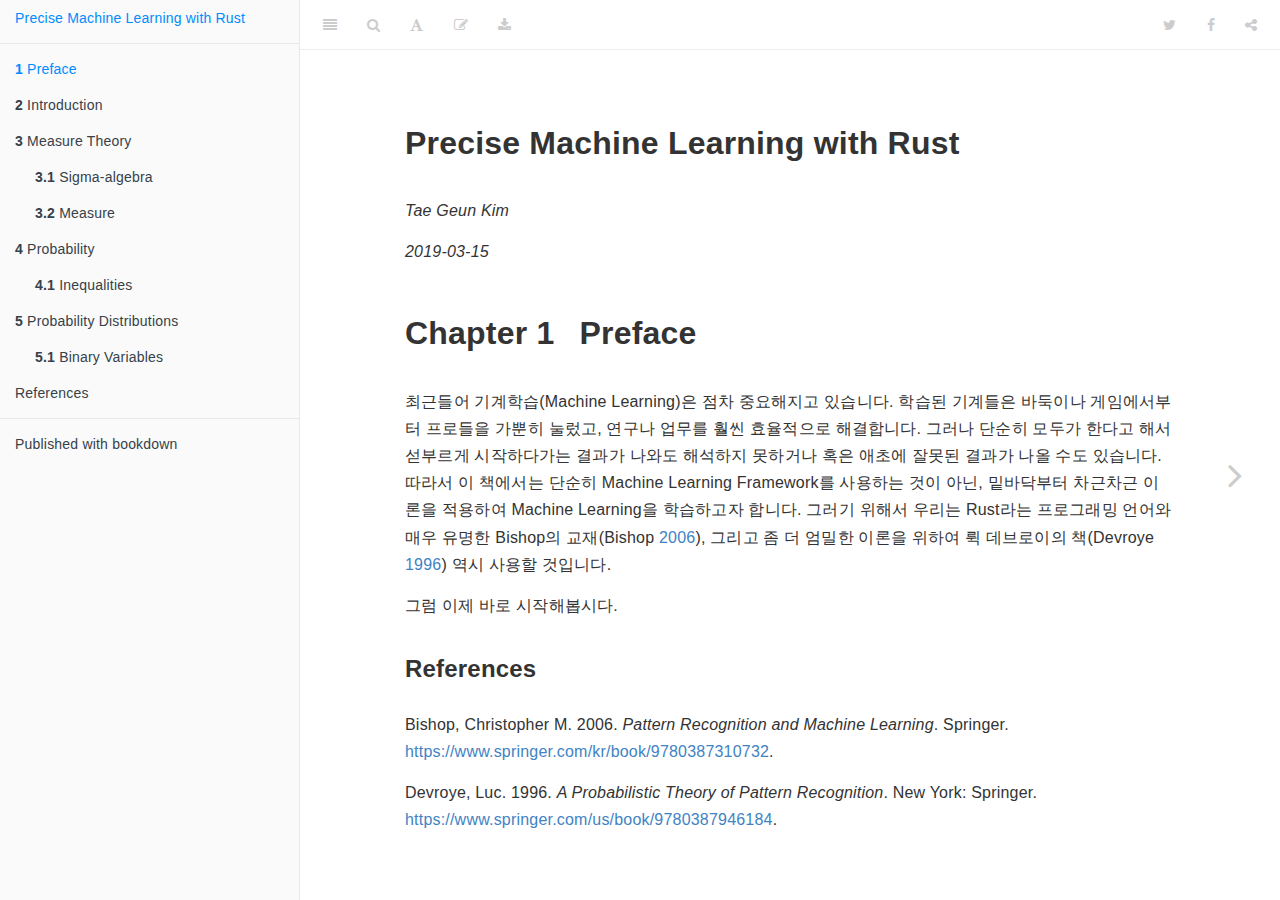
<file: docs/index.html>
<!DOCTYPE html>
<html >

<head>

  <meta charset="UTF-8">
  <meta http-equiv="X-UA-Compatible" content="IE=edge">
  <title>Precise Machine Learning with Rust</title>
  <meta name="description" content="This is a minimal example of using the bookdown package to write a book. The output format for this example is bookdown::gitbook.">
  <meta name="generator" content="bookdown  and GitBook 2.6.7">

  <meta property="og:title" content="Precise Machine Learning with Rust" />
  <meta property="og:type" content="book" />
  
  
  <meta property="og:description" content="This is a minimal example of using the bookdown package to write a book. The output format for this example is bookdown::gitbook." />
  <meta name="github-repo" content="axect/ML_with_Rust" />

  <meta name="twitter:card" content="summary" />
  <meta name="twitter:title" content="Precise Machine Learning with Rust" />
  
  <meta name="twitter:description" content="This is a minimal example of using the bookdown package to write a book. The output format for this example is bookdown::gitbook." />
  

<meta name="author" content="Tae Geun Kim">


<meta name="date" content="2019-03-15">

  <meta name="viewport" content="width=device-width, initial-scale=1">
  <meta name="apple-mobile-web-app-capable" content="yes">
  <meta name="apple-mobile-web-app-status-bar-style" content="black">
  
  

<link rel="next" href="intro.html">
<script src="libs/jquery-2.2.3/jquery.min.js"></script>
<link href="libs/gitbook-2.6.7/css/style.css" rel="stylesheet" />
<link href="libs/gitbook-2.6.7/css/plugin-table.css" rel="stylesheet" />
<link href="libs/gitbook-2.6.7/css/plugin-bookdown.css" rel="stylesheet" />
<link href="libs/gitbook-2.6.7/css/plugin-highlight.css" rel="stylesheet" />
<link href="libs/gitbook-2.6.7/css/plugin-search.css" rel="stylesheet" />
<link href="libs/gitbook-2.6.7/css/plugin-fontsettings.css" rel="stylesheet" />









<style type="text/css">
a.sourceLine { display: inline-block; line-height: 1.25; }
a.sourceLine { pointer-events: none; color: inherit; text-decoration: inherit; }
a.sourceLine:empty { height: 1.2em; }
.sourceCode { overflow: visible; }
code.sourceCode { white-space: pre; position: relative; }
div.sourceCode { margin: 1em 0; }
pre.sourceCode { margin: 0; }
@media screen {
div.sourceCode { overflow: auto; }
}
@media print {
code.sourceCode { white-space: pre-wrap; }
a.sourceLine { text-indent: -1em; padding-left: 1em; }
}
pre.numberSource a.sourceLine
  { position: relative; left: -4em; }
pre.numberSource a.sourceLine::before
  { content: attr(title);
    position: relative; left: -1em; text-align: right; vertical-align: baseline;
    border: none; pointer-events: all; display: inline-block;
    -webkit-touch-callout: none; -webkit-user-select: none;
    -khtml-user-select: none; -moz-user-select: none;
    -ms-user-select: none; user-select: none;
    padding: 0 4px; width: 4em;
    color: #aaaaaa;
  }
pre.numberSource { margin-left: 3em; border-left: 1px solid #aaaaaa;  padding-left: 4px; }
div.sourceCode
  {  }
@media screen {
a.sourceLine::before { text-decoration: underline; }
}
code span.al { color: #ff0000; font-weight: bold; } /* Alert */
code span.an { color: #60a0b0; font-weight: bold; font-style: italic; } /* Annotation */
code span.at { color: #7d9029; } /* Attribute */
code span.bn { color: #40a070; } /* BaseN */
code span.bu { } /* BuiltIn */
code span.cf { color: #007020; font-weight: bold; } /* ControlFlow */
code span.ch { color: #4070a0; } /* Char */
code span.cn { color: #880000; } /* Constant */
code span.co { color: #60a0b0; font-style: italic; } /* Comment */
code span.cv { color: #60a0b0; font-weight: bold; font-style: italic; } /* CommentVar */
code span.do { color: #ba2121; font-style: italic; } /* Documentation */
code span.dt { color: #902000; } /* DataType */
code span.dv { color: #40a070; } /* DecVal */
code span.er { color: #ff0000; font-weight: bold; } /* Error */
code span.ex { } /* Extension */
code span.fl { color: #40a070; } /* Float */
code span.fu { color: #06287e; } /* Function */
code span.im { } /* Import */
code span.in { color: #60a0b0; font-weight: bold; font-style: italic; } /* Information */
code span.kw { color: #007020; font-weight: bold; } /* Keyword */
code span.op { color: #666666; } /* Operator */
code span.ot { color: #007020; } /* Other */
code span.pp { color: #bc7a00; } /* Preprocessor */
code span.sc { color: #4070a0; } /* SpecialChar */
code span.ss { color: #bb6688; } /* SpecialString */
code span.st { color: #4070a0; } /* String */
code span.va { color: #19177c; } /* Variable */
code span.vs { color: #4070a0; } /* VerbatimString */
code span.wa { color: #60a0b0; font-weight: bold; font-style: italic; } /* Warning */
</style>

<link rel="stylesheet" href="style.css" type="text/css" />
</head>

<body>



  <div class="book without-animation with-summary font-size-2 font-family-1" data-basepath=".">

    <div class="book-summary">
      <nav role="navigation">

<ul class="summary">
<li><a href="./">Precise Machine Learning with Rust</a></li>

<li class="divider"></li>
<li class="chapter" data-level="1" data-path="index.html"><a href="index.html"><i class="fa fa-check"></i><b>1</b> Preface</a></li>
<li class="chapter" data-level="2" data-path="intro.html"><a href="intro.html"><i class="fa fa-check"></i><b>2</b> Introduction</a></li>
<li class="chapter" data-level="3" data-path="measuretheory.html"><a href="measuretheory.html"><i class="fa fa-check"></i><b>3</b> Measure Theory</a><ul>
<li class="chapter" data-level="3.1" data-path="measuretheory.html"><a href="measuretheory.html#sigma"><i class="fa fa-check"></i><b>3.1</b> Sigma-algebra</a></li>
<li class="chapter" data-level="3.2" data-path="measuretheory.html"><a href="measuretheory.html#measure"><i class="fa fa-check"></i><b>3.2</b> Measure</a></li>
</ul></li>
<li class="chapter" data-level="4" data-path="prob.html"><a href="prob.html"><i class="fa fa-check"></i><b>4</b> Probability</a><ul>
<li class="chapter" data-level="4.1" data-path="prob.html"><a href="prob.html#inequalities"><i class="fa fa-check"></i><b>4.1</b> Inequalities</a></li>
</ul></li>
<li class="chapter" data-level="5" data-path="dist.html"><a href="dist.html"><i class="fa fa-check"></i><b>5</b> Probability Distributions</a><ul>
<li class="chapter" data-level="5.1" data-path="dist.html"><a href="dist.html#binary-variables"><i class="fa fa-check"></i><b>5.1</b> Binary Variables</a><ul>
<li class="chapter" data-level="5.1.1" data-path="dist.html"><a href="dist.html#bernoulli-distribution"><i class="fa fa-check"></i><b>5.1.1</b> Bernoulli Distribution</a></li>
<li class="chapter" data-level="5.1.2" data-path="dist.html"><a href="dist.html#beta-distribution"><i class="fa fa-check"></i><b>5.1.2</b> Beta Distribution</a></li>
</ul></li>
</ul></li>
<li class="chapter" data-level="" data-path="references.html"><a href="references.html"><i class="fa fa-check"></i>References</a></li>
<li class="divider"></li>
<li><a href="https://github.com/rstudio/bookdown" target="blank">Published with bookdown</a></li>

</ul>

      </nav>
    </div>

    <div class="book-body">
      <div class="body-inner">
        <div class="book-header" role="navigation">
          <h1>
            <i class="fa fa-circle-o-notch fa-spin"></i><a href="./">Precise Machine Learning with Rust</a>
          </h1>
        </div>

        <div class="page-wrapper" tabindex="-1" role="main">
          <div class="page-inner">

            <section class="normal" id="section-">
<div id="header">
<h1 class="title">Precise Machine Learning with Rust</h1>
<p class="author"><em>Tae Geun Kim</em></p>
<p class="date"><em>2019-03-15</em></p>
</div>
<div id="preface" class="section level1">
<h1><span class="header-section-number">Chapter 1</span> Preface</h1>
<p>최근들어 기계학습(Machine Learning)은 점차 중요해지고 있습니다.
학습된 기계들은 바둑이나 게임에서부터 프로들을 가뿐히 눌렀고, 연구나 업무를 훨씬 효율적으로 해결합니다.
그러나 단순히 모두가 한다고 해서 섣부르게 시작하다가는 결과가 나와도 해석하지 못하거나 혹은 애초에 잘못된 결과가 나올 수도 있습니다.
따라서 이 책에서는 단순히 Machine Learning Framework를 사용하는 것이 아닌, 밑바닥부터 차근차근 이론을 적용하여 Machine Learning을 학습하고자 합니다.
그러기 위해서 우리는 Rust라는 프로그래밍 언어와 매우 유명한 Bishop의 교재<span class="citation">(Bishop <a href="#ref-bishop_2006" role="doc-biblioref">2006</a>)</span>, 그리고 좀 더 엄밀한 이론을 위하여
뤽 데브로이의 책<span class="citation">(Devroye <a href="#ref-devroye1996a" role="doc-biblioref">1996</a>)</span> 역시 사용할 것입니다.</p>
<p>그럼 이제 바로 시작해봅시다.</p>

</div>
<h3>References</h3>
<div id="refs" class="references">
<div id="ref-bishop_2006">
<p>Bishop, Christopher M. 2006. <em>Pattern Recognition and Machine Learning</em>. Springer. <a href="https://www.springer.com/kr/book/9780387310732">https://www.springer.com/kr/book/9780387310732</a>.</p>
</div>
<div id="ref-devroye1996a">
<p>Devroye, Luc. 1996. <em>A Probabilistic Theory of Pattern Recognition</em>. New York: Springer. <a href="https://www.springer.com/us/book/9780387946184">https://www.springer.com/us/book/9780387946184</a>.</p>
</div>
</div>
            </section>

          </div>
        </div>
      </div>

<a href="intro.html" class="navigation navigation-next navigation-unique" aria-label="Next page"><i class="fa fa-angle-right"></i></a>
    </div>
  </div>
<script src="libs/gitbook-2.6.7/js/app.min.js"></script>
<script src="libs/gitbook-2.6.7/js/lunr.js"></script>
<script src="libs/gitbook-2.6.7/js/plugin-search.js"></script>
<script src="libs/gitbook-2.6.7/js/plugin-sharing.js"></script>
<script src="libs/gitbook-2.6.7/js/plugin-fontsettings.js"></script>
<script src="libs/gitbook-2.6.7/js/plugin-bookdown.js"></script>
<script src="libs/gitbook-2.6.7/js/jquery.highlight.js"></script>
<script>
gitbook.require(["gitbook"], function(gitbook) {
gitbook.start({
"sharing": {
"github": false,
"facebook": true,
"twitter": true,
"google": false,
"linkedin": false,
"weibo": false,
"instapaper": false,
"vk": false,
"all": ["facebook", "google", "twitter", "linkedin", "weibo", "instapaper"]
},
"fontsettings": {
"theme": "white",
"family": "sans",
"size": 2
},
"edit": {
"link": "https://github.com/rstudio/bookdown-demo/edit/master/index.Rmd",
"text": "Edit"
},
"history": {
"link": null,
"text": null
},
"download": ["Precise_ML_with_Rust.pdf", "Precise_ML_with_Rust.epub"],
"toc": {
"collapse": "subsection"
}
});
});
</script>

<!-- dynamically load mathjax for compatibility with self-contained -->
<script>
  (function () {
    var script = document.createElement("script");
    script.type = "text/javascript";
    var src = "true";
    if (src === "" || src === "true") src = "https://mathjax.rstudio.com/latest/MathJax.js?config=TeX-MML-AM_CHTML";
    if (location.protocol !== "file:" && /^https?:/.test(src))
      src = src.replace(/^https?:/, '');
    script.src = src;
    document.getElementsByTagName("head")[0].appendChild(script);
  })();
</script>
</body>

</html>
</file>
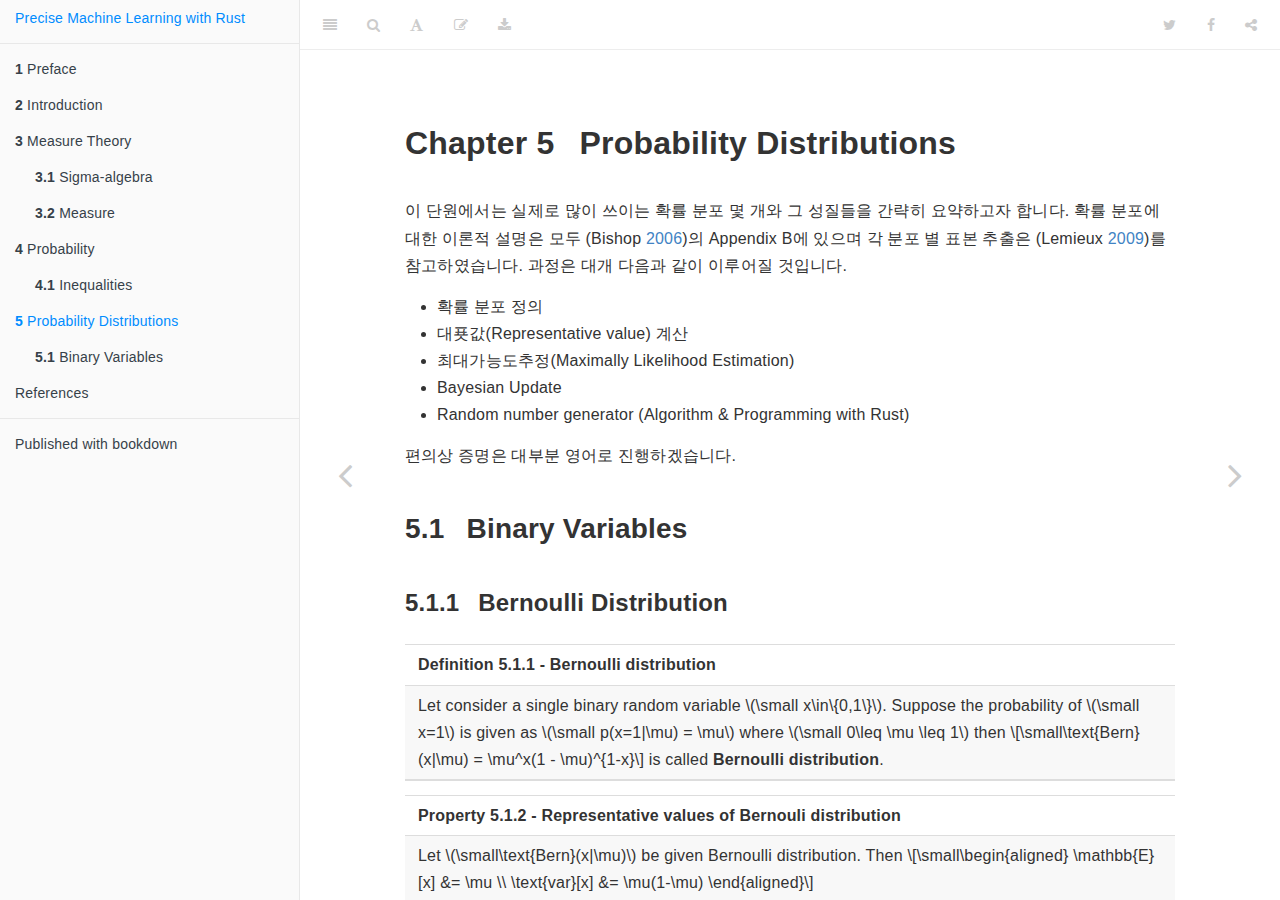
<file: docs/dist.html>
<!DOCTYPE html>
<html >

<head>

  <meta charset="UTF-8">
  <meta http-equiv="X-UA-Compatible" content="IE=edge">
  <title>Chapter 5 Probability Distributions | Precise Machine Learning with Rust</title>
  <meta name="description" content="This is a minimal example of using the bookdown package to write a book. The output format for this example is bookdown::gitbook.">
  <meta name="generator" content="bookdown  and GitBook 2.6.7">

  <meta property="og:title" content="Chapter 5 Probability Distributions | Precise Machine Learning with Rust" />
  <meta property="og:type" content="book" />
  
  
  <meta property="og:description" content="This is a minimal example of using the bookdown package to write a book. The output format for this example is bookdown::gitbook." />
  <meta name="github-repo" content="axect/ML_with_Rust" />

  <meta name="twitter:card" content="summary" />
  <meta name="twitter:title" content="Chapter 5 Probability Distributions | Precise Machine Learning with Rust" />
  
  <meta name="twitter:description" content="This is a minimal example of using the bookdown package to write a book. The output format for this example is bookdown::gitbook." />
  

<meta name="author" content="Tae Geun Kim">


<meta name="date" content="2019-03-15">

  <meta name="viewport" content="width=device-width, initial-scale=1">
  <meta name="apple-mobile-web-app-capable" content="yes">
  <meta name="apple-mobile-web-app-status-bar-style" content="black">
  
  
<link rel="prev" href="prob.html">
<link rel="next" href="references.html">
<script src="libs/jquery-2.2.3/jquery.min.js"></script>
<link href="libs/gitbook-2.6.7/css/style.css" rel="stylesheet" />
<link href="libs/gitbook-2.6.7/css/plugin-table.css" rel="stylesheet" />
<link href="libs/gitbook-2.6.7/css/plugin-bookdown.css" rel="stylesheet" />
<link href="libs/gitbook-2.6.7/css/plugin-highlight.css" rel="stylesheet" />
<link href="libs/gitbook-2.6.7/css/plugin-search.css" rel="stylesheet" />
<link href="libs/gitbook-2.6.7/css/plugin-fontsettings.css" rel="stylesheet" />









<style type="text/css">
a.sourceLine { display: inline-block; line-height: 1.25; }
a.sourceLine { pointer-events: none; color: inherit; text-decoration: inherit; }
a.sourceLine:empty { height: 1.2em; }
.sourceCode { overflow: visible; }
code.sourceCode { white-space: pre; position: relative; }
div.sourceCode { margin: 1em 0; }
pre.sourceCode { margin: 0; }
@media screen {
div.sourceCode { overflow: auto; }
}
@media print {
code.sourceCode { white-space: pre-wrap; }
a.sourceLine { text-indent: -1em; padding-left: 1em; }
}
pre.numberSource a.sourceLine
  { position: relative; left: -4em; }
pre.numberSource a.sourceLine::before
  { content: attr(title);
    position: relative; left: -1em; text-align: right; vertical-align: baseline;
    border: none; pointer-events: all; display: inline-block;
    -webkit-touch-callout: none; -webkit-user-select: none;
    -khtml-user-select: none; -moz-user-select: none;
    -ms-user-select: none; user-select: none;
    padding: 0 4px; width: 4em;
    color: #aaaaaa;
  }
pre.numberSource { margin-left: 3em; border-left: 1px solid #aaaaaa;  padding-left: 4px; }
div.sourceCode
  {  }
@media screen {
a.sourceLine::before { text-decoration: underline; }
}
code span.al { color: #ff0000; font-weight: bold; } /* Alert */
code span.an { color: #60a0b0; font-weight: bold; font-style: italic; } /* Annotation */
code span.at { color: #7d9029; } /* Attribute */
code span.bn { color: #40a070; } /* BaseN */
code span.bu { } /* BuiltIn */
code span.cf { color: #007020; font-weight: bold; } /* ControlFlow */
code span.ch { color: #4070a0; } /* Char */
code span.cn { color: #880000; } /* Constant */
code span.co { color: #60a0b0; font-style: italic; } /* Comment */
code span.cv { color: #60a0b0; font-weight: bold; font-style: italic; } /* CommentVar */
code span.do { color: #ba2121; font-style: italic; } /* Documentation */
code span.dt { color: #902000; } /* DataType */
code span.dv { color: #40a070; } /* DecVal */
code span.er { color: #ff0000; font-weight: bold; } /* Error */
code span.ex { } /* Extension */
code span.fl { color: #40a070; } /* Float */
code span.fu { color: #06287e; } /* Function */
code span.im { } /* Import */
code span.in { color: #60a0b0; font-weight: bold; font-style: italic; } /* Information */
code span.kw { color: #007020; font-weight: bold; } /* Keyword */
code span.op { color: #666666; } /* Operator */
code span.ot { color: #007020; } /* Other */
code span.pp { color: #bc7a00; } /* Preprocessor */
code span.sc { color: #4070a0; } /* SpecialChar */
code span.ss { color: #bb6688; } /* SpecialString */
code span.st { color: #4070a0; } /* String */
code span.va { color: #19177c; } /* Variable */
code span.vs { color: #4070a0; } /* VerbatimString */
code span.wa { color: #60a0b0; font-weight: bold; font-style: italic; } /* Warning */
</style>

<link rel="stylesheet" href="style.css" type="text/css" />
</head>

<body>



  <div class="book without-animation with-summary font-size-2 font-family-1" data-basepath=".">

    <div class="book-summary">
      <nav role="navigation">

<ul class="summary">
<li><a href="./">Precise Machine Learning with Rust</a></li>

<li class="divider"></li>
<li class="chapter" data-level="1" data-path="index.html"><a href="index.html"><i class="fa fa-check"></i><b>1</b> Preface</a></li>
<li class="chapter" data-level="2" data-path="intro.html"><a href="intro.html"><i class="fa fa-check"></i><b>2</b> Introduction</a></li>
<li class="chapter" data-level="3" data-path="measuretheory.html"><a href="measuretheory.html"><i class="fa fa-check"></i><b>3</b> Measure Theory</a><ul>
<li class="chapter" data-level="3.1" data-path="measuretheory.html"><a href="measuretheory.html#sigma"><i class="fa fa-check"></i><b>3.1</b> Sigma-algebra</a></li>
<li class="chapter" data-level="3.2" data-path="measuretheory.html"><a href="measuretheory.html#measure"><i class="fa fa-check"></i><b>3.2</b> Measure</a></li>
</ul></li>
<li class="chapter" data-level="4" data-path="prob.html"><a href="prob.html"><i class="fa fa-check"></i><b>4</b> Probability</a><ul>
<li class="chapter" data-level="4.1" data-path="prob.html"><a href="prob.html#inequalities"><i class="fa fa-check"></i><b>4.1</b> Inequalities</a></li>
</ul></li>
<li class="chapter" data-level="5" data-path="dist.html"><a href="dist.html"><i class="fa fa-check"></i><b>5</b> Probability Distributions</a><ul>
<li class="chapter" data-level="5.1" data-path="dist.html"><a href="dist.html#binary-variables"><i class="fa fa-check"></i><b>5.1</b> Binary Variables</a><ul>
<li class="chapter" data-level="5.1.1" data-path="dist.html"><a href="dist.html#bernoulli-distribution"><i class="fa fa-check"></i><b>5.1.1</b> Bernoulli Distribution</a></li>
<li class="chapter" data-level="5.1.2" data-path="dist.html"><a href="dist.html#beta-distribution"><i class="fa fa-check"></i><b>5.1.2</b> Beta Distribution</a></li>
</ul></li>
</ul></li>
<li class="chapter" data-level="" data-path="references.html"><a href="references.html"><i class="fa fa-check"></i>References</a></li>
<li class="divider"></li>
<li><a href="https://github.com/rstudio/bookdown" target="blank">Published with bookdown</a></li>

</ul>

      </nav>
    </div>

    <div class="book-body">
      <div class="body-inner">
        <div class="book-header" role="navigation">
          <h1>
            <i class="fa fa-circle-o-notch fa-spin"></i><a href="./">Precise Machine Learning with Rust</a>
          </h1>
        </div>

        <div class="page-wrapper" tabindex="-1" role="main">
          <div class="page-inner">

            <section class="normal" id="section-">
<div id="dist" class="section level1">
<h1><span class="header-section-number">Chapter 5</span> Probability Distributions</h1>
<p>이 단원에서는 실제로 많이 쓰이는 확률 분포 몇 개와 그 성질들을 간략히 요약하고자 합니다.
확률 분포에 대한 이론적 설명은 모두 <span class="citation">(Bishop <a href="#ref-bishop_2006" role="doc-biblioref">2006</a>)</span>의 Appendix B에 있으며 각 분포 별 표본 추출은 <span class="citation">(Lemieux <a href="#ref-lemiux2009" role="doc-biblioref">2009</a>)</span>를 참고하였습니다.
과정은 대개 다음과 같이 이루어질 것입니다.</p>
<ul>
<li>확률 분포 정의</li>
<li>대푯값(Representative value) 계산</li>
<li>최대가능도추정(Maximally Likelihood Estimation)</li>
<li>Bayesian Update</li>
<li>Random number generator (Algorithm &amp; Programming with Rust)</li>
</ul>
<p>편의상 증명은 대부분 영어로 진행하겠습니다.</p>
<div id="binary-variables" class="section level2">
<h2><span class="header-section-number">5.1</span> Binary Variables</h2>
<div id="bernoulli-distribution" class="section level3">
<h3><span class="header-section-number">5.1.1</span> Bernoulli Distribution</h3>
<table>
<colgroup>
<col width="100%" />
</colgroup>
<tbody>
<tr class="odd">
<td align="left"><strong>Definition 5.1.1 - Bernoulli distribution</strong></td>
</tr>
<tr class="even">
<td align="left">Let consider a single binary random variable <span class="math inline">\(\small x\in\{0,1\}\)</span>.
Suppose the probability of <span class="math inline">\(\small x=1\)</span> is given as <span class="math inline">\(\small p(x=1|\mu) = \mu\)</span> where
<span class="math inline">\(\small 0\leq \mu \leq 1\)</span> then
<span class="math display">\[\small\text{Bern}(x|\mu) = \mu^x(1 - \mu)^{1-x}\]</span>
is called <strong>Bernoulli distribution</strong>.</td>
</tr>
</tbody>
</table>
<table>
<colgroup>
<col width="100%" />
</colgroup>
<tbody>
<tr class="odd">
<td align="left"><strong>Property 5.1.2 - Representative values of Bernouli distribution</strong></td>
</tr>
<tr class="even">
<td align="left">Let <span class="math inline">\(\small\text{Bern}(x|\mu)\)</span> be given Bernoulli distribution. Then
<span class="math display">\[\small\begin{aligned}
\mathbb{E}[x] &amp;= \mu \\
\text{var}[x] &amp;= \mu(1-\mu)
\end{aligned}\]</span></td>
</tr>
</tbody>
</table>
<table>
<colgroup>
<col width="100%" />
</colgroup>
<tbody>
<tr class="odd">
<td align="left"><strong>Theorem 5.1.3 - MLE for Bernoulli distribution</strong></td>
</tr>
<tr class="even">
<td align="left">Let <span class="math inline">\(\small\mathcal{D} = \{x_1, \cdots, x_N\}\)</span> be <em>i.i.d</em> data belong to
<span class="math inline">\(\small\text{Bern}(x|\mu)\)</span>. Applying maximally likelihood estimation, then
<span class="math display">\[\small\mu_{ML} = \frac{1}{N}\sum_{i=1}^N x_n \]</span></td>
</tr>
</tbody>
</table>
<p><strong>Proof for Thm 5.1.3</strong></p>
<p>Since there is <em>i.i.d</em> assumption, the likelihood given as
<span class="math display">\[\small p(\mathcal{D}|\mu) = \prod_{n=1}^N p(x_n | \mu) = \prod_{n=1}^N \mu^{x_n} (1 - \mu)^{1-x_n}\]</span>
For convenience, let’s obtain log likelihood.
<span class="math display">\[\small\begin{aligned}
    \ln p(\mathcal{D}| \mu) = \sum_{n=1}^N \ln p(x_n | \mu) &amp;= \sum_{n=1}^N \left\{x_n \ln \mu + (1-x_n)\ln(1-\mu) \right\}\\
    &amp;= \ln \mu \sum_{n=1}^N x_n + \ln(1-\mu) \sum_{n=1}^N (1-x_n) \\
    &amp;= (\ln\mu - \ln(1-\mu))\sum_{n=1}^N x_n + N \ln(1-\mu)
\end{aligned}\]</span>
Then for MLE, let’s differentiate log likelihood with <span class="math inline">\(\mu\)</span>.
<span class="math display">\[\small\frac{\partial}{\partial \mu}\ln p(\mathcal{D}|\mu) = \frac{1}{\mu}\sum_{n=1}^N x_n - \frac{1}{1-\mu}\sum_{n=1}^N (1 - x_n) = 0\]</span>
Therefore we can find <span class="math inline">\(\small \mu_{ML}\)</span>.
<span class="math display">\[\small\therefore\,\mu_{ML} = \frac{1}{N}\sum_{n=1}^N x_n\]</span></p>
<p>이번에는 균등 분포(Uniform distribution)로 부터 베르누이 분포를 구현해보도록 하겠습니다.</p>
<table>
<colgroup>
<col width="100%" />
</colgroup>
<tbody>
<tr class="odd">
<td align="left"><strong>Algorithm 5.1.4 - Uniform to Bernoulli</strong></td>
</tr>
<tr class="even">
<td align="left">We want to generate <span class="math inline">\(\small X \sim \text{Bern}(x | \mu)\)</span>. <br/>
1. Generate <span class="math inline">\(\small U \sim \text{Unif}(0,1)\)</span> <br/>
2. If <span class="math inline">\(\small U \leq \mu\)</span> where <span class="math inline">\(\mu \in [0, 1]\)</span> then <span class="math inline">\(X = 1\)</span> else <span class="math inline">\(X = 0\)</span>.</td>
</tr>
</tbody>
</table>
<p>이 간단한 알고리즘을 Rust를 이용해서 나타내면 다음과 같습니다.</p>
<pre class="sourceCode rust"><code class="sourceCode rust"><span class="co">// Generate 100 samples of Bern(x|0.1)</span>
<span class="kw">extern</span> <span class="kw">crate</span> rand;
<span class="kw">use</span> <span class="kw">self</span>::<span class="pp">rand::prelude::</span>*;

<span class="kw">fn</span> main() <span class="op">{</span>
    <span class="kw">let</span> sample_size = <span class="dv">100</span>;
    <span class="kw">let</span> <span class="kw">mut</span> rng = thread_rng();
    <span class="kw">let</span> <span class="kw">mut</span> v = <span class="pp">vec!</span><span class="op">[</span><span class="dv">0usize</span>; <span class="dv">100</span><span class="op">]</span>;
    <span class="kw">let</span> mu: <span class="dt">f64</span> = <span class="dv">0.1</span>;

    <span class="kw">for</span> i <span class="kw">in</span> <span class="dv">0</span> .. sample_size <span class="op">{</span>
        <span class="kw">let</span> u = rng.gen_range(<span class="dv">0f64</span>, <span class="dv">1f64</span>);
        <span class="kw">if</span> u &lt;= mu <span class="op">{</span>
            v<span class="op">[</span>i<span class="op">]</span> = <span class="dv">1</span>;
        <span class="op">}</span> <span class="kw">else</span> <span class="op">{</span>
            v<span class="op">[</span>i<span class="op">]</span> = <span class="dv">0</span>;
        <span class="op">}</span>
    <span class="op">}</span>

    <span class="pp">println!</span>(<span class="st">&quot;Samples:</span><span class="sc">\n</span><span class="st">{:?}&quot;</span>, v);
<span class="op">}</span></code></pre>
<p>이미 구현되어 있는 라이브러리인 <a href="https://crates.io/crates/peroxide">Peroxide</a>을 사용한 결과는 다음과 같습니다.</p>
<pre class="sourceCode rust"><code class="sourceCode rust"><span class="kw">extern</span> <span class="kw">crate</span> peroxide;
<span class="kw">use</span> <span class="pp">peroxide::</span>*;

<span class="kw">fn</span> main() <span class="op">{</span>
    <span class="kw">let</span> b = Bernoulli(<span class="dv">0.1</span>);
    <span class="kw">let</span> b_samples = b.sample(<span class="dv">100</span>);
    b.print();
<span class="op">}</span></code></pre>
</div>
<div id="beta-distribution" class="section level3">
<h3><span class="header-section-number">5.1.2</span> Beta Distribution</h3>
<table>
<colgroup>
<col width="100%" />
</colgroup>
<tbody>
<tr class="odd">
<td align="left"><strong>Definition 5.1.5 - Beta Distribution</strong></td>
</tr>
<tr class="even">
<td align="left"><strong>The Beta distribution</strong> is a family of continuous probability distributions
defined on the interval <span class="math inline">\(\small[0, 1]\)</span> parametrized by two positive shape parameters,
denoted by <span class="math inline">\(\small\alpha\)</span> and <span class="math inline">\(\small\beta\)</span> :
<span class="math display">\[\small \text{Beta}(\mu | \alpha, \beta) = \frac{\Gamma(\alpha + \beta)}{\Gamma(\alpha)\Gamma(\beta)} \mu^{\alpha-1}(1-\mu)^{\beta - 1}\]</span></td>
</tr>
</tbody>
</table>
<table>
<colgroup>
<col width="100%" />
</colgroup>
<tbody>
<tr class="odd">
<td align="left"><strong>Property 5.1.6 - Normalization of Beta distribution</strong></td>
</tr>
<tr class="even">
<td align="left"><span class="math display">\[\small \int_0^1 \text{Beta}(\mu | \alpha, \beta) d\mu = 1\]</span></td>
</tr>
</tbody>
</table>
<p><strong>Proof for Prop 5.1.6</strong></p>
<p>To prove this, we should show next relation.
<span class="math display">\[\small \int_0^1 \mu^{\alpha - 1}(1 - \mu)^{\beta - 1}d\mu = \frac{\Gamma(\alpha)\Gamma(\beta)}{\Gamma(\alpha + \beta)}\]</span>
Then let’s start proof.
<span class="math display">\[\small\begin{aligned}
    \Gamma(\alpha)\Gamma(\beta) &amp;= \int_0^\infty \mu^{\alpha - 1}e^{-\mu}d\mu \int_0^\infty \nu^{\beta - 1}e^{-\nu}d\nu \\
    &amp;= \int_0^\infty \int_0^\infty \mu^{\alpha - 1}\nu^{\beta-1}e^{-(\mu + \nu)} d\mu d\nu \\
    &amp;= \int_0^\infty \left(\int_\mu^\infty \mu^{\alpha-1}(t-\mu)^{\beta - 1} e^{-t} dt\right)d\mu \\
\end{aligned}\]</span></p>
<p>For last line of above equations, I used the substitution <span class="math inline">\(t = \mu + \nu,~ dt = d\nu\)</span>.
Next, let change order of integration.
<span class="math display">\[\small\begin{aligned}
    \Gamma(\alpha)\Gamma(\beta) &amp;= \int_0^\infty \left(\int_0^t \mu^{\alpha-1}(t-\mu)^{\beta-1}d\mu\right)e^{-t}dt \\
    &amp;= \int_0^\infty \left(\int_0^1 (t\mu&#39;)^{\alpha-1}t^{\beta-1}(1-\mu&#39;)^{\beta-1}t d\mu&#39;\right)e^{-t}dt \\
    &amp;= \int_0^\infty \left(\int_0^1 t^{\alpha + \beta - 1} \mu&#39;^{\alpha-1} (1- \mu&#39;)^{\beta-1} d\mu&#39;\right)e^{-t}dt \\
    &amp;= \int_0^\infty t^{\alpha + \beta - 1} e^{-t}dt \cdot \int_0^1 \mu&#39;^{\alpha-1}(1-\mu&#39;)^{\beta-1}d\mu&#39;
\end{aligned}\]</span></p>
<p><span class="math display">\[\small\therefore \int_{0}^1 \mu^{\alpha - 1}(1-\mu)^{\beta-1}d\mu = \frac{\Gamma(\alpha)\Gamma(\beta)}{\Gamma(\alpha + \beta)}\]</span></p>
<p>Then proof is finish.</p>
<table>
<colgroup>
<col width="100%" />
</colgroup>
<tbody>
<tr class="odd">
<td align="left"><strong>Property 5.1.7 - Representative values of Beta distribution</strong></td>
</tr>
<tr class="even">
<td align="left">Let <span class="math inline">\(\small\text{Beta}(\mu | \alpha, \beta)\)</span> be a given Beta distribution, then
<span class="math display">\[\small\begin{aligned}
\mathbb{E}[\mu] &amp;= \frac{\alpha}{\alpha + \beta} \\
\text{var}[\mu] &amp;= \frac{\alpha \beta}{(\alpha + \beta)^2(\alpha + \beta + 1)} \\
\text{mode}[\mu] &amp;= \frac{\alpha - 1}{\alpha + \beta - 2}
\end{aligned}\]</span></td>
</tr>
</tbody>
</table>
<p><strong>Proof for prop 5.1.7</strong></p>
<p>First, let’s see expectation value.
<span class="math display">\[\small\begin{aligned}
    \mathbb{E}[\mu] &amp;= \int_0^1 \mu \cdot \text{Beta}(\mu|\alpha, \beta)d\mu \\
    &amp;= \frac{\Gamma(\alpha + \beta)}{\Gamma(\alpha)\Gamma(\beta)} \int_0^1 \mu \cdot \mu^{\alpha - 1}(1 - \mu)^{\beta - 1} d\mu \\
    &amp;= \frac{\Gamma(\alpha + \beta)}{\Gamma(\alpha)\Gamma(\beta)} \int_0^1 \mu^{\alpha}(1-\mu)^{\beta-1}d\mu \\
    &amp;= \frac{\Gamma(\alpha + \beta)}{\Gamma(\alpha)\Gamma(\beta)} \cdot \frac{\Gamma(\alpha + 1)\Gamma(\beta)}{\Gamma(\alpha + \beta + 1)} \\
    &amp;= \frac{\alpha}{\alpha + \beta}
\end{aligned}\]</span></p>
<p>Next, see variation.
<span class="math display">\[\small\begin{aligned}
    \text{var}[\mu] &amp;= \int_0^1 \mu^2 \cdot \text{Beta}(\mu | \alpha, \beta)d\mu - \left(\frac{\alpha}{\alpha + \beta}\right)^2 \\
    &amp;= \frac{\Gamma(\alpha + \beta)}{\Gamma(\alpha)\Gamma(\beta)} \cdot \frac{\Gamma(\alpha + 2)\Gamma(\beta)}{\Gamma(\alpha + \beta + 2)} - \left(\frac{\alpha}{\alpha + \beta}\right)^2 \\
    &amp;= \frac{\alpha(\alpha + 1)}{(\alpha + \beta)(\alpha + \beta + 1)} - \left(\frac{\alpha}{\alpha + \beta}\right)^2 \\
    &amp;= \frac{\alpha \beta}{(\alpha + \beta)^2(\alpha + \beta + 1)}
\end{aligned}\]</span></p>
<p>Before viewing mode, we should differentiate Beta distribution under specific condition. <span class="math inline">\(\small(\alpha, \beta &gt; 1)\)</span>.
<span class="math display">\[\small \frac{\partial}{\partial \mu}\text{Beta}(\mu | \alpha, \beta) = \frac{\Gamma(\alpha + \beta)}{\Gamma(\alpha)\Gamma(\beta)} \left((\alpha- 1) \mu^{\alpha - 2}(1 - \mu)^{\beta - 1} - (\beta - 1)\mu^{\alpha - 1}(1 - \mu)^{\beta - 2} \right)\]</span></p>
<p>Thus, we can find value of <span class="math inline">\(\mu\)</span> directly.
<span class="math display">\[\small\begin{aligned}
    &amp;(\alpha - 1)(1 - \mu) - (\beta - 1)\mu = 0 \\
    \Rightarrow ~ &amp;\mu = \frac{\alpha - 1}{\alpha + \beta - 2}
\end{aligned}\]</span></p>
<table>
<colgroup>
<col width="100%" />
</colgroup>
<tbody>
<tr class="odd">
<td align="left"><strong>Algorithm 5.1.8 - Acceptance Rejection Method</strong></td>
</tr>
<tr class="even">
<td align="left">For given pdf <span class="math inline">\(\small \varphi(x)\)</span> which is defined on <span class="math inline">\(\small \mathcal{D}\)</span>, let <span class="math inline">\(\small t(x)\)</span> be a function
such that <span class="math inline">\(\small t(x) \geq \varphi(x), ~\forall x \in \mathcal{D}\)</span> with next property:
<span class="math display">\[\small T = \int_{\mathcal{D}} t(x) dx \geq  \int_{\mathcal{D}} \varphi(x) dx = 1\]</span>
Since <span class="math inline">\(\displaystyle\small r(x) \equiv \frac{t(x)}{T}\)</span> is density function, we generate <span class="math inline">\(\small r(x)\)</span> instead of <span class="math inline">\(\small t(x)\)</span> with following procedure:<br/>
1. Generate <span class="math inline">\(\small Y\)</span> having density <span class="math inline">\(\small r(x)\)</span>.<br/>
2. Generate <span class="math inline">\(\small U \sim \text{Unif}(0,1)\)</span>, independent of <span class="math inline">\(\small Y\)</span>.<br/>
3. If <span class="math inline">\(\displaystyle \small U \leq \frac{\varphi(Y)}{t(Y)}\)</span>, then return <span class="math inline">\(\small X=Y\)</span>; otherwise go back to step 1.</td>
</tr>
</tbody>
</table>
<p><strong>Proof for Algorithm 5.1.8</strong></p>
<p>Through above 3 steps, we can generate the pair <span class="math inline">\(\small (Y,U)\)</span>.
To be accepted, a pair must satisfy <span class="math inline">\(\displaystyle\small U \leq \frac{\varphi(Y)}{t(Y)}\)</span>.
Thus, pdf of <span class="math inline">\(\small X\)</span> is equivalent to pdf of <span class="math inline">\(\small(Y|U \leq \varphi(Y) / t(Y))\)</span>. Therefore,</p>
<p><span class="math display">\[\small P(X\leq x) = P\left(Y\leq x \left\lvert U\leq  \frac{\varphi(Y)}{t(Y)}\right.\right) = \frac{P(Y\leq x, U\leq\varphi(Y)/t(Y))}{P(U\leq \varphi(Y)/t(Y))}\]</span></p>
<p>And we can find what the RHS is.</p>
<p><span class="math display">\[\small \begin{aligned}
  P\left(Y\leq x, U\leq \frac{\varphi(Y)}{t(Y)}\right) &amp;= \int_{-\infty}^{x} P\left( U \leq \frac{\varphi(y)}{t(y)}\right) r(y) dy = \int_{-\infty}^{x} \frac{\varphi(y)}{t(y)}r(y) dy \\
  &amp;= \frac{1}{T}\int_{-\infty}^x \varphi(y) dy = \frac{F(x)}{T}
  \end{aligned}\]</span></p>
<p><span class="math display">\[\small P\left(U \leq \frac{\varphi(Y)}{t(Y)} \right) = \int_{-\infty}^{\infty} \frac{\varphi(y)}{t(y)}r(y) dy = \frac{1}{T}\]</span></p>
<p>Therefore the CDF of <span class="math inline">\(\small X\)</span> becomes <span class="math inline">\(\small F(x)\)</span> which is CDF corresponding to <span class="math inline">\(\small \varphi(x)\)</span>.</p>
<p><br/></p>
<p>이제 증명도 마쳤으니 이 알고리즘을 구현해봅시다.</p>
<pre class="sourceCode rust"><code class="sourceCode rust"><span class="kw">extern</span> <span class="kw">crate</span> rand;
<span class="kw">extern</span> <span class="kw">crate</span> peroxide;

<span class="kw">use</span> <span class="pp">rand::prelude::</span>*                   <span class="co">// For RNG</span>
<span class="kw">use</span> <span class="pp">peroxide::special::function::</span>beta; <span class="co">// For Beta function</span>

<span class="kw">fn</span> main() <span class="op">{</span>
    <span class="co">// For Beta(x | 3, 2)</span>
    <span class="kw">let</span> a = <span class="dv">3f64</span>;
    <span class="kw">let</span> b = <span class="dv">2f64</span>;
    <span class="kw">let</span> n = <span class="dv">100usize</span>; <span class="co">// For 100 samples</span>
    
    <span class="co">// Two independent RNG</span>
    <span class="kw">let</span> <span class="kw">mut</span> rng1 = thread_rng();
    <span class="kw">let</span> <span class="kw">mut</span> rng2 = thread_rng();
    
    <span class="kw">let</span> <span class="kw">mut</span> result = <span class="pp">vec!</span><span class="op">[</span><span class="dv">0f64</span>; n<span class="op">]</span>;
    <span class="kw">let</span> <span class="kw">mut</span> iter_num = <span class="dv">0usize</span>;

    <span class="co">// To construct t(x) -&gt; t(x) = T (constant function)</span>
    <span class="co">// T &gt;= φ(x), ∀x ∈ D =&gt; T = mode</span>
    <span class="co">// r(x) = t(x)/T = 1  ~ Unif(0,1)</span>
    <span class="kw">let</span> mode_x = (a - <span class="dv">1f64</span>) / (a + b - <span class="dv">2f64</span>);
    <span class="kw">let</span> mode = beta_pdf(mode_x); 

    <span class="kw">while</span> iter_num &lt; n <span class="op">{</span>
        <span class="co">// 1. Y ~ Unif(0, 1)</span>
        <span class="kw">let</span> u1 = rng1.gen_range(<span class="dv">0f64</span>, <span class="dv">1f64</span>);

        <span class="co">// 2. U ~ Unif(0, 1)</span>
        <span class="kw">let</span> u2 = rng2.gen_range(<span class="dv">0f64</span>, <span class="dv">1f64</span>);

        <span class="co">// 3. U &lt;= varphi(Y) / t(Y) </span>
        <span class="kw">if</span> u2 &lt;= beta_pdf(u1) / c <span class="op">{</span>
            v<span class="op">[</span>iter_num<span class="op">]</span> = u1;
            iter_num += <span class="dv">1</span>;
        <span class="op">}</span>
    <span class="op">}</span>
    <span class="pp">println!</span>(<span class="st">&quot;{:?}&quot;</span>, v);
<span class="op">}</span>

<span class="kw">fn</span> beta_pdf(x: <span class="dt">f64</span>, a: <span class="dt">f64</span>, b: <span class="dt">f64</span>) -&gt; <span class="dt">f64</span> <span class="op">{</span>
    <span class="dv">1f64</span> / beta(a, b)
        * x.powf(a - <span class="dv">1f64</span>)
        * (<span class="dv">1f64</span> - x).powf(b - <span class="dv">1f64</span>)
<span class="op">}</span></code></pre>
<p>다음은 <code>Peroxide</code> 라이브러리에서의 위와 동일한 코드 사용법 입니다.
(내부 구현도 동일합니다.)</p>
<pre class="sourceCode rust"><code class="sourceCode rust"><span class="kw">extern</span> <span class="kw">crate</span> peroxide;
<span class="kw">use</span> <span class="pp">peroxide::</span>*;

<span class="kw">fn</span> main() <span class="op">{</span>
    <span class="kw">let</span> beta = Beta(<span class="dv">3</span>, <span class="dv">2</span>);
    beta.sample(<span class="dv">100</span>).print();
<span class="op">}</span></code></pre>

</div>
</div>
</div>
<h3>References</h3>
<div id="refs" class="references">
<div id="ref-bishop_2006">
<p>Bishop, Christopher M. 2006. <em>Pattern Recognition and Machine Learning</em>. Springer. <a href="https://www.springer.com/kr/book/9780387310732">https://www.springer.com/kr/book/9780387310732</a>.</p>
</div>
<div id="ref-lemiux2009">
<p>Lemieux, Christiane. 2009. <em>Monte Carlo and Quasi-Monte Carlo Sampling</em>. 1st ed. Springer Series in Statistics. Springer-Verlag New York. <a href="https://www.springer.com/us/book/9780387781648">https://www.springer.com/us/book/9780387781648</a>.</p>
</div>
</div>
            </section>

          </div>
        </div>
      </div>
<a href="prob.html" class="navigation navigation-prev " aria-label="Previous page"><i class="fa fa-angle-left"></i></a>
<a href="references.html" class="navigation navigation-next " aria-label="Next page"><i class="fa fa-angle-right"></i></a>
    </div>
  </div>
<script src="libs/gitbook-2.6.7/js/app.min.js"></script>
<script src="libs/gitbook-2.6.7/js/lunr.js"></script>
<script src="libs/gitbook-2.6.7/js/plugin-search.js"></script>
<script src="libs/gitbook-2.6.7/js/plugin-sharing.js"></script>
<script src="libs/gitbook-2.6.7/js/plugin-fontsettings.js"></script>
<script src="libs/gitbook-2.6.7/js/plugin-bookdown.js"></script>
<script src="libs/gitbook-2.6.7/js/jquery.highlight.js"></script>
<script>
gitbook.require(["gitbook"], function(gitbook) {
gitbook.start({
"sharing": {
"github": false,
"facebook": true,
"twitter": true,
"google": false,
"linkedin": false,
"weibo": false,
"instapaper": false,
"vk": false,
"all": ["facebook", "google", "twitter", "linkedin", "weibo", "instapaper"]
},
"fontsettings": {
"theme": "white",
"family": "sans",
"size": 2
},
"edit": {
"link": "https://github.com/rstudio/bookdown-demo/edit/master/04-distribution.Rmd",
"text": "Edit"
},
"history": {
"link": null,
"text": null
},
"download": ["Precise_ML_with_Rust.pdf", "Precise_ML_with_Rust.epub"],
"toc": {
"collapse": "subsection"
}
});
});
</script>

<!-- dynamically load mathjax for compatibility with self-contained -->
<script>
  (function () {
    var script = document.createElement("script");
    script.type = "text/javascript";
    var src = "true";
    if (src === "" || src === "true") src = "https://mathjax.rstudio.com/latest/MathJax.js?config=TeX-MML-AM_CHTML";
    if (location.protocol !== "file:" && /^https?:/.test(src))
      src = src.replace(/^https?:/, '');
    script.src = src;
    document.getElementsByTagName("head")[0].appendChild(script);
  })();
</script>
</body>

</html>
</file>
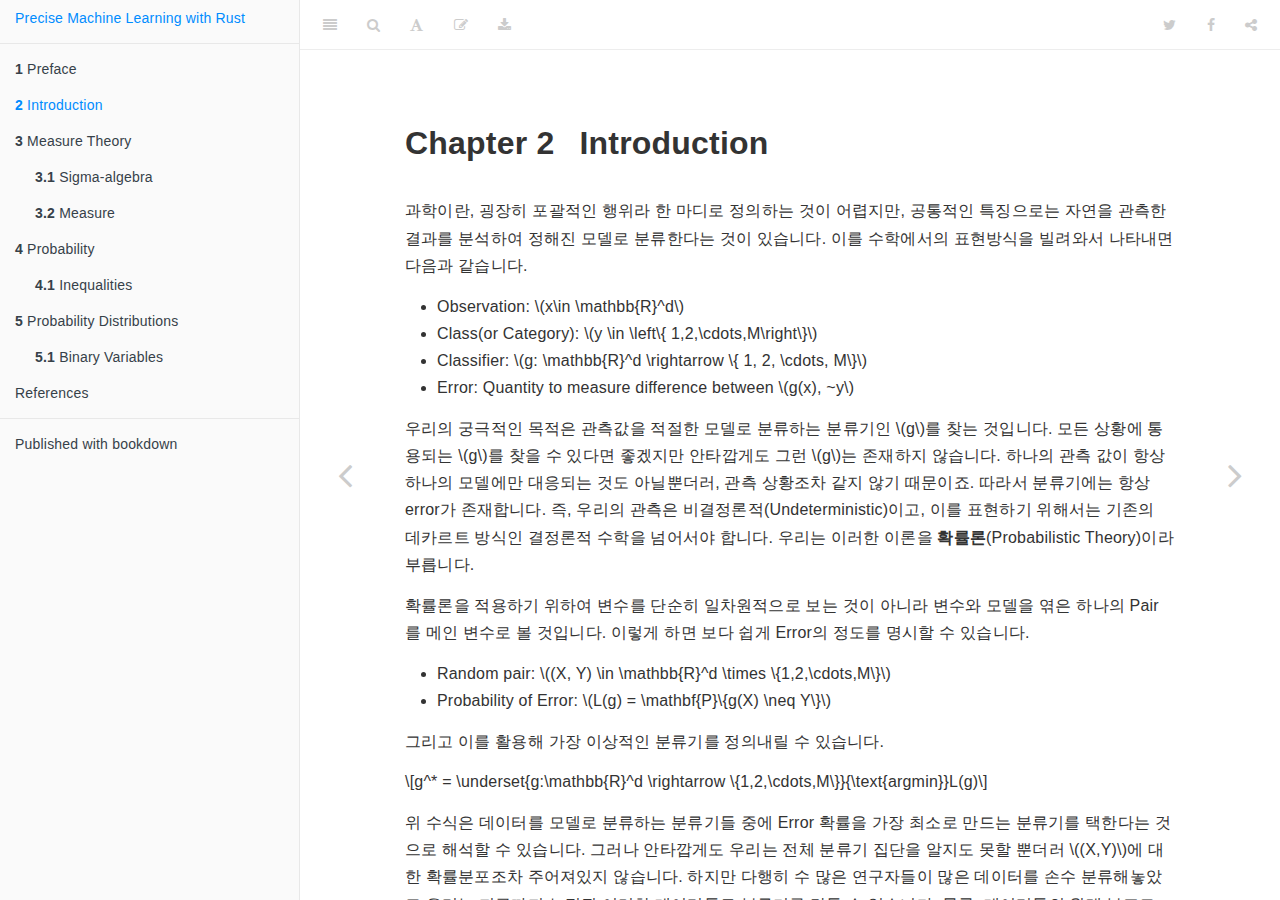
<file: docs/intro.html>
<!DOCTYPE html>
<html >

<head>

  <meta charset="UTF-8">
  <meta http-equiv="X-UA-Compatible" content="IE=edge">
  <title>Chapter 2 Introduction | Precise Machine Learning with Rust</title>
  <meta name="description" content="This is a minimal example of using the bookdown package to write a book. The output format for this example is bookdown::gitbook.">
  <meta name="generator" content="bookdown  and GitBook 2.6.7">

  <meta property="og:title" content="Chapter 2 Introduction | Precise Machine Learning with Rust" />
  <meta property="og:type" content="book" />
  
  
  <meta property="og:description" content="This is a minimal example of using the bookdown package to write a book. The output format for this example is bookdown::gitbook." />
  <meta name="github-repo" content="axect/ML_with_Rust" />

  <meta name="twitter:card" content="summary" />
  <meta name="twitter:title" content="Chapter 2 Introduction | Precise Machine Learning with Rust" />
  
  <meta name="twitter:description" content="This is a minimal example of using the bookdown package to write a book. The output format for this example is bookdown::gitbook." />
  

<meta name="author" content="Tae Geun Kim">


<meta name="date" content="2019-03-15">

  <meta name="viewport" content="width=device-width, initial-scale=1">
  <meta name="apple-mobile-web-app-capable" content="yes">
  <meta name="apple-mobile-web-app-status-bar-style" content="black">
  
  
<link rel="prev" href="index.html">
<link rel="next" href="measuretheory.html">
<script src="libs/jquery-2.2.3/jquery.min.js"></script>
<link href="libs/gitbook-2.6.7/css/style.css" rel="stylesheet" />
<link href="libs/gitbook-2.6.7/css/plugin-table.css" rel="stylesheet" />
<link href="libs/gitbook-2.6.7/css/plugin-bookdown.css" rel="stylesheet" />
<link href="libs/gitbook-2.6.7/css/plugin-highlight.css" rel="stylesheet" />
<link href="libs/gitbook-2.6.7/css/plugin-search.css" rel="stylesheet" />
<link href="libs/gitbook-2.6.7/css/plugin-fontsettings.css" rel="stylesheet" />









<style type="text/css">
a.sourceLine { display: inline-block; line-height: 1.25; }
a.sourceLine { pointer-events: none; color: inherit; text-decoration: inherit; }
a.sourceLine:empty { height: 1.2em; }
.sourceCode { overflow: visible; }
code.sourceCode { white-space: pre; position: relative; }
div.sourceCode { margin: 1em 0; }
pre.sourceCode { margin: 0; }
@media screen {
div.sourceCode { overflow: auto; }
}
@media print {
code.sourceCode { white-space: pre-wrap; }
a.sourceLine { text-indent: -1em; padding-left: 1em; }
}
pre.numberSource a.sourceLine
  { position: relative; left: -4em; }
pre.numberSource a.sourceLine::before
  { content: attr(title);
    position: relative; left: -1em; text-align: right; vertical-align: baseline;
    border: none; pointer-events: all; display: inline-block;
    -webkit-touch-callout: none; -webkit-user-select: none;
    -khtml-user-select: none; -moz-user-select: none;
    -ms-user-select: none; user-select: none;
    padding: 0 4px; width: 4em;
    color: #aaaaaa;
  }
pre.numberSource { margin-left: 3em; border-left: 1px solid #aaaaaa;  padding-left: 4px; }
div.sourceCode
  {  }
@media screen {
a.sourceLine::before { text-decoration: underline; }
}
code span.al { color: #ff0000; font-weight: bold; } /* Alert */
code span.an { color: #60a0b0; font-weight: bold; font-style: italic; } /* Annotation */
code span.at { color: #7d9029; } /* Attribute */
code span.bn { color: #40a070; } /* BaseN */
code span.bu { } /* BuiltIn */
code span.cf { color: #007020; font-weight: bold; } /* ControlFlow */
code span.ch { color: #4070a0; } /* Char */
code span.cn { color: #880000; } /* Constant */
code span.co { color: #60a0b0; font-style: italic; } /* Comment */
code span.cv { color: #60a0b0; font-weight: bold; font-style: italic; } /* CommentVar */
code span.do { color: #ba2121; font-style: italic; } /* Documentation */
code span.dt { color: #902000; } /* DataType */
code span.dv { color: #40a070; } /* DecVal */
code span.er { color: #ff0000; font-weight: bold; } /* Error */
code span.ex { } /* Extension */
code span.fl { color: #40a070; } /* Float */
code span.fu { color: #06287e; } /* Function */
code span.im { } /* Import */
code span.in { color: #60a0b0; font-weight: bold; font-style: italic; } /* Information */
code span.kw { color: #007020; font-weight: bold; } /* Keyword */
code span.op { color: #666666; } /* Operator */
code span.ot { color: #007020; } /* Other */
code span.pp { color: #bc7a00; } /* Preprocessor */
code span.sc { color: #4070a0; } /* SpecialChar */
code span.ss { color: #bb6688; } /* SpecialString */
code span.st { color: #4070a0; } /* String */
code span.va { color: #19177c; } /* Variable */
code span.vs { color: #4070a0; } /* VerbatimString */
code span.wa { color: #60a0b0; font-weight: bold; font-style: italic; } /* Warning */
</style>

<link rel="stylesheet" href="style.css" type="text/css" />
</head>

<body>



  <div class="book without-animation with-summary font-size-2 font-family-1" data-basepath=".">

    <div class="book-summary">
      <nav role="navigation">

<ul class="summary">
<li><a href="./">Precise Machine Learning with Rust</a></li>

<li class="divider"></li>
<li class="chapter" data-level="1" data-path="index.html"><a href="index.html"><i class="fa fa-check"></i><b>1</b> Preface</a></li>
<li class="chapter" data-level="2" data-path="intro.html"><a href="intro.html"><i class="fa fa-check"></i><b>2</b> Introduction</a></li>
<li class="chapter" data-level="3" data-path="measuretheory.html"><a href="measuretheory.html"><i class="fa fa-check"></i><b>3</b> Measure Theory</a><ul>
<li class="chapter" data-level="3.1" data-path="measuretheory.html"><a href="measuretheory.html#sigma"><i class="fa fa-check"></i><b>3.1</b> Sigma-algebra</a></li>
<li class="chapter" data-level="3.2" data-path="measuretheory.html"><a href="measuretheory.html#measure"><i class="fa fa-check"></i><b>3.2</b> Measure</a></li>
</ul></li>
<li class="chapter" data-level="4" data-path="prob.html"><a href="prob.html"><i class="fa fa-check"></i><b>4</b> Probability</a><ul>
<li class="chapter" data-level="4.1" data-path="prob.html"><a href="prob.html#inequalities"><i class="fa fa-check"></i><b>4.1</b> Inequalities</a></li>
</ul></li>
<li class="chapter" data-level="5" data-path="dist.html"><a href="dist.html"><i class="fa fa-check"></i><b>5</b> Probability Distributions</a><ul>
<li class="chapter" data-level="5.1" data-path="dist.html"><a href="dist.html#binary-variables"><i class="fa fa-check"></i><b>5.1</b> Binary Variables</a><ul>
<li class="chapter" data-level="5.1.1" data-path="dist.html"><a href="dist.html#bernoulli-distribution"><i class="fa fa-check"></i><b>5.1.1</b> Bernoulli Distribution</a></li>
<li class="chapter" data-level="5.1.2" data-path="dist.html"><a href="dist.html#beta-distribution"><i class="fa fa-check"></i><b>5.1.2</b> Beta Distribution</a></li>
</ul></li>
</ul></li>
<li class="chapter" data-level="" data-path="references.html"><a href="references.html"><i class="fa fa-check"></i>References</a></li>
<li class="divider"></li>
<li><a href="https://github.com/rstudio/bookdown" target="blank">Published with bookdown</a></li>

</ul>

      </nav>
    </div>

    <div class="book-body">
      <div class="body-inner">
        <div class="book-header" role="navigation">
          <h1>
            <i class="fa fa-circle-o-notch fa-spin"></i><a href="./">Precise Machine Learning with Rust</a>
          </h1>
        </div>

        <div class="page-wrapper" tabindex="-1" role="main">
          <div class="page-inner">

            <section class="normal" id="section-">
<div id="intro" class="section level1">
<h1><span class="header-section-number">Chapter 2</span> Introduction</h1>
<p>과학이란, 굉장히 포괄적인 행위라 한 마디로 정의하는 것이 어렵지만, 공통적인 특징으로는 자연을 관측한 결과를 분석하여 정해진 모델로 분류한다는 것이 있습니다. 이를 수학에서의 표현방식을 빌려와서 나타내면 다음과 같습니다.</p>
<ul>
<li>Observation: <span class="math inline">\(x\in \mathbb{R}^d\)</span></li>
<li>Class(or Category): <span class="math inline">\(y \in \left\{ 1,2,\cdots,M\right\}\)</span></li>
<li>Classifier: <span class="math inline">\(g: \mathbb{R}^d \rightarrow \{ 1, 2, \cdots, M\}\)</span></li>
<li>Error: Quantity to measure difference between <span class="math inline">\(g(x), ~y\)</span></li>
</ul>
<p>우리의 궁극적인 목적은 관측값을 적절한 모델로 분류하는 분류기인 <span class="math inline">\(g\)</span>를 찾는 것입니다. 모든 상황에 통용되는 <span class="math inline">\(g\)</span>를 찾을 수 있다면 좋겠지만 안타깝게도 그런 <span class="math inline">\(g\)</span>는 존재하지 않습니다. 하나의 관측 값이 항상 하나의 모델에만 대응되는 것도 아닐뿐더러, 관측 상황조차 같지 않기 때문이죠. 따라서 분류기에는 항상 error가 존재합니다. 즉, 우리의 관측은 비결정론적(Undeterministic)이고, 이를 표현하기 위해서는 기존의 데카르트 방식인 결정론적 수학을 넘어서야 합니다. 우리는 이러한 이론을 <strong>확률론</strong>(Probabilistic Theory)이라 부릅니다.</p>
<p>확률론을 적용하기 위하여 변수를 단순히 일차원적으로 보는 것이 아니라 변수와 모델을 엮은 하나의 Pair를 메인 변수로 볼 것입니다. 이렇게 하면 보다 쉽게 Error의 정도를 명시할 수 있습니다.</p>
<ul>
<li>Random pair: <span class="math inline">\((X, Y) \in \mathbb{R}^d \times \{1,2,\cdots,M\}\)</span></li>
<li>Probability of Error: <span class="math inline">\(L(g) = \mathbf{P}\{g(X) \neq Y\}\)</span></li>
</ul>
<p>그리고 이를 활용해 가장 이상적인 분류기를 정의내릴 수 있습니다.</p>
<p><span class="math display">\[g^* = \underset{g:\mathbb{R}^d \rightarrow \{1,2,\cdots,M\}}{\text{argmin}}L(g)\]</span></p>
<p>위 수식은 데이터를 모델로 분류하는 분류기들 중에 Error 확률을 가장 최소로 만드는 분류기를 택한다는 것으로 해석할 수 있습니다. 그러나 안타깝게도 우리는 전체 분류기 집단을 알지도 못할 뿐더러 <span class="math inline">\((X,Y)\)</span>에 대한 확률분포조차 주어져있지 않습니다. 하지만 다행히 수 많은 연구자들이 많은 데이터를 손수 분류해놓았고 우리는 지금까지 누적된 이러한 데이터들로 분류기를 만들 수 있습니다. 물론, 데이터들의 원래 분포도 알 수 없거나 알기 힘들어서 사용하는데에 지장이 많지만 아주 강력하지만 효율적인 조건을 사용하면 이를 쉽게 해결할 수 있다는 것이 입증되어 있습니다. 바로 <em>Independent Identically Distributed (i.i.d)</em> 가정입니다. 이제 이를 좀 더 수학적으로 모델링하겠습니다.</p>
<ul>
<li>Pre-classified data: <span class="math inline">\(\{(X_i, Y_i)\}^n_{i=1}\)</span></li>
<li>Classifier (Trained): <span class="math inline">\(g_n: \mathbb{R}^d \times (\mathbb{R}^d \times \{1,\cdots, M\})^n \rightarrow \{1,\cdots,M\}\)</span></li>
<li>Conditional probability of error: <span class="math inline">\(L_n = L(g_n) = \mathbf{P}\left\{g_n\left(X;\left\{(X_i, Y_i)\right\}_{i=1}^n\right) \neq Y \, |\, \left\{(X_i, Y_i) \right\}_{i=1}^n\right\}\)</span></li>
<li>Average of <span class="math inline">\(L_n\)</span>: <span class="math inline">\(\mathbf{E}L_n\)</span></li>
</ul>
<p>위에서 마지막에 소개한 <span class="math inline">\(L_n\)</span>의 평균값은 앞으로 우리가 주로 다룰 중요한 변수입니다. 앞으로 우리가 데이터를 다룰 방법은 통계적 방법인데,
이 방법 하에서는 개개인의 에러는 중요하지 않고 전체적인 에러의 평균만이 중요합니다. 따라서 <span class="math inline">\(L_n\)</span>의 평균값을 이용하여
각 분류기의 성능을 평가할 것입니다.</p>
<p>이제 기계학습의 기초에 대한 수학적 서술은 대강 끝났습니다. 앞으로의 목표는 <span class="math inline">\(\mathbf{E}L_n\)</span>을 최소화 시키는 것이고 이를 위해 확률론을 사용할 것입니다.
다만, 확률론을 공부하기 위해서는 필수로 공부해야 하는 학문이 있는데, 바로 <strong>측도론(Measure Theory)</strong>입니다.</p>

</div>
            </section>

          </div>
        </div>
      </div>
<a href="index.html" class="navigation navigation-prev " aria-label="Previous page"><i class="fa fa-angle-left"></i></a>
<a href="measuretheory.html" class="navigation navigation-next " aria-label="Next page"><i class="fa fa-angle-right"></i></a>
    </div>
  </div>
<script src="libs/gitbook-2.6.7/js/app.min.js"></script>
<script src="libs/gitbook-2.6.7/js/lunr.js"></script>
<script src="libs/gitbook-2.6.7/js/plugin-search.js"></script>
<script src="libs/gitbook-2.6.7/js/plugin-sharing.js"></script>
<script src="libs/gitbook-2.6.7/js/plugin-fontsettings.js"></script>
<script src="libs/gitbook-2.6.7/js/plugin-bookdown.js"></script>
<script src="libs/gitbook-2.6.7/js/jquery.highlight.js"></script>
<script>
gitbook.require(["gitbook"], function(gitbook) {
gitbook.start({
"sharing": {
"github": false,
"facebook": true,
"twitter": true,
"google": false,
"linkedin": false,
"weibo": false,
"instapaper": false,
"vk": false,
"all": ["facebook", "google", "twitter", "linkedin", "weibo", "instapaper"]
},
"fontsettings": {
"theme": "white",
"family": "sans",
"size": 2
},
"edit": {
"link": "https://github.com/rstudio/bookdown-demo/edit/master/01-intro.Rmd",
"text": "Edit"
},
"history": {
"link": null,
"text": null
},
"download": ["Precise_ML_with_Rust.pdf", "Precise_ML_with_Rust.epub"],
"toc": {
"collapse": "subsection"
}
});
});
</script>

<!-- dynamically load mathjax for compatibility with self-contained -->
<script>
  (function () {
    var script = document.createElement("script");
    script.type = "text/javascript";
    var src = "true";
    if (src === "" || src === "true") src = "https://mathjax.rstudio.com/latest/MathJax.js?config=TeX-MML-AM_CHTML";
    if (location.protocol !== "file:" && /^https?:/.test(src))
      src = src.replace(/^https?:/, '');
    script.src = src;
    document.getElementsByTagName("head")[0].appendChild(script);
  })();
</script>
</body>

</html>
</file>
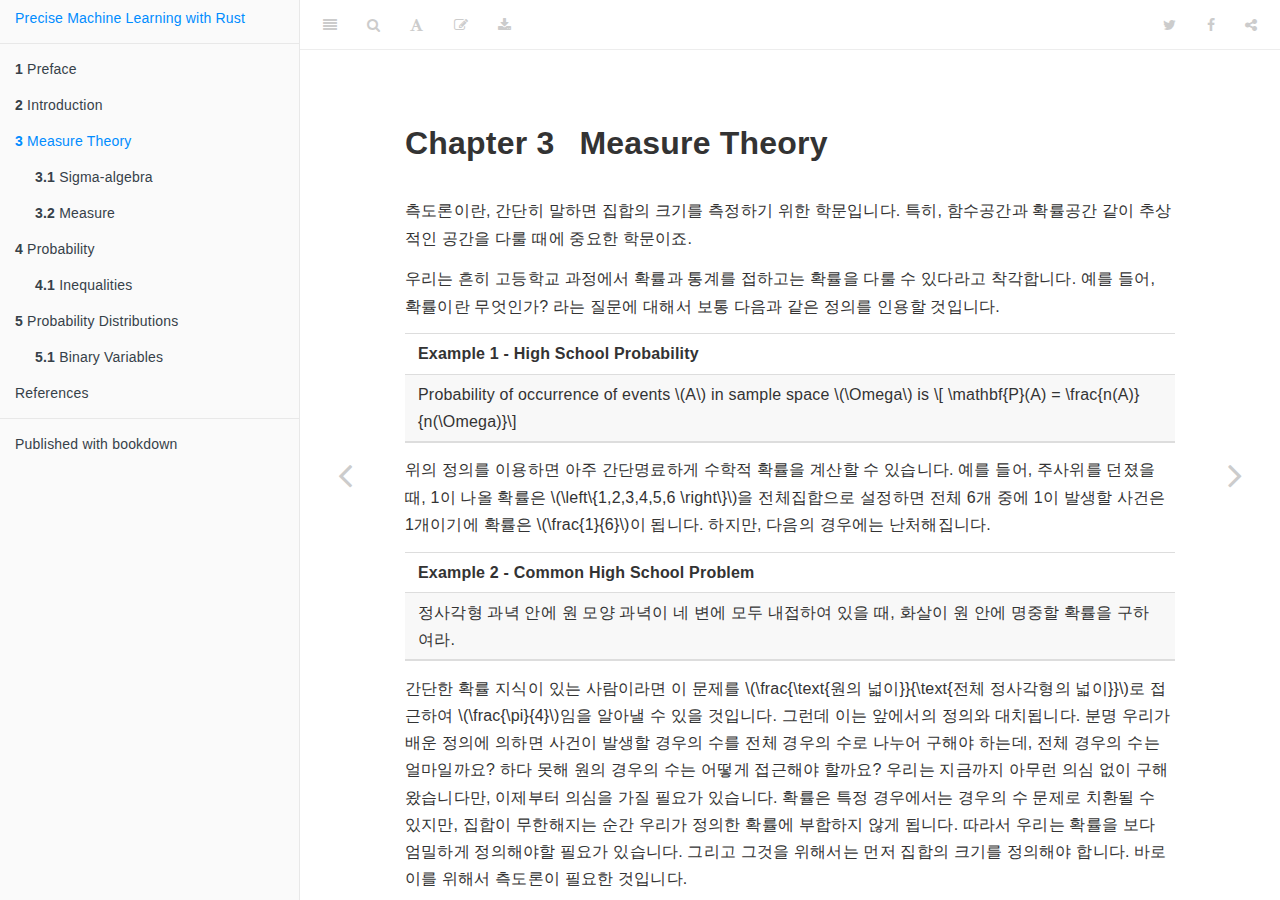
<file: docs/measuretheory.html>
<!DOCTYPE html>
<html >

<head>

  <meta charset="UTF-8">
  <meta http-equiv="X-UA-Compatible" content="IE=edge">
  <title>Chapter 3 Measure Theory | Precise Machine Learning with Rust</title>
  <meta name="description" content="This is a minimal example of using the bookdown package to write a book. The output format for this example is bookdown::gitbook.">
  <meta name="generator" content="bookdown  and GitBook 2.6.7">

  <meta property="og:title" content="Chapter 3 Measure Theory | Precise Machine Learning with Rust" />
  <meta property="og:type" content="book" />
  
  
  <meta property="og:description" content="This is a minimal example of using the bookdown package to write a book. The output format for this example is bookdown::gitbook." />
  <meta name="github-repo" content="axect/ML_with_Rust" />

  <meta name="twitter:card" content="summary" />
  <meta name="twitter:title" content="Chapter 3 Measure Theory | Precise Machine Learning with Rust" />
  
  <meta name="twitter:description" content="This is a minimal example of using the bookdown package to write a book. The output format for this example is bookdown::gitbook." />
  

<meta name="author" content="Tae Geun Kim">


<meta name="date" content="2019-03-15">

  <meta name="viewport" content="width=device-width, initial-scale=1">
  <meta name="apple-mobile-web-app-capable" content="yes">
  <meta name="apple-mobile-web-app-status-bar-style" content="black">
  
  
<link rel="prev" href="intro.html">
<link rel="next" href="prob.html">
<script src="libs/jquery-2.2.3/jquery.min.js"></script>
<link href="libs/gitbook-2.6.7/css/style.css" rel="stylesheet" />
<link href="libs/gitbook-2.6.7/css/plugin-table.css" rel="stylesheet" />
<link href="libs/gitbook-2.6.7/css/plugin-bookdown.css" rel="stylesheet" />
<link href="libs/gitbook-2.6.7/css/plugin-highlight.css" rel="stylesheet" />
<link href="libs/gitbook-2.6.7/css/plugin-search.css" rel="stylesheet" />
<link href="libs/gitbook-2.6.7/css/plugin-fontsettings.css" rel="stylesheet" />









<style type="text/css">
a.sourceLine { display: inline-block; line-height: 1.25; }
a.sourceLine { pointer-events: none; color: inherit; text-decoration: inherit; }
a.sourceLine:empty { height: 1.2em; }
.sourceCode { overflow: visible; }
code.sourceCode { white-space: pre; position: relative; }
div.sourceCode { margin: 1em 0; }
pre.sourceCode { margin: 0; }
@media screen {
div.sourceCode { overflow: auto; }
}
@media print {
code.sourceCode { white-space: pre-wrap; }
a.sourceLine { text-indent: -1em; padding-left: 1em; }
}
pre.numberSource a.sourceLine
  { position: relative; left: -4em; }
pre.numberSource a.sourceLine::before
  { content: attr(title);
    position: relative; left: -1em; text-align: right; vertical-align: baseline;
    border: none; pointer-events: all; display: inline-block;
    -webkit-touch-callout: none; -webkit-user-select: none;
    -khtml-user-select: none; -moz-user-select: none;
    -ms-user-select: none; user-select: none;
    padding: 0 4px; width: 4em;
    color: #aaaaaa;
  }
pre.numberSource { margin-left: 3em; border-left: 1px solid #aaaaaa;  padding-left: 4px; }
div.sourceCode
  {  }
@media screen {
a.sourceLine::before { text-decoration: underline; }
}
code span.al { color: #ff0000; font-weight: bold; } /* Alert */
code span.an { color: #60a0b0; font-weight: bold; font-style: italic; } /* Annotation */
code span.at { color: #7d9029; } /* Attribute */
code span.bn { color: #40a070; } /* BaseN */
code span.bu { } /* BuiltIn */
code span.cf { color: #007020; font-weight: bold; } /* ControlFlow */
code span.ch { color: #4070a0; } /* Char */
code span.cn { color: #880000; } /* Constant */
code span.co { color: #60a0b0; font-style: italic; } /* Comment */
code span.cv { color: #60a0b0; font-weight: bold; font-style: italic; } /* CommentVar */
code span.do { color: #ba2121; font-style: italic; } /* Documentation */
code span.dt { color: #902000; } /* DataType */
code span.dv { color: #40a070; } /* DecVal */
code span.er { color: #ff0000; font-weight: bold; } /* Error */
code span.ex { } /* Extension */
code span.fl { color: #40a070; } /* Float */
code span.fu { color: #06287e; } /* Function */
code span.im { } /* Import */
code span.in { color: #60a0b0; font-weight: bold; font-style: italic; } /* Information */
code span.kw { color: #007020; font-weight: bold; } /* Keyword */
code span.op { color: #666666; } /* Operator */
code span.ot { color: #007020; } /* Other */
code span.pp { color: #bc7a00; } /* Preprocessor */
code span.sc { color: #4070a0; } /* SpecialChar */
code span.ss { color: #bb6688; } /* SpecialString */
code span.st { color: #4070a0; } /* String */
code span.va { color: #19177c; } /* Variable */
code span.vs { color: #4070a0; } /* VerbatimString */
code span.wa { color: #60a0b0; font-weight: bold; font-style: italic; } /* Warning */
</style>

<link rel="stylesheet" href="style.css" type="text/css" />
</head>

<body>



  <div class="book without-animation with-summary font-size-2 font-family-1" data-basepath=".">

    <div class="book-summary">
      <nav role="navigation">

<ul class="summary">
<li><a href="./">Precise Machine Learning with Rust</a></li>

<li class="divider"></li>
<li class="chapter" data-level="1" data-path="index.html"><a href="index.html"><i class="fa fa-check"></i><b>1</b> Preface</a></li>
<li class="chapter" data-level="2" data-path="intro.html"><a href="intro.html"><i class="fa fa-check"></i><b>2</b> Introduction</a></li>
<li class="chapter" data-level="3" data-path="measuretheory.html"><a href="measuretheory.html"><i class="fa fa-check"></i><b>3</b> Measure Theory</a><ul>
<li class="chapter" data-level="3.1" data-path="measuretheory.html"><a href="measuretheory.html#sigma"><i class="fa fa-check"></i><b>3.1</b> Sigma-algebra</a></li>
<li class="chapter" data-level="3.2" data-path="measuretheory.html"><a href="measuretheory.html#measure"><i class="fa fa-check"></i><b>3.2</b> Measure</a></li>
</ul></li>
<li class="chapter" data-level="4" data-path="prob.html"><a href="prob.html"><i class="fa fa-check"></i><b>4</b> Probability</a><ul>
<li class="chapter" data-level="4.1" data-path="prob.html"><a href="prob.html#inequalities"><i class="fa fa-check"></i><b>4.1</b> Inequalities</a></li>
</ul></li>
<li class="chapter" data-level="5" data-path="dist.html"><a href="dist.html"><i class="fa fa-check"></i><b>5</b> Probability Distributions</a><ul>
<li class="chapter" data-level="5.1" data-path="dist.html"><a href="dist.html#binary-variables"><i class="fa fa-check"></i><b>5.1</b> Binary Variables</a><ul>
<li class="chapter" data-level="5.1.1" data-path="dist.html"><a href="dist.html#bernoulli-distribution"><i class="fa fa-check"></i><b>5.1.1</b> Bernoulli Distribution</a></li>
<li class="chapter" data-level="5.1.2" data-path="dist.html"><a href="dist.html#beta-distribution"><i class="fa fa-check"></i><b>5.1.2</b> Beta Distribution</a></li>
</ul></li>
</ul></li>
<li class="chapter" data-level="" data-path="references.html"><a href="references.html"><i class="fa fa-check"></i>References</a></li>
<li class="divider"></li>
<li><a href="https://github.com/rstudio/bookdown" target="blank">Published with bookdown</a></li>

</ul>

      </nav>
    </div>

    <div class="book-body">
      <div class="body-inner">
        <div class="book-header" role="navigation">
          <h1>
            <i class="fa fa-circle-o-notch fa-spin"></i><a href="./">Precise Machine Learning with Rust</a>
          </h1>
        </div>

        <div class="page-wrapper" tabindex="-1" role="main">
          <div class="page-inner">

            <section class="normal" id="section-">
<div id="measuretheory" class="section level1">
<h1><span class="header-section-number">Chapter 3</span> Measure Theory</h1>
<p>측도론이란, 간단히 말하면 집합의 크기를 측정하기 위한 학문입니다.
특히, 함수공간과 확률공간 같이 추상적인 공간을 다룰 때에 중요한 학문이죠.</p>
<p>우리는 흔히 고등학교 과정에서 확률과 통계를 접하고는 확률을 다룰 수 있다라고 착각합니다.
예를 들어, 확률이란 무엇인가? 라는 질문에 대해서 보통 다음과 같은 정의를 인용할 것입니다.</p>
<table>
<colgroup>
<col width="100%" />
</colgroup>
<tbody>
<tr class="odd">
<td align="left"><strong>Example 1 - High School Probability</strong></td>
</tr>
<tr class="even">
<td align="left">Probability of occurrence of events <span class="math inline">\(A\)</span> in sample space <span class="math inline">\(\Omega\)</span> is
<span class="math display">\[ \mathbf{P}(A) = \frac{n(A)}{n(\Omega)}\]</span></td>
</tr>
</tbody>
</table>
<p>위의 정의를 이용하면 아주 간단명료하게 수학적 확률을 계산할 수 있습니다.
예를 들어, 주사위를 던졌을 때, 1이 나올 확률은 <span class="math inline">\(\left\{1,2,3,4,5,6 \right\}\)</span>을
전체집합으로 설정하면 전체 6개 중에 1이 발생할 사건은 1개이기에 확률은 <span class="math inline">\(\frac{1}{6}\)</span>이 됩니다.
하지만, 다음의 경우에는 난처해집니다.</p>
<table>
<colgroup>
<col width="100%" />
</colgroup>
<tbody>
<tr class="odd">
<td align="left"><strong>Example 2 - Common High School Problem</strong></td>
</tr>
<tr class="even">
<td align="left">정사각형 과녁 안에 원 모양 과녁이 네 변에 모두 내접하여 있을 때, 화살이 원 안에 명중할
확률을 구하여라.</td>
</tr>
</tbody>
</table>
<p>간단한 확률 지식이 있는 사람이라면 이 문제를 <span class="math inline">\(\frac{\text{원의 넓이}}{\text{전체 정사각형의 넓이}}\)</span>로 접근하여
<span class="math inline">\(\frac{\pi}{4}\)</span>임을 알아낼 수 있을 것입니다. 그런데 이는 앞에서의 정의와 대치됩니다.
분명 우리가 배운 정의에 의하면 사건이 발생할 경우의 수를 전체 경우의 수로 나누어 구해야 하는데,
전체 경우의 수는 얼마일까요? 하다 못해 원의 경우의 수는 어떻게 접근해야 할까요?
우리는 지금까지 아무런 의심 없이 구해왔습니다만, 이제부터 의심을 가질 필요가 있습니다.
확률은 특정 경우에서는 경우의 수 문제로 치환될 수 있지만, 집합이 무한해지는 순간 우리가 정의한 확률에 부합하지 않게 됩니다.
따라서 우리는 확률을 보다 엄밀하게 정의해야할 필요가 있습니다. 그리고 그것을 위해서는 먼저 집합의 크기를 정의해야 합니다.
바로 이를 위해서 측도론이 필요한 것입니다.</p>
<p>이제 측도론의 필요성은 잘 알았지만, 측도론은 상당히 추상적인 학문이라 곧바로 집합의 크기를 정의내릴 수는 없습니다.
집합의 크기가 무엇이다 말하기 전에 측정 가능한 집합에 대해서 먼저 논의해봅시다.
일단, 측정도 모르고 측정 가능성도 모르겠지만 일단 어떤 집합 <span class="math inline">\(U, V\)</span>가 <strong>크기를 잴 수 있는 집합(가측집합; Measurable Set)</strong>이라 전제해봅시다.
그렇다면 직관적으로 다음의 사실들을 받아 들일 수 있습니다.</p>
<ul>
<li><span class="math inline">\(U\cup V\)</span> is measurable</li>
<li><span class="math inline">\(U \cap V\)</span> is measurable</li>
<li><span class="math inline">\(U^c,~ V^c\)</span> is measurable</li>
</ul>
<p>하지만 수학자들은 이런 모호한 직관으로서의 정의를 좋아하지 않습니다. 이런 규칙들을 모아 좀 더 엄밀한 표현으로 바꾸어 하나의 우아한 규칙으로 정의내리고 받아들입니다.
수학에서 이러한 규칙을 <strong>대수(Algebra)</strong>라고 부릅니다.</p>
<div id="sigma" class="section level2">
<h2><span class="header-section-number">3.1</span> Sigma-algebra</h2>
<table>
<colgroup>
<col width="100%" />
</colgroup>
<tbody>
<tr class="odd">
<td align="left"><strong>Definition 1 - <span class="math inline">\(\sigma\)</span>-algebra</strong></td>
</tr>
<tr class="even">
<td align="left">Let <span class="math inline">\(S\)</span> be a set, and let <span class="math inline">\(\mathcal{F}\)</span> be a family of subsets of <span class="math inline">\(S\)</span>.
<span class="math inline">\(\mathcal{F}\)</span> is called a <strong><span class="math inline">\(\sigma\)</span>-algebra</strong> if <br/>
<br/>
1. <span class="math inline">\(\emptyset \in \mathcal{F}\)</span> <br/>
2. <span class="math inline">\(A \in \mathcal{F}\)</span> implies <span class="math inline">\(A^c \in \mathcal{F}\)</span> <br/>
3. <span class="math inline">\(A_1, A_2,\cdots \in \mathcal{F}\)</span> implies <span class="math inline">\(\bigcup_{i=1}^\infty A_i \in \mathcal{F}\)</span></td>
</tr>
</tbody>
</table>
<p>정의는 무척 복잡해보이지만, 사실 의미 자체는 간단합니다. 대수는 일종의 규칙을 담아 놓은 집합입니다.
예를 들어, 위상수학에서의 Topology는 모든 열린 집합들의 집합이고, 여기서 말하는 <span class="math inline">\(\sigma\)</span>-algebra(시그마대수)는
모든 가측집합들의 집합입니다. 정의자체도 하나씩 살펴보면 충분히 납득이 가능합니다.
공집합은 당연하게도 크기가 0일 것이므로 측정가능한 집합이며, 어떤 집합 <span class="math inline">\(A\)</span>가 측정가능하다면 (이를 수학에서는 <span class="math inline">\(A\in\mathcal{F}\)</span>라 표현합니다.)
그의 여집합 또한 측정할 수 있을 것입니다. 마지막으로 측정 가능한 집합들의 합집합 또한 측정 가능할 것입니다.
이 외에도 전체집합이 측정가능하다는 사실을 1번과 2번 정의로부터 이끌어낼 수 있고, 2번과 3번 정의를 이용하면 합집합 뿐만 아니라
교집합 또한 측정 가능하다는 사실을 유추해낼 수 있습니다.</p>
<p>이제 대수를 정의하였으니 우리가 다룰 공간을 명시해봅시다.</p>
<table>
<colgroup>
<col width="100%" />
</colgroup>
<tbody>
<tr class="odd">
<td align="left"><strong>Definition 2 - Measurable Space</strong></td>
</tr>
<tr class="even">
<td align="left">Let <span class="math inline">\(S\)</span> be a set, and let <span class="math inline">\(\mathcal{F}\)</span> be a <span class="math inline">\(\sigma\)</span>-algebra of subsets of <span class="math inline">\(S\)</span>.
Then <span class="math inline">\((S, \mathcal{F})\)</span> is called a <strong>measurable space</strong>.
The elements of <span class="math inline">\(\mathcal{F}\)</span> are called measurable sets.</td>
</tr>
</tbody>
</table>
<p>이제 기본 틀은 정리했으니 적응하기 위하여 조금 더 생각을 해봅시다. 어떤 집합 <span class="math inline">\(S\)</span>에 대하여
가장 작은 <span class="math inline">\(\sigma\)</span>-algebra와 가장 큰 <span class="math inline">\(\sigma\)</span>-algebra는 뭘까요?
일단, 정의에 의해 공집합은 무조건 측정가능하고 두 번째 정의에 의해 전체집합도 측정가능하므로
가장 작은 시그마대수는 <span class="math inline">\(\mathcal{F} = \left\{\emptyset, S \right\}\)</span>가 됩니다.
또한 시그마 대수는 어떤 집합의 부분집합의 모임이기 때문에 모든 부분집합의 집합(멱집합; Power set)이
가장 큰 시그마 대수가 될 것입니다. 이는 <span class="math inline">\(\mathcal{F} = \mathcal{P}(S)\)</span>로 표기합니다.</p>
<p>고등학교 시절에 부분집합을 배울 때, 어떤 집합을 포함하는 부분집합의 개수는? 이라는 문제를 본 적이
있을 겁니다. 되게 의미 없는 일 같지만 수학에서는 어떤 집합을 포함하고 있는 지의 여부가 상당히
중요합니다. 시그마 대수에서도 마찬가지인데 어떤 집합을 반드시 포함하고 있는 시그마 대수를 “그
집합에 의하여 발생한 시그마 대수이다” 라고 정의할 것입니다. 수학적 정의는 다음과 같습니다.</p>
<table>
<colgroup>
<col width="100%" />
</colgroup>
<tbody>
<tr class="odd">
<td align="left"><strong>Definition 3 - Generated <span class="math inline">\(\sigma\)</span>-algebra </strong></td>
</tr>
<tr class="even">
<td align="left">Let <span class="math inline">\(S\)</span> be a set and <span class="math inline">\(G\)</span> be a family of subsets of <span class="math inline">\(S\)</span>. The smallest <span class="math inline">\(\sigma\)</span>-algbera
which contains <span class="math inline">\(G\)</span> is called <strong>generated <span class="math inline">\(\sigma\)</span>-algebra</strong> with respect to <span class="math inline">\(G\)</span> denoted by
<span class="math inline">\(\sigma(G)\)</span>.</td>
</tr>
</tbody>
</table>
<p>이제 이 정의를 아주 유명한 규칙 공간에 적용해보겠습니다. 바로 위상공간(Topological Space)에 말이죠.</p>
<table>
<colgroup>
<col width="100%" />
</colgroup>
<tbody>
<tr class="odd">
<td align="left"><strong>Definition 4 - Borel <span class="math inline">\(\sigma\)</span>-algebra </strong></td>
</tr>
<tr class="even">
<td align="left"><strong>The Borel <span class="math inline">\(\sigma\)</span>-algebra</strong> <span class="math inline">\(\mathcal{B}\)</span> of a topological space <span class="math inline">\((S, \mathcal{T})\)</span>
is the <span class="math inline">\(\sigma\)</span>-algebra generated by <span class="math inline">\(\mathcal{T}\)</span>.</td>
</tr>
</tbody>
</table>
<p>위 정의를 이해하기 위하여 굳이 위상수학까지 공부하지 않아도 됩니다. (물론, 하면 좋지만요.)
우리는 앞으로 관측 공간인 <span class="math inline">\(\mathbb{R}^d\)</span>에서의 대수만 사용할 것이기 때문이죠.
간단히 말하자면 <span class="math inline">\(n\)</span>차원 실수공간의 위상은 <span class="math inline">\(n\)</span>차원 직육면체로 표현됩니다.
1차원에서는 직선, 2차원에서는 직사각형 이런 식이죠. 따라서 위의 정의에 따르면 이런 직사각형들이 모두
측정가능하다면, 그 공간을 일컬어 Borel <span class="math inline">\(\sigma\)</span>-algebra 가 존재하는 공간이라 합니다.</p>
<p>지금까지는 공간, 집합에 대해서만 다뤘는데, 정작 가장 중요하게 다룰 것은 그 공간과 집합에 작용하는 함수입니다.
위상수학이나 해석학을 배웠다면 다음의 정의는 아주 쉽게 다가올 것입니다만, 하지 않았더라도 받아들이면 큰 문제는 없습니다.</p>
<table>
<colgroup>
<col width="100%" />
</colgroup>
<tbody>
<tr class="odd">
<td align="left"><strong>Definition 5 - Measurable function </strong></td>
</tr>
<tr class="even">
<td align="left">Let <span class="math inline">\((S, \mathcal{F})\)</span>, <span class="math inline">\((S&#39;, \mathcal{F}&#39;)\)</span> be measurable spaces and
<span class="math inline">\(f:\, S \rightarrow S&#39;\)</span>. If <span class="math inline">\(\forall X \in \mathcal{F}&#39;\)</span>,
<span class="math inline">\(f^{-1}(X) \in \mathcal{F}\)</span> then <span class="math inline">\(f\)</span> is called <strong>measurable function</strong>.</td>
</tr>
</tbody>
</table>
<p>이 정의를 어떻게 사용하는지 간단한 예시로 설명해보겠습니다.</p>
<table>
<colgroup>
<col width="100%" />
</colgroup>
<tbody>
<tr class="odd">
<td align="left"><strong>Definition 6 - Indicator function </strong></td>
</tr>
<tr class="even">
<td align="left">The indicator function of a subset <span class="math inline">\(A\)</span> of a set <span class="math inline">\(X\)</span> is a function
<span class="math display">\[I_A(x): \, X \rightarrow \left\{0, 1 \right\}\]</span>
defined as
<span class="math display">\[I_A(x) \equiv
\begin{cases}
1 &amp; \text{if } x \in A, \\
0 &amp; \text{if } x \notin A.
\end{cases}\]</span></td>
</tr>
</tbody>
</table>
<table>
<colgroup>
<col width="100%" />
</colgroup>
<tbody>
<tr class="odd">
<td align="left"><strong>Example 3 - Indicator function is measurable </strong></td>
</tr>
<tr class="even">
<td align="left">Let <span class="math inline">\(A\in\mathcal{F}\)</span> then <span class="math inline">\(I_A\)</span> is measurable function.</td>
</tr>
</tbody>
</table>
<p>위 예시의 증명은 아주 간단하므로 생략하겠습니다. 한 번 해보고 넘어가면 이해가 잘 될테니 꼭
해보시길 바랍니다. 이제 측정가능성은 대부분 논의했으니 진정한 목표인 측도로 가봅시다.</p>
</div>
<div id="measure" class="section level2">
<h2><span class="header-section-number">3.2</span> Measure</h2>
<table>
<colgroup>
<col width="100%" />
</colgroup>
<tbody>
<tr class="odd">
<td align="left"><strong>Definition 7 - Measure </strong></td>
</tr>
<tr class="even">
<td align="left">Let <span class="math inline">\((S,\mathcal{F})\)</span> be measurable space and let <span class="math inline">\(\mu:\, \mathcal{F} \rightarrow [0,\infty)\)</span>
be a function. <span class="math inline">\(\mu\)</span> is <strong>measure</strong> on <span class="math inline">\(\mathcal{F}\)</span> if <br/>
1. <span class="math inline">\(\mu(\emptyset) = 0\)</span> <br/>
2. <span class="math inline">\(\mu\)</span> is <span class="math inline">\(\sigma\)</span>-additive. That is, for disjoint family <span class="math inline">\(\left\{A_i \right\}_{i=1}^\infty \in \mathcal{F}\)</span>,
<span class="math display">\[\mu \left(\bigcup_{i=1}^\infty A_i\right) = \sum_{i=1}^\infty \mu(A_i)\]</span></td>
</tr>
</tbody>
</table>
<p>정의는 아주 자명합니다. 비록 크기가 무엇인지 감이 잘 오진 않더라도 공집합의 크기는 반드시 0일
것이며 전혀 겹치지 않는 집합들의 합집합의 크기는 각 집합들의 크기의 합과 같을 것입니다. 또한 위
정의에서 유심히 보아야 할 부분은 <span class="math inline">\(\mu\)</span> 즉, 측도가 측정가능한 집합을 음이 아닌 값의 실수로 보내는
함수라는 것입니다. 우리는 음의 부피를 정의하지 않고 또한 음의 확률을 정의하지 않습니다. 사실
너무나 당연하게 써 왔던 이러한 사실을 측도라는 비교적 간단한 정의를 이용하여 수학적으로 못 박아둔
것이죠. 이제 측도도 생겼으니 새로운 공간을 정의하여 봅시다.</p>
<table>
<colgroup>
<col width="100%" />
</colgroup>
<tbody>
<tr class="odd">
<td align="left"><strong>Definition 8 - Measure space </strong></td>
</tr>
<tr class="even">
<td align="left">The triple <span class="math inline">\((S, \mathcal{F}, \mu)\)</span> is a <strong>measure space</strong> if
<span class="math inline">\((S,\mathcal{F})\)</span> is a measurable space and <span class="math inline">\(\mu\)</span> is a measure on <span class="math inline">\(\mathcal{F}\)</span>.</td>
</tr>
</tbody>
</table>
<p>순수 수학자들이 아닌 이상 응용수학이나 물리, 통계학에서는 측정 가능성도 꽤 중요하겠지만 더욱
중요한 것은 정확히 측정하는 것입니다. 따라서 이제부터는 새로 정의한 측도공간(Measure Space)
을 사용할 것입니다. 이러한 측도 공간에서도 <span class="math inline">\(n\)</span>차원 실수 공간은 특히 더욱 중요해서 따로 이름을
붙입니다.</p>
<table>
<colgroup>
<col width="100%" />
</colgroup>
<tbody>
<tr class="odd">
<td align="left"><strong>Definition 9 - Lebesgue measure </strong></td>
</tr>
<tr class="even">
<td align="left">The <strong>Lebesgue measure</strong> <span class="math inline">\(\lambda\)</span> on <span class="math inline">\(\mathbb{R}^d\)</span> is a measure on the Borel
<span class="math inline">\(\sigma\)</span>-algebra of <span class="math inline">\(\mathbb{R}^d\)</span> such that the <span class="math inline">\(\lambda\)</span> measure of each
rectangle equals to its volume.</td>
</tr>
</tbody>
</table>
<p>정의는 조금 복잡할지라도 의미는 간단합니다. 직육면체의 부피를 측정하는 측도를 <strong>르벡 측도(Lebesgue
measure)</strong>라고 부른다는 것이죠. Lebesgue의 이름은 수학 어디서나 등장하기 때문에 익숙해지는 것이
좋습니다. 이제 측도도 생겼으니 본격적으로 집합의 크기를 측정해봅시다. 물론, 처음부터 복잡한 함
수로 표현되는 공간의 크기를 구하기란 아주 어려운 일이므로, 우리는 아주 단순한 함수부터 시작해서
일반화하는 방향으로 접근할 것입니다.</p>
<table>
<colgroup>
<col width="100%" />
</colgroup>
<tbody>
<tr class="odd">
<td align="left"><strong>Definition 10 - Simple function </strong></td>
</tr>
<tr class="even">
<td align="left">A function, which image is finite, is called <strong>simple function</strong>.</td>
</tr>
</tbody>
</table>
<table>
<colgroup>
<col width="100%" />
</colgroup>
<tbody>
<tr class="odd">
<td align="left"><strong>Property 1 - Simple function with indicator function </strong></td>
</tr>
<tr class="even">
<td align="left">If <span class="math inline">\(\varphi: \chi \rightarrow \mathbb{R}\)</span> is simple function then we can write
<span class="math display">\[\varphi = \sum_{i=1}^n a_i I_{E_i}\]</span>
where <span class="math inline">\(\left\{a_i \right\}\)</span> is image of <span class="math inline">\(\varphi\)</span> and <span class="math inline">\(E_i = \varphi^{-1}(\left\{a_i \right\})\)</span>.</td>
</tr>
</tbody>
</table>
<p>수학에서 사용되는 전형적인 단순한 함수는 바로 위에서 정의한 Simple function입니다. 사실 본래 정의는
매우 간단하지만, 보통 Simple function이라 하면 대개 Property 1을 생각합니다. 대체 이 함수가
뭐가 단순한건지 의아하겠지만, 이러한 함수에 대해서는 적분을 아주 쉽게 정의할 수 있습니다.</p>
<table>
<colgroup>
<col width="100%" />
</colgroup>
<tbody>
<tr class="odd">
<td align="left"><strong>Definition 11 - Lebesgue integral for simple function </strong></td>
</tr>
<tr class="even">
<td align="left">Let <span class="math inline">\((S,\mathcal{F}, \mu)\)</span> be measure space and <span class="math inline">\(\displaystyle f = \sum_{i=1}^n a_i I_{E_i}\)</span>
be a simple function. Then the <strong>Lebesgue Integral</strong> of <span class="math inline">\(f\)</span> with respect to <span class="math inline">\(\mu\)</span> is defined by
<span class="math display">\[ \int_S f d\mu = \sum_{i=1}^n a_i \mu(E_i) \]</span></td>
</tr>
</tbody>
</table>
<p>분명 정의는 했는데 대체 무슨 뜻인지 의아할 수 있으므로 쉽게 예시를 들어봅시다.</p>
<table>
<colgroup>
<col width="100%" />
</colgroup>
<tbody>
<tr class="odd">
<td align="left"><strong>Example 4 - Example of Lebesgue integral for simple function </strong></td>
</tr>
<tr class="even">
<td align="left"><span class="math inline">\(f\)</span> is a simple function given as:
<span class="math display">\[f =
\begin{cases}
1 &amp; \text{if } 0 \leq x &lt; 1 \\
2 &amp; \text{if } 1 \leq x &lt; 3 \\
3 &amp; \text{if } 3 \leq x &lt; 4 \\
0 &amp; \text{otherwise}
\end{cases}\]</span>
then find integral of <span class="math inline">\(f \in \mathbb{R}\)</span>.</td>
</tr>
</tbody>
</table>
<p>이 문제는 직사각형의 넓이만 구할 수 있으면 아주 쉽게 구할 수 있습니다.
일단 위 함수를 그리면 다음과 같습니다.</p>
<div class="figure" style="text-align: center"><span id="fig:unnamed-chunk-1"></span>
<img src="Precise_ML_with_Rust_files/figure-html/unnamed-chunk-1-1.png" alt="Simple function example" width="672" />
<p class="caption">
Figure 3.1: Simple function example
</p>
</div>
<p>이 함수를 Indicator function을 이용하여 식으로 구해보면 다음과 같습니다.</p>
<p><span class="math display">\[f(x) = 1 \times I_{E_1} + 2 \times I_{E_2} + 3 \times I_{E_3}\]</span></p>
<p>이때, <span class="math inline">\(E_1, E_2, E_3\)</span>는 각각 <span class="math inline">\([0, 1),\, [1, 3),\, [3, 4)\)</span>입니다. 이제 앞에서 정의했던대로
이 함수의 르벡 적분(Lebesgue Integral)을 구해보면 쉽게 답을 얻을 수 있습니다.</p>
<p><span class="math display">\[ \int_{\mathbb{R}} f d\mu = \sum_{i=1}^3 a_i \mu(E_i) = 1\times 1 + 2\times 2 + 3\times 1 = 8\]</span></p>
<p>식을 자세히 보면 그저 직사각형의 넓이들을 더한 값과 같다는 것을 알 수 있습니다. 이렇게보면 굳이
쉬운 문제를 어렵게 푸는 것 같아 보이지만, 르벡 적분의 의의는 이런 단순한 함수 뿐만 아니라, 무한한
집합이나 추상적인 집합에 대해서도 적분 값을 구할 수 있다는 것입니다.</p>
<p>항상 이런 단순한 정의로 문제를 풀 수 있으면 좋겠지만 대다수의 경우에 함수들은 Simple function
으로 나타낼 수 없습니다. (간단히 연속함수의 예시만 봐도 알 수 있죠.) 따라서 우리는 기존 정의를
확장해야할 필요가 있습니다.</p>
<table>
<colgroup>
<col width="100%" />
</colgroup>
<tbody>
<tr class="odd">
<td align="left"><strong>Definition 12 - Lebesgue integral for positive definite function </strong></td>
</tr>
<tr class="even">
<td align="left">Let <span class="math inline">\((S, \mathcal{F}, \mu)\)</span> be a measure space and <span class="math inline">\(f: S \rightarrow [0, \infty)\)</span>
is measurable, then the Lebesgue integral of <span class="math inline">\(f\)</span> with respect to <span class="math inline">\(\mu\)</span> is defined by
<span class="math display">\[\int_S f d\mu = \sup \left\{\int_S \varphi d\mu:~ \varphi \text{ is simple and measurable}, ~ 0\leq \varphi \leq f \right\}\]</span></td>
</tr>
</tbody>
</table>
<p>위 정의를 보면 앞에서 왜 Simple function을 도입해야 했는지 납득이 될 것입니다. 마치 리만 적분(Riemann integral)에서
작은 직사각형들로 잘게 쪼개어 적분을 표현하듯이 르벡 적분에서는 함수를 최대한의 Simple function으로 쪼개어 적분합니다.</p>
<p>물론 위 정의에서는 양의 함수만 정의하기에 음의 함수까지도 정의를 확장해야 합니다.</p>
<table>
<colgroup>
<col width="100%" />
</colgroup>
<tbody>
<tr class="odd">
<td><strong>Definition 13 - Lebesgue integral for arbitrary measurable function </strong></td>
</tr>
<tr class="even">
<td>Let <span class="math inline">\((S, \mathcal{F}, \mu)\)</span> be a measure space and <span class="math inline">\(f:\, S\rightarrow \mathbb{R}\)</span>
is arbitrary measurable function. Then
<span class="math display">\[ \int_S f d\mu = \int_S f^{+}d\mu - \int_S f^{-}d\mu\]</span>
where <span class="math inline">\(f^{+} = \max \left\{f(x), 0 \right\},~ f^- = \max \left\{-f(x), 0 \right\}\)</span>.</td>
</tr>
</tbody>
</table>
<p>다음은 르벡 적분의 주요 정리들입니다.</p>
<table>
<colgroup>
<col width="100%" />
</colgroup>
<tbody>
<tr class="odd">
<td align="left"><strong>Theorem 1 - Beppo-Levy theorem </strong></td>
</tr>
<tr class="even">
<td align="left">If <span class="math inline">\(f_n \rightarrow f~(\text{mod } \mu)\)</span> in a monotone increasing way then
<span class="math display">\[\int \lim_{n\rightarrow \infty} f_n d\mu = \lim_{n \rightarrow \infty} \int f_n d\mu\]</span></td>
</tr>
</tbody>
</table>
<table>
<colgroup>
<col width="100%" />
</colgroup>
<tbody>
<tr class="odd">
<td align="left"><strong>Theorem 2 - Fatou’s lemma </strong></td>
</tr>
<tr class="even">
<td align="left">Let <span class="math inline">\((S, \mathcal{F}, \mu)\)</span> be a measure space and <span class="math inline">\(\forall n \in \mathbb{N},~f_n: S\rightarrow [0,\infty)\)</span>
be measurable function. Then
<span class="math display">\[ \int_S \underset{n\rightarrow\infty}{\text{liminf}} f_n d\mu \leq \underset{n\rightarrow \infty}{\text{liminf}} \int_S f_n d\mu \]</span></td>
</tr>
</tbody>
</table>
<table>
<colgroup>
<col width="100%" />
</colgroup>
<tbody>
<tr class="odd">
<td align="left"><strong>Theorem 3 - Lebesgue dominated convergence theorem </strong></td>
</tr>
<tr class="even">
<td align="left">Let <span class="math inline">\((S, \mathcal{F}, \mu)\)</span> be a measure space. Assume that <span class="math inline">\(f_n\rightarrow f~(\text{mod }\mu)\)</span>
and <span class="math inline">\(|f_n(s)| \leq g(s),~\forall s \in S, ~n\in\mathbb{N}\)</span> where <span class="math inline">\(\displaystyle \int_S g d\mu &lt; \infty\)</span>. Then
<span class="math display">\[\int_S f d\mu = \lim_{n\rightarrow \infty} \int_S f_n d\mu\]</span></td>
</tr>
</tbody>
</table>
<p>위 정리들은 수학에서는 상당히 중요한 정리지만, 지금 당장 우리에게는 많이 필요한 것은 아니니 한 번 보고 넘어가면 충분합니다.</p>
<p>하지만 다음 정의들과 정리들은 꽤 중요하니 눈여겨 봐두시길 바랍니다.</p>
<table>
<colgroup>
<col width="100%" />
</colgroup>
<tbody>
<tr class="odd">
<td align="left"><strong>Definition 14 - Induced measure </strong></td>
</tr>
<tr class="even">
<td align="left">Let <span class="math inline">\((S, \mathcal{F}, \mu)\)</span> be a measure space and <span class="math inline">\(f\)</span> be a measurable function.
Then <span class="math inline">\(f\)</span> induces a measure <span class="math inline">\(\nu\)</span> on the Borel <span class="math inline">\(\sigma\)</span>-algebra <span class="math inline">\(\mathcal{B}\)</span>
<span class="math display">\[\nu(B) = \mu(f^{-1}(B)),~\forall B \in \mathcal{B}\]</span></td>
</tr>
</tbody>
</table>
<table>
<colgroup>
<col width="100%" />
</colgroup>
<tbody>
<tr class="odd">
<td align="left"><strong>Theorem 4 - Change measure </strong></td>
</tr>
<tr class="even">
<td align="left">Let <span class="math inline">\(\nu\)</span> be measure on the Borel <span class="math inline">\(\sigma\)</span>-algebra of <span class="math inline">\(\mathbb{R}\)</span> and let <span class="math inline">\(f, g\)</span>
be measurable functions. Then <span class="math inline">\(\forall B \in \mathcal{B}\)</span>,
<span class="math display">\[\int_B g d\mu = \int_{f^{-1}(B)} g \circ f d\nu\]</span></td>
</tr>
</tbody>
</table>
<table>
<colgroup>
<col width="100%" />
</colgroup>
<tbody>
<tr class="odd">
<td align="left"><strong>Definition 15 - Product measure </strong></td>
</tr>
<tr class="even">
<td align="left">Let <span class="math inline">\(\nu_1,\nu_2\)</span> be measures on <span class="math inline">\((S_1,\mathcal{F}_1),~(S_2,\mathcal{F}_2)\)</span>.
Let <span class="math inline">\((S, \mathcal{F})\)</span> be measurable space such that <span class="math inline">\(S = S_1 \times S_2\)</span> and
<span class="math inline">\(\mathcal{F} = F_1 \times F_2\)</span> whenever <span class="math inline">\(F_1 \in \mathcal{F}_1,~F_2 \in \mathcal{F}_2\)</span>.
<span class="math inline">\(\nu\)</span> is called the product measure of <span class="math inline">\(\nu_1, \nu_2\)</span> on <span class="math inline">\(\mathcal{F}\)</span> if
<span class="math display">\[\nu(F_1 \times F_2) = \nu(F_1) \times \nu(F_2)\]</span></td>
</tr>
</tbody>
</table>
<table>
<colgroup>
<col width="100%" />
</colgroup>
<tbody>
<tr class="odd">
<td align="left"><strong>Theorem 5 - Fubini’s theorem </strong></td>
</tr>
<tr class="even">
<td align="left">Let <span class="math inline">\(h\)</span> be a measurable function on the product space <span class="math inline">\((S,\mathcal{F})\)</span> then
<span class="math display">\[\int_S h(u,v)d\mu = \int_{S_1}\left(\int_{S_2}h(u,v)d\nu_2\right)d\nu_1 = \int_{S_2}\left(\int_{S_1}h(u,v)d\nu_1\right)d\nu_2\]</span></td>
</tr>
</tbody>
</table>
<p>위 정의와 정리들은 우리가 흔히 리만 적분에서 적분 변수를 변경할 때 사용했던 것과 비슷하므로 외우기는 쉬울 겁니다.
여기서는 굳이 증명이 필요치 않으니 생략하고 넘어가겠습니다.</p>
<p>그럼 이제 본격적으로 확률론의 세계로 들어가겠습니다.</p>

</div>
</div>
            </section>

          </div>
        </div>
      </div>
<a href="intro.html" class="navigation navigation-prev " aria-label="Previous page"><i class="fa fa-angle-left"></i></a>
<a href="prob.html" class="navigation navigation-next " aria-label="Next page"><i class="fa fa-angle-right"></i></a>
    </div>
  </div>
<script src="libs/gitbook-2.6.7/js/app.min.js"></script>
<script src="libs/gitbook-2.6.7/js/lunr.js"></script>
<script src="libs/gitbook-2.6.7/js/plugin-search.js"></script>
<script src="libs/gitbook-2.6.7/js/plugin-sharing.js"></script>
<script src="libs/gitbook-2.6.7/js/plugin-fontsettings.js"></script>
<script src="libs/gitbook-2.6.7/js/plugin-bookdown.js"></script>
<script src="libs/gitbook-2.6.7/js/jquery.highlight.js"></script>
<script>
gitbook.require(["gitbook"], function(gitbook) {
gitbook.start({
"sharing": {
"github": false,
"facebook": true,
"twitter": true,
"google": false,
"linkedin": false,
"weibo": false,
"instapaper": false,
"vk": false,
"all": ["facebook", "google", "twitter", "linkedin", "weibo", "instapaper"]
},
"fontsettings": {
"theme": "white",
"family": "sans",
"size": 2
},
"edit": {
"link": "https://github.com/rstudio/bookdown-demo/edit/master/02-measure.Rmd",
"text": "Edit"
},
"history": {
"link": null,
"text": null
},
"download": ["Precise_ML_with_Rust.pdf", "Precise_ML_with_Rust.epub"],
"toc": {
"collapse": "subsection"
}
});
});
</script>

<!-- dynamically load mathjax for compatibility with self-contained -->
<script>
  (function () {
    var script = document.createElement("script");
    script.type = "text/javascript";
    var src = "true";
    if (src === "" || src === "true") src = "https://mathjax.rstudio.com/latest/MathJax.js?config=TeX-MML-AM_CHTML";
    if (location.protocol !== "file:" && /^https?:/.test(src))
      src = src.replace(/^https?:/, '');
    script.src = src;
    document.getElementsByTagName("head")[0].appendChild(script);
  })();
</script>
</body>

</html>
</file>
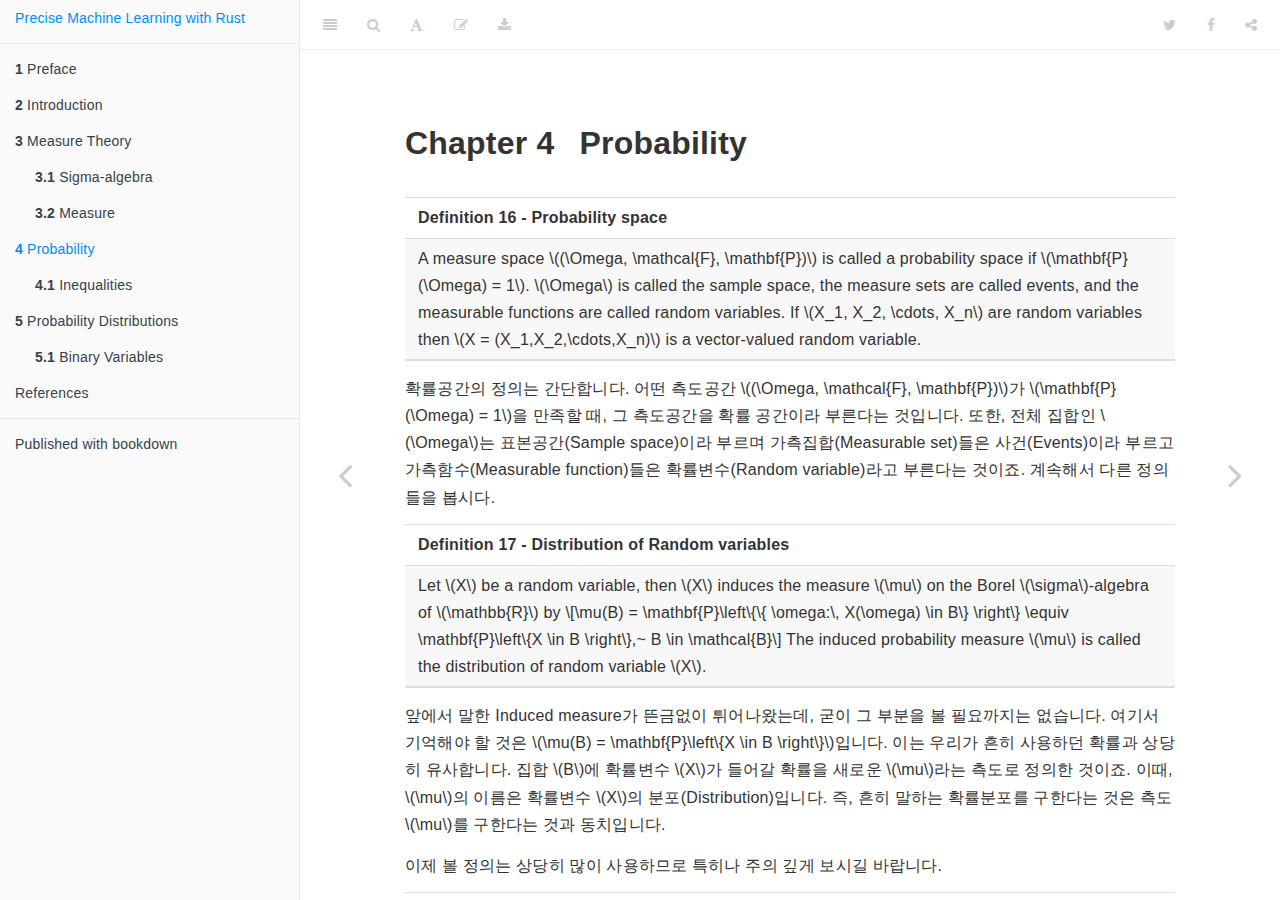
<file: docs/prob.html>
<!DOCTYPE html>
<html >

<head>

  <meta charset="UTF-8">
  <meta http-equiv="X-UA-Compatible" content="IE=edge">
  <title>Chapter 4 Probability | Precise Machine Learning with Rust</title>
  <meta name="description" content="This is a minimal example of using the bookdown package to write a book. The output format for this example is bookdown::gitbook.">
  <meta name="generator" content="bookdown  and GitBook 2.6.7">

  <meta property="og:title" content="Chapter 4 Probability | Precise Machine Learning with Rust" />
  <meta property="og:type" content="book" />
  
  
  <meta property="og:description" content="This is a minimal example of using the bookdown package to write a book. The output format for this example is bookdown::gitbook." />
  <meta name="github-repo" content="axect/ML_with_Rust" />

  <meta name="twitter:card" content="summary" />
  <meta name="twitter:title" content="Chapter 4 Probability | Precise Machine Learning with Rust" />
  
  <meta name="twitter:description" content="This is a minimal example of using the bookdown package to write a book. The output format for this example is bookdown::gitbook." />
  

<meta name="author" content="Tae Geun Kim">


<meta name="date" content="2019-03-15">

  <meta name="viewport" content="width=device-width, initial-scale=1">
  <meta name="apple-mobile-web-app-capable" content="yes">
  <meta name="apple-mobile-web-app-status-bar-style" content="black">
  
  
<link rel="prev" href="measuretheory.html">
<link rel="next" href="dist.html">
<script src="libs/jquery-2.2.3/jquery.min.js"></script>
<link href="libs/gitbook-2.6.7/css/style.css" rel="stylesheet" />
<link href="libs/gitbook-2.6.7/css/plugin-table.css" rel="stylesheet" />
<link href="libs/gitbook-2.6.7/css/plugin-bookdown.css" rel="stylesheet" />
<link href="libs/gitbook-2.6.7/css/plugin-highlight.css" rel="stylesheet" />
<link href="libs/gitbook-2.6.7/css/plugin-search.css" rel="stylesheet" />
<link href="libs/gitbook-2.6.7/css/plugin-fontsettings.css" rel="stylesheet" />









<style type="text/css">
a.sourceLine { display: inline-block; line-height: 1.25; }
a.sourceLine { pointer-events: none; color: inherit; text-decoration: inherit; }
a.sourceLine:empty { height: 1.2em; }
.sourceCode { overflow: visible; }
code.sourceCode { white-space: pre; position: relative; }
div.sourceCode { margin: 1em 0; }
pre.sourceCode { margin: 0; }
@media screen {
div.sourceCode { overflow: auto; }
}
@media print {
code.sourceCode { white-space: pre-wrap; }
a.sourceLine { text-indent: -1em; padding-left: 1em; }
}
pre.numberSource a.sourceLine
  { position: relative; left: -4em; }
pre.numberSource a.sourceLine::before
  { content: attr(title);
    position: relative; left: -1em; text-align: right; vertical-align: baseline;
    border: none; pointer-events: all; display: inline-block;
    -webkit-touch-callout: none; -webkit-user-select: none;
    -khtml-user-select: none; -moz-user-select: none;
    -ms-user-select: none; user-select: none;
    padding: 0 4px; width: 4em;
    color: #aaaaaa;
  }
pre.numberSource { margin-left: 3em; border-left: 1px solid #aaaaaa;  padding-left: 4px; }
div.sourceCode
  {  }
@media screen {
a.sourceLine::before { text-decoration: underline; }
}
code span.al { color: #ff0000; font-weight: bold; } /* Alert */
code span.an { color: #60a0b0; font-weight: bold; font-style: italic; } /* Annotation */
code span.at { color: #7d9029; } /* Attribute */
code span.bn { color: #40a070; } /* BaseN */
code span.bu { } /* BuiltIn */
code span.cf { color: #007020; font-weight: bold; } /* ControlFlow */
code span.ch { color: #4070a0; } /* Char */
code span.cn { color: #880000; } /* Constant */
code span.co { color: #60a0b0; font-style: italic; } /* Comment */
code span.cv { color: #60a0b0; font-weight: bold; font-style: italic; } /* CommentVar */
code span.do { color: #ba2121; font-style: italic; } /* Documentation */
code span.dt { color: #902000; } /* DataType */
code span.dv { color: #40a070; } /* DecVal */
code span.er { color: #ff0000; font-weight: bold; } /* Error */
code span.ex { } /* Extension */
code span.fl { color: #40a070; } /* Float */
code span.fu { color: #06287e; } /* Function */
code span.im { } /* Import */
code span.in { color: #60a0b0; font-weight: bold; font-style: italic; } /* Information */
code span.kw { color: #007020; font-weight: bold; } /* Keyword */
code span.op { color: #666666; } /* Operator */
code span.ot { color: #007020; } /* Other */
code span.pp { color: #bc7a00; } /* Preprocessor */
code span.sc { color: #4070a0; } /* SpecialChar */
code span.ss { color: #bb6688; } /* SpecialString */
code span.st { color: #4070a0; } /* String */
code span.va { color: #19177c; } /* Variable */
code span.vs { color: #4070a0; } /* VerbatimString */
code span.wa { color: #60a0b0; font-weight: bold; font-style: italic; } /* Warning */
</style>

<link rel="stylesheet" href="style.css" type="text/css" />
</head>

<body>



  <div class="book without-animation with-summary font-size-2 font-family-1" data-basepath=".">

    <div class="book-summary">
      <nav role="navigation">

<ul class="summary">
<li><a href="./">Precise Machine Learning with Rust</a></li>

<li class="divider"></li>
<li class="chapter" data-level="1" data-path="index.html"><a href="index.html"><i class="fa fa-check"></i><b>1</b> Preface</a></li>
<li class="chapter" data-level="2" data-path="intro.html"><a href="intro.html"><i class="fa fa-check"></i><b>2</b> Introduction</a></li>
<li class="chapter" data-level="3" data-path="measuretheory.html"><a href="measuretheory.html"><i class="fa fa-check"></i><b>3</b> Measure Theory</a><ul>
<li class="chapter" data-level="3.1" data-path="measuretheory.html"><a href="measuretheory.html#sigma"><i class="fa fa-check"></i><b>3.1</b> Sigma-algebra</a></li>
<li class="chapter" data-level="3.2" data-path="measuretheory.html"><a href="measuretheory.html#measure"><i class="fa fa-check"></i><b>3.2</b> Measure</a></li>
</ul></li>
<li class="chapter" data-level="4" data-path="prob.html"><a href="prob.html"><i class="fa fa-check"></i><b>4</b> Probability</a><ul>
<li class="chapter" data-level="4.1" data-path="prob.html"><a href="prob.html#inequalities"><i class="fa fa-check"></i><b>4.1</b> Inequalities</a></li>
</ul></li>
<li class="chapter" data-level="5" data-path="dist.html"><a href="dist.html"><i class="fa fa-check"></i><b>5</b> Probability Distributions</a><ul>
<li class="chapter" data-level="5.1" data-path="dist.html"><a href="dist.html#binary-variables"><i class="fa fa-check"></i><b>5.1</b> Binary Variables</a><ul>
<li class="chapter" data-level="5.1.1" data-path="dist.html"><a href="dist.html#bernoulli-distribution"><i class="fa fa-check"></i><b>5.1.1</b> Bernoulli Distribution</a></li>
<li class="chapter" data-level="5.1.2" data-path="dist.html"><a href="dist.html#beta-distribution"><i class="fa fa-check"></i><b>5.1.2</b> Beta Distribution</a></li>
</ul></li>
</ul></li>
<li class="chapter" data-level="" data-path="references.html"><a href="references.html"><i class="fa fa-check"></i>References</a></li>
<li class="divider"></li>
<li><a href="https://github.com/rstudio/bookdown" target="blank">Published with bookdown</a></li>

</ul>

      </nav>
    </div>

    <div class="book-body">
      <div class="body-inner">
        <div class="book-header" role="navigation">
          <h1>
            <i class="fa fa-circle-o-notch fa-spin"></i><a href="./">Precise Machine Learning with Rust</a>
          </h1>
        </div>

        <div class="page-wrapper" tabindex="-1" role="main">
          <div class="page-inner">

            <section class="normal" id="section-">
<div id="prob" class="section level1">
<h1><span class="header-section-number">Chapter 4</span> Probability</h1>
<table>
<colgroup>
<col width="100%" />
</colgroup>
<tbody>
<tr class="odd">
<td align="left"><strong>Definition 16 - Probability space </strong></td>
</tr>
<tr class="even">
<td align="left">A measure space <span class="math inline">\((\Omega, \mathcal{F}, \mathbf{P})\)</span> is called a probability space
if <span class="math inline">\(\mathbf{P}(\Omega) = 1\)</span>. <span class="math inline">\(\Omega\)</span> is called the sample space, the measure sets
are called events, and the measurable functions are called random variables.
If <span class="math inline">\(X_1, X_2, \cdots, X_n\)</span> are random variables then <span class="math inline">\(X = (X_1,X_2,\cdots,X_n)\)</span>
is a vector-valued random variable.</td>
</tr>
</tbody>
</table>
<p>확률공간의 정의는 간단합니다. 어떤 측도공간 <span class="math inline">\((\Omega, \mathcal{F}, \mathbf{P})\)</span>가 <span class="math inline">\(\mathbf{P}(\Omega) = 1\)</span>을 만족할 때,
그 측도공간을 확률 공간이라 부른다는 것입니다. 또한, 전체 집합인 <span class="math inline">\(\Omega\)</span>는 표본공간(Sample space)이라 부르며
가측집합(Measurable set)들은 사건(Events)이라 부르고 가측함수(Measurable function)들은 확률변수(Random variable)라고
부른다는 것이죠. 계속해서 다른 정의들을 봅시다.</p>
<table>
<colgroup>
<col width="100%" />
</colgroup>
<tbody>
<tr class="odd">
<td align="left"><strong>Definition 17 - Distribution of Random variables </strong></td>
</tr>
<tr class="even">
<td align="left">Let <span class="math inline">\(X\)</span> be a random variable, then <span class="math inline">\(X\)</span> induces the measure <span class="math inline">\(\mu\)</span> on the Borel <span class="math inline">\(\sigma\)</span>-algebra of <span class="math inline">\(\mathbb{R}\)</span> by
<span class="math display">\[\mu(B) = \mathbf{P}\left\{\{ \omega:\, X(\omega) \in B\} \right\} \equiv \mathbf{P}\left\{X \in B \right\},~ B \in \mathcal{B}\]</span>
The induced probability measure <span class="math inline">\(\mu\)</span> is called the distribution of random variable <span class="math inline">\(X\)</span>.</td>
</tr>
</tbody>
</table>
<p>앞에서 말한 Induced measure가 뜬금없이 튀어나왔는데, 굳이 그 부분을 볼 필요까지는 없습니다.
여기서 기억해야 할 것은 <span class="math inline">\(\mu(B) = \mathbf{P}\left\{X \in B \right\}\)</span>입니다.
이는 우리가 흔히 사용하던 확률과 상당히 유사합니다. 집합 <span class="math inline">\(B\)</span>에 확률변수 <span class="math inline">\(X\)</span>가 들어갈 확률을 새로운 <span class="math inline">\(\mu\)</span>라는
측도로 정의한 것이죠. 이때, <span class="math inline">\(\mu\)</span>의 이름은 확률변수 <span class="math inline">\(X\)</span>의 분포(Distribution)입니다.
즉, 흔히 말하는 확률분포를 구한다는 것은 측도 <span class="math inline">\(\mu\)</span>를 구한다는 것과 동치입니다.</p>
<p>이제 볼 정의는 상당히 많이 사용하므로 특히나 주의 깊게 보시길 바랍니다.</p>
<table>
<colgroup>
<col width="100%" />
</colgroup>
<tbody>
<tr class="odd">
<td align="left"><strong>Definition 18 - Expectation </strong></td>
</tr>
<tr class="even">
<td align="left">Let <span class="math inline">\(X\)</span> be a random variable. The expectation of <span class="math inline">\(X\)</span> is the integral of <span class="math inline">\(X\)</span> with respect to
distribution <span class="math inline">\(\mu\)</span> of <span class="math inline">\(X\)</span>.
<span class="math display">\[\mathbf{E}\left\{X \right\} = \int_{\mathbb{R}} x \mu(dx)\]</span></td>
</tr>
</tbody>
</table>
<p>위에 명시한 적분이 낯설 수 있는데, 이는 보통 르벡 적분을 표현하는 방식이 여러가지이기 때문입니다.
<span class="math display">\[\int_S f d\mu = \int_S f(s) \mu(ds)\]</span>
하지만 이를 차치하고서라도 위 정의는 이상해보일 수 있습니다. <span class="math inline">\(X\)</span>에 대한 기댓값이라면서 <span class="math inline">\(X\)</span>가
적분식에 포함되어 있지 않습니다. 하지만 자세히 보면 <span class="math inline">\(\mu\)</span>가 <span class="math inline">\(X\)</span>의 분포이기에 <span class="math inline">\(\mu\)</span>안에 <span class="math inline">\(X\)</span>의 값이
포함되어 있다는 것을 알 수 있습니다.</p>
<p>이제 기댓값의 정의가 나왔으니 자연스러운 수순으로 분산의 정의를 봅시다.</p>
<table>
<colgroup>
<col width="100%" />
</colgroup>
<tbody>
<tr class="odd">
<td align="left"><strong>Definition 19 - Variance </strong></td>
</tr>
<tr class="even">
<td align="left">Let <span class="math inline">\(X\)</span> be a random variable. The variance of <span class="math inline">\(X\)</span> is
<span class="math display">\[\text{Var}\left\{X \right\} = \mathbf{E}\left\{(X - \mathbf{E}\{X\})^2 \right\}\]</span></td>
</tr>
</tbody>
</table>
<p>우리가 알고 있던 분산의 정의와 정확히 일치합니다. 즉, 측도론으로부터 유도되긴 했지만
실제 계산은 고등학교에서 배웠던 확률과 통계와 크게 다르지 않다는 것을 알 수 있습니다.
이제 또 다른 익숙한 개념을 새롭게 정의해봅시다.</p>
<table>
<colgroup>
<col width="100%" />
</colgroup>
<tbody>
<tr class="odd">
<td align="left"><strong>Definition 20 - Joint distribution &amp; Independence </strong></td>
</tr>
<tr class="even">
<td align="left">Let <span class="math inline">\(X_1, \cdots, X_n\)</span> be random variables. They induce the measure <span class="math inline">\(\mu^{(n)}\)</span>
on the Borel <span class="math inline">\(\sigma\)</span>-algebra of <span class="math inline">\(\mathbb{R}^n\)</span> with the property
<span class="math display">\[\mu^{(n)}(B_1 \times \cdots \times B_n) = \mathbf{P}\left\{X_1\in B_1,\cdots,X_n\in B_n \right\},~ B_1,\cdots,B_n \in \mathcal{B}\]</span>
<span class="math inline">\(\mu^{(n)}\)</span> is called the <strong>joint distribution</strong> of random variables.
Let <span class="math inline">\(\mu_i\)</span> be the distribution of <span class="math inline">\(X_i\)</span>, the random variables <span class="math inline">\(\left\{X_i \right\}_{i=1}^n\)</span>
are <strong>independent</strong> if <span class="math inline">\(\mu^{(n)}\)</span> is the product measure of <span class="math inline">\(\left\{\mu_i \right\}_{i=1}^n\)</span>.
The events <span class="math inline">\(A_1,\cdots,A_n \in \mathcal{F}\)</span> are independent if the random variables
<span class="math inline">\(I_{A_1},\cdots,I_{A_n}\)</span> are independent.</td>
</tr>
</tbody>
</table>
<p>위 정의는 한 마디로 요약하면 확률변수 <span class="math inline">\(n\)</span>개의 분포가 각각의 확률변수들의 분포에 대해 곱측도(Product measure)이면
확률변수들을 독립이라 부르겠다는 것입니다. 우리가 알던 정의와 조금 달라보이지만, 확률측도로 변경하여 보면 위 정의는 다음 식으로 귀결됩니다.
<span class="math display">\[\mathbf{P}\left\{X_1\in B_1, \cdots, X_n \in B_n \right\} = \mathbf{P}\left\{X_1 \in B_1 \right\} \times \cdots \times \mathbf{P}\left\{X_n \in B_n \right\}\]</span>
이제 우리가 알던 독립의 정의와 같아졌습니다. 또한 위 정의는 단순히 확률 변수들의 독립 뿐만 아니라 사건들의 독립도 정의하였습니다.
특이하게도 각 사건들의 Indicator function들이 독립이면 그 사건들도 독립이라고 정의되어 있는데 Indicator function 역시
Measurable function이므로 확률 변수에 해당하니 정의 자체는 충분히 받아들일 수 있습니다.
위 정의를 받아들이면 아래의 중요한 정리를 쉽게 유도할 수 있습니다.</p>
<table>
<colgroup>
<col width="100%" />
</colgroup>
<tbody>
<tr class="odd">
<td align="left"><strong>Theorem 6 - Independence with Expectation </strong></td>
</tr>
<tr class="even">
<td align="left">If <span class="math inline">\(X_1, \cdots, X_n\)</span> are independent and have finite expectations then
<span class="math display">\[\mathbf{E}\left\{X_1 X_2 \cdots X_n \right\} = \mathbf{E}\{X_1\}\cdots \mathbf{E}\{X_n\}\]</span></td>
</tr>
</tbody>
</table>
<p>증명은 Independence, product measure의 정의들과 Fubini’s theorem을 적용하면 쉽게 증명되니 생략하겠습니다.</p>
<div id="inequalities" class="section level2">
<h2><span class="header-section-number">4.1</span> Inequalities</h2>
<p>이제 지루한 수학 단원의 마지막입니다. 앞으로 논리를 전개하는데 유용한 부등식들을 소개하고 마치도록 하겠습니다.</p>
<ul>
<li>Cauchy-Schwarz: <span class="math inline">\(|\mathbf{E}\{XY\}| \leq \sqrt{\mathbf{E}\{X^2\}\mathbf{E}\{Y^2\}}\)</span></li>
<li>Hölder: <span class="math inline">\(p,q\in(1,\infty),\,\frac{1}{p} + \frac{1}{q} = 1\, \Rightarrow \mathbf{E}\{|XY|\} \leq \left(\mathbf{E}\{|X^p|\}\right)^{1/p} \cdot \left(\mathbf{E}\{|Y|^q\}\right)^{1/q}\)</span></li>
<li>Markov: Given non-negative <span class="math inline">\(X\)</span>, <span class="math inline">\(\forall t &gt; 0, ~ \mathbf{P}(X \geq t) \leq \frac{\mathbf{E}(X)}{t}\)</span></li>
<li>Chebyshev: <span class="math inline">\(\forall t &gt;0, ~ \mathbf{P}(|X - \mathbf{E}X| \geq t) \leq \frac{\text{Var}(X)}{t^2}\)</span></li>
<li>Chebyshev - Cantelli: <span class="math inline">\(\forall t \geq 0,~\mathbf{P}(X - \mathbf{E}X &gt; t) \leq \frac{\text{Var}(X)}{\text{Var}(X) + t^2}\)</span></li>
</ul>
<p>위의 부등식들도 상당히 중요하지만 다음 2개의 부등식은 특히나 중요하기에 정리로 따로 정리하였습니다.</p>
<table>
<colgroup>
<col width="100%" />
</colgroup>
<tbody>
<tr class="odd">
<td align="left"><strong>Theorem 7 - Jensen’s inequality </strong></td>
</tr>
<tr class="even">
<td align="left">If <span class="math inline">\(F\)</span> is a real-valued convex function on a finite or infinite interval of <span class="math inline">\(\mathbb{R}\)</span>
and <span class="math inline">\(X\)</span> is a random variable with finite expectation taking its values in this interval. then
<span class="math display">\[f(\mathbf{E}(X)) \leq \mathbf{E}(f(X))\]</span></td>
</tr>
</tbody>
</table>
<table>
<colgroup>
<col width="100%" />
</colgroup>
<tbody>
<tr class="odd">
<td align="left"><strong>Theorem 8 - Association inequality </strong></td>
</tr>
<tr class="even">
<td align="left">Let <span class="math inline">\(X\)</span> be a real-valued random variable and <span class="math inline">\(f,g\)</span> are real-valued function<br/>
1. <span class="math inline">\(f,g\)</span> are monotone non-decreasing then
<span class="math display">\[ \mathbf{E}\left\{f(X)g(X) \right\} \geq \mathbf{E}\left\{f(X) \right\} \mathbf{E}\left\{g(X) \right\}\]</span>
2. <span class="math inline">\(f\)</span> is monotone increasing and <span class="math inline">\(g\)</span> is monotone decreasing then
<span class="math display">\[\mathbf{E}\left\{f(X)g(X) \right\}\leq \mathbf{E}\left\{f(X) \right\}\mathbf{E}\left\{g(X) \right\}\]</span></td>
</tr>
</tbody>
</table>
<p>이것으로 기초 측도론과 확률론은 모두 끝났습니다. 이제 추상의 영역에서 조금 벗어나서 실제로 많이 사용되는 확률분포들에 대해서 알아보도록 하겠습니다.</p>

</div>
</div>
            </section>

          </div>
        </div>
      </div>
<a href="measuretheory.html" class="navigation navigation-prev " aria-label="Previous page"><i class="fa fa-angle-left"></i></a>
<a href="dist.html" class="navigation navigation-next " aria-label="Next page"><i class="fa fa-angle-right"></i></a>
    </div>
  </div>
<script src="libs/gitbook-2.6.7/js/app.min.js"></script>
<script src="libs/gitbook-2.6.7/js/lunr.js"></script>
<script src="libs/gitbook-2.6.7/js/plugin-search.js"></script>
<script src="libs/gitbook-2.6.7/js/plugin-sharing.js"></script>
<script src="libs/gitbook-2.6.7/js/plugin-fontsettings.js"></script>
<script src="libs/gitbook-2.6.7/js/plugin-bookdown.js"></script>
<script src="libs/gitbook-2.6.7/js/jquery.highlight.js"></script>
<script>
gitbook.require(["gitbook"], function(gitbook) {
gitbook.start({
"sharing": {
"github": false,
"facebook": true,
"twitter": true,
"google": false,
"linkedin": false,
"weibo": false,
"instapaper": false,
"vk": false,
"all": ["facebook", "google", "twitter", "linkedin", "weibo", "instapaper"]
},
"fontsettings": {
"theme": "white",
"family": "sans",
"size": 2
},
"edit": {
"link": "https://github.com/rstudio/bookdown-demo/edit/master/03-probability.Rmd",
"text": "Edit"
},
"history": {
"link": null,
"text": null
},
"download": ["Precise_ML_with_Rust.pdf", "Precise_ML_with_Rust.epub"],
"toc": {
"collapse": "subsection"
}
});
});
</script>

<!-- dynamically load mathjax for compatibility with self-contained -->
<script>
  (function () {
    var script = document.createElement("script");
    script.type = "text/javascript";
    var src = "true";
    if (src === "" || src === "true") src = "https://mathjax.rstudio.com/latest/MathJax.js?config=TeX-MML-AM_CHTML";
    if (location.protocol !== "file:" && /^https?:/.test(src))
      src = src.replace(/^https?:/, '');
    script.src = src;
    document.getElementsByTagName("head")[0].appendChild(script);
  })();
</script>
</body>

</html>
</file>
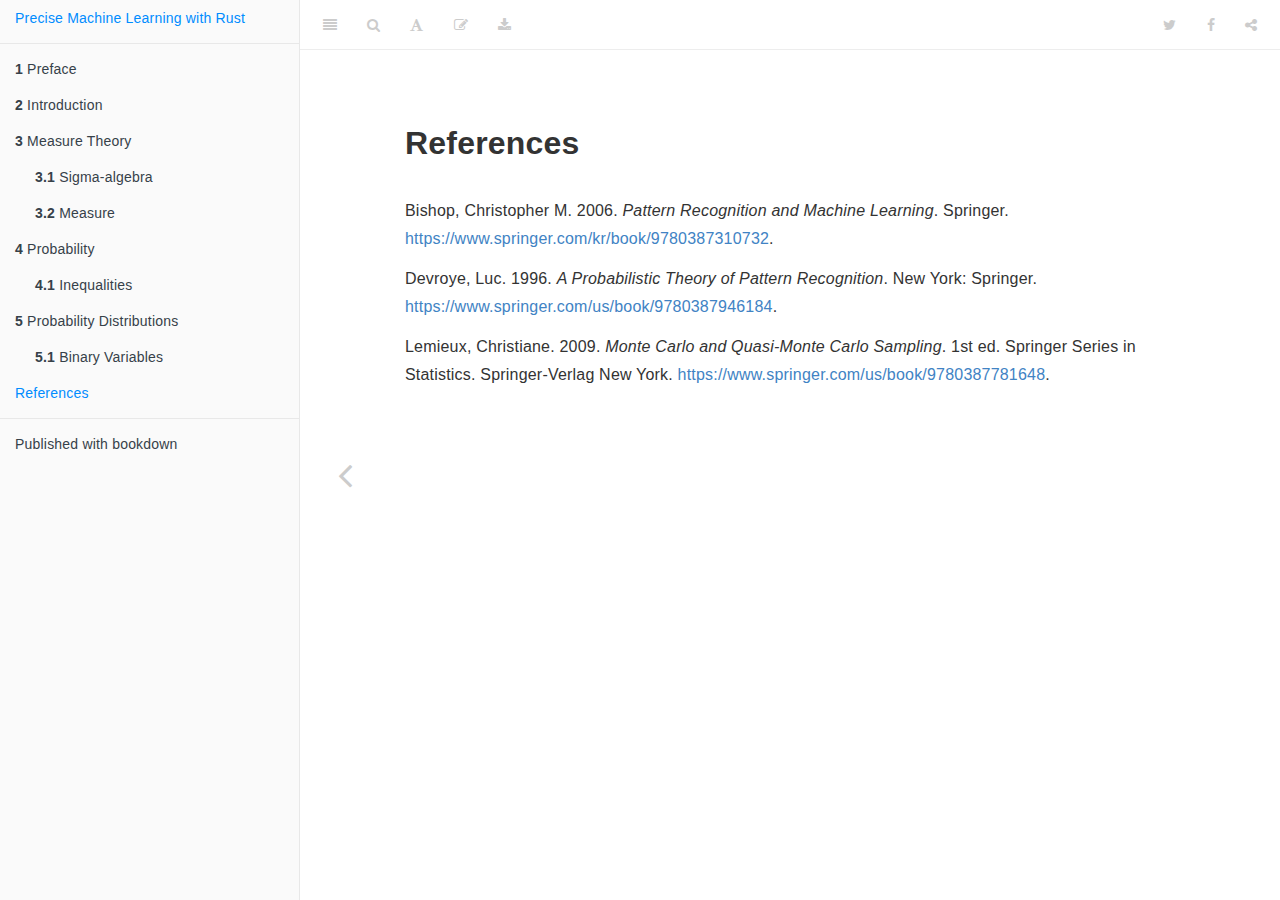
<file: docs/references.html>
<!DOCTYPE html>
<html >

<head>

  <meta charset="UTF-8">
  <meta http-equiv="X-UA-Compatible" content="IE=edge">
  <title>References | Precise Machine Learning with Rust</title>
  <meta name="description" content="This is a minimal example of using the bookdown package to write a book. The output format for this example is bookdown::gitbook.">
  <meta name="generator" content="bookdown  and GitBook 2.6.7">

  <meta property="og:title" content="References | Precise Machine Learning with Rust" />
  <meta property="og:type" content="book" />
  
  
  <meta property="og:description" content="This is a minimal example of using the bookdown package to write a book. The output format for this example is bookdown::gitbook." />
  <meta name="github-repo" content="axect/ML_with_Rust" />

  <meta name="twitter:card" content="summary" />
  <meta name="twitter:title" content="References | Precise Machine Learning with Rust" />
  
  <meta name="twitter:description" content="This is a minimal example of using the bookdown package to write a book. The output format for this example is bookdown::gitbook." />
  

<meta name="author" content="Tae Geun Kim">


<meta name="date" content="2019-03-15">

  <meta name="viewport" content="width=device-width, initial-scale=1">
  <meta name="apple-mobile-web-app-capable" content="yes">
  <meta name="apple-mobile-web-app-status-bar-style" content="black">
  
  
<link rel="prev" href="dist.html">

<script src="libs/jquery-2.2.3/jquery.min.js"></script>
<link href="libs/gitbook-2.6.7/css/style.css" rel="stylesheet" />
<link href="libs/gitbook-2.6.7/css/plugin-table.css" rel="stylesheet" />
<link href="libs/gitbook-2.6.7/css/plugin-bookdown.css" rel="stylesheet" />
<link href="libs/gitbook-2.6.7/css/plugin-highlight.css" rel="stylesheet" />
<link href="libs/gitbook-2.6.7/css/plugin-search.css" rel="stylesheet" />
<link href="libs/gitbook-2.6.7/css/plugin-fontsettings.css" rel="stylesheet" />









<style type="text/css">
a.sourceLine { display: inline-block; line-height: 1.25; }
a.sourceLine { pointer-events: none; color: inherit; text-decoration: inherit; }
a.sourceLine:empty { height: 1.2em; }
.sourceCode { overflow: visible; }
code.sourceCode { white-space: pre; position: relative; }
div.sourceCode { margin: 1em 0; }
pre.sourceCode { margin: 0; }
@media screen {
div.sourceCode { overflow: auto; }
}
@media print {
code.sourceCode { white-space: pre-wrap; }
a.sourceLine { text-indent: -1em; padding-left: 1em; }
}
pre.numberSource a.sourceLine
  { position: relative; left: -4em; }
pre.numberSource a.sourceLine::before
  { content: attr(title);
    position: relative; left: -1em; text-align: right; vertical-align: baseline;
    border: none; pointer-events: all; display: inline-block;
    -webkit-touch-callout: none; -webkit-user-select: none;
    -khtml-user-select: none; -moz-user-select: none;
    -ms-user-select: none; user-select: none;
    padding: 0 4px; width: 4em;
    color: #aaaaaa;
  }
pre.numberSource { margin-left: 3em; border-left: 1px solid #aaaaaa;  padding-left: 4px; }
div.sourceCode
  {  }
@media screen {
a.sourceLine::before { text-decoration: underline; }
}
code span.al { color: #ff0000; font-weight: bold; } /* Alert */
code span.an { color: #60a0b0; font-weight: bold; font-style: italic; } /* Annotation */
code span.at { color: #7d9029; } /* Attribute */
code span.bn { color: #40a070; } /* BaseN */
code span.bu { } /* BuiltIn */
code span.cf { color: #007020; font-weight: bold; } /* ControlFlow */
code span.ch { color: #4070a0; } /* Char */
code span.cn { color: #880000; } /* Constant */
code span.co { color: #60a0b0; font-style: italic; } /* Comment */
code span.cv { color: #60a0b0; font-weight: bold; font-style: italic; } /* CommentVar */
code span.do { color: #ba2121; font-style: italic; } /* Documentation */
code span.dt { color: #902000; } /* DataType */
code span.dv { color: #40a070; } /* DecVal */
code span.er { color: #ff0000; font-weight: bold; } /* Error */
code span.ex { } /* Extension */
code span.fl { color: #40a070; } /* Float */
code span.fu { color: #06287e; } /* Function */
code span.im { } /* Import */
code span.in { color: #60a0b0; font-weight: bold; font-style: italic; } /* Information */
code span.kw { color: #007020; font-weight: bold; } /* Keyword */
code span.op { color: #666666; } /* Operator */
code span.ot { color: #007020; } /* Other */
code span.pp { color: #bc7a00; } /* Preprocessor */
code span.sc { color: #4070a0; } /* SpecialChar */
code span.ss { color: #bb6688; } /* SpecialString */
code span.st { color: #4070a0; } /* String */
code span.va { color: #19177c; } /* Variable */
code span.vs { color: #4070a0; } /* VerbatimString */
code span.wa { color: #60a0b0; font-weight: bold; font-style: italic; } /* Warning */
</style>

<link rel="stylesheet" href="style.css" type="text/css" />
</head>

<body>



  <div class="book without-animation with-summary font-size-2 font-family-1" data-basepath=".">

    <div class="book-summary">
      <nav role="navigation">

<ul class="summary">
<li><a href="./">Precise Machine Learning with Rust</a></li>

<li class="divider"></li>
<li class="chapter" data-level="1" data-path="index.html"><a href="index.html"><i class="fa fa-check"></i><b>1</b> Preface</a></li>
<li class="chapter" data-level="2" data-path="intro.html"><a href="intro.html"><i class="fa fa-check"></i><b>2</b> Introduction</a></li>
<li class="chapter" data-level="3" data-path="measuretheory.html"><a href="measuretheory.html"><i class="fa fa-check"></i><b>3</b> Measure Theory</a><ul>
<li class="chapter" data-level="3.1" data-path="measuretheory.html"><a href="measuretheory.html#sigma"><i class="fa fa-check"></i><b>3.1</b> Sigma-algebra</a></li>
<li class="chapter" data-level="3.2" data-path="measuretheory.html"><a href="measuretheory.html#measure"><i class="fa fa-check"></i><b>3.2</b> Measure</a></li>
</ul></li>
<li class="chapter" data-level="4" data-path="prob.html"><a href="prob.html"><i class="fa fa-check"></i><b>4</b> Probability</a><ul>
<li class="chapter" data-level="4.1" data-path="prob.html"><a href="prob.html#inequalities"><i class="fa fa-check"></i><b>4.1</b> Inequalities</a></li>
</ul></li>
<li class="chapter" data-level="5" data-path="dist.html"><a href="dist.html"><i class="fa fa-check"></i><b>5</b> Probability Distributions</a><ul>
<li class="chapter" data-level="5.1" data-path="dist.html"><a href="dist.html#binary-variables"><i class="fa fa-check"></i><b>5.1</b> Binary Variables</a><ul>
<li class="chapter" data-level="5.1.1" data-path="dist.html"><a href="dist.html#bernoulli-distribution"><i class="fa fa-check"></i><b>5.1.1</b> Bernoulli Distribution</a></li>
<li class="chapter" data-level="5.1.2" data-path="dist.html"><a href="dist.html#beta-distribution"><i class="fa fa-check"></i><b>5.1.2</b> Beta Distribution</a></li>
</ul></li>
</ul></li>
<li class="chapter" data-level="" data-path="references.html"><a href="references.html"><i class="fa fa-check"></i>References</a></li>
<li class="divider"></li>
<li><a href="https://github.com/rstudio/bookdown" target="blank">Published with bookdown</a></li>

</ul>

      </nav>
    </div>

    <div class="book-body">
      <div class="body-inner">
        <div class="book-header" role="navigation">
          <h1>
            <i class="fa fa-circle-o-notch fa-spin"></i><a href="./">Precise Machine Learning with Rust</a>
          </h1>
        </div>

        <div class="page-wrapper" tabindex="-1" role="main">
          <div class="page-inner">

            <section class="normal" id="section-">
<div id="references" class="section level1 unnumbered">
<h1>References</h1>

<div id="refs" class="references">
<div>
<p>Bishop, Christopher M. 2006. <em>Pattern Recognition and Machine Learning</em>. Springer. <a href="https://www.springer.com/kr/book/9780387310732">https://www.springer.com/kr/book/9780387310732</a>.</p>
</div>
<div>
<p>Devroye, Luc. 1996. <em>A Probabilistic Theory of Pattern Recognition</em>. New York: Springer. <a href="https://www.springer.com/us/book/9780387946184">https://www.springer.com/us/book/9780387946184</a>.</p>
</div>
<div>
<p>Lemieux, Christiane. 2009. <em>Monte Carlo and Quasi-Monte Carlo Sampling</em>. 1st ed. Springer Series in Statistics. Springer-Verlag New York. <a href="https://www.springer.com/us/book/9780387781648">https://www.springer.com/us/book/9780387781648</a>.</p>
</div>
</div>
</div>
            </section>

          </div>
        </div>
      </div>
<a href="dist.html" class="navigation navigation-prev navigation-unique" aria-label="Previous page"><i class="fa fa-angle-left"></i></a>

    </div>
  </div>
<script src="libs/gitbook-2.6.7/js/app.min.js"></script>
<script src="libs/gitbook-2.6.7/js/lunr.js"></script>
<script src="libs/gitbook-2.6.7/js/plugin-search.js"></script>
<script src="libs/gitbook-2.6.7/js/plugin-sharing.js"></script>
<script src="libs/gitbook-2.6.7/js/plugin-fontsettings.js"></script>
<script src="libs/gitbook-2.6.7/js/plugin-bookdown.js"></script>
<script src="libs/gitbook-2.6.7/js/jquery.highlight.js"></script>
<script>
gitbook.require(["gitbook"], function(gitbook) {
gitbook.start({
"sharing": {
"github": false,
"facebook": true,
"twitter": true,
"google": false,
"linkedin": false,
"weibo": false,
"instapaper": false,
"vk": false,
"all": ["facebook", "google", "twitter", "linkedin", "weibo", "instapaper"]
},
"fontsettings": {
"theme": "white",
"family": "sans",
"size": 2
},
"edit": {
"link": "https://github.com/rstudio/bookdown-demo/edit/master/06-references.Rmd",
"text": "Edit"
},
"history": {
"link": null,
"text": null
},
"download": ["Precise_ML_with_Rust.pdf", "Precise_ML_with_Rust.epub"],
"toc": {
"collapse": "subsection"
}
});
});
</script>

<!-- dynamically load mathjax for compatibility with self-contained -->
<script>
  (function () {
    var script = document.createElement("script");
    script.type = "text/javascript";
    var src = "true";
    if (src === "" || src === "true") src = "https://mathjax.rstudio.com/latest/MathJax.js?config=TeX-MML-AM_CHTML";
    if (location.protocol !== "file:" && /^https?:/.test(src))
      src = src.replace(/^https?:/, '');
    script.src = src;
    document.getElementsByTagName("head")[0].appendChild(script);
  })();
</script>
</body>

</html>
</file>
<file: docs/libs/gitbook-2.6.7/css/plugin-table.css>
.book .book-body .page-wrapper .page-inner section.normal table{display:table;width:100%;border-collapse:collapse;border-spacing:0;overflow:auto}.book .book-body .page-wrapper .page-inner section.normal table td,.book .book-body .page-wrapper .page-inner section.normal table th{padding:6px 13px;border:1px solid #ddd}.book .book-body .page-wrapper .page-inner section.normal table tr{background-color:#fff;border-top:1px solid #ccc}.book .book-body .page-wrapper .page-inner section.normal table tr:nth-child(2n){background-color:#f8f8f8}.book .book-body .page-wrapper .page-inner section.normal table th{font-weight:700}
</file>
<file: docs/libs/gitbook-2.6.7/css/plugin-bookdown.css>
.book .book-header h1 {
  padding-left: 20px;
  padding-right: 20px;
}
.book .book-header.fixed {
  position: fixed;
  right: 0;
  top: 0;
  left: 0;
  border-bottom: 1px solid rgba(0,0,0,.07);
}
span.search-highlight {
  background-color: #ffff88;
}
@media (min-width: 600px) {
  .book.with-summary .book-header.fixed {
    left: 300px;
  }
}
@media (max-width: 1240px) {
  .book .book-body.fixed {
    top: 50px;
  }
  .book .book-body.fixed .body-inner {
    top: auto;
  }
}
@media (max-width: 600px) {
  .book.with-summary .book-header.fixed {
    left: calc(100% - 60px);
    min-width: 300px;
  }
  .book.with-summary .book-body {
    transform: none;
    left: calc(100% - 60px);
    min-width: 300px;
  }
  .book .book-body.fixed {
    top: 0;
  }
}

.book .book-body.fixed .body-inner {
  top: 50px;
}
.book .book-body .page-wrapper .page-inner section.normal sub, .book .book-body .page-wrapper .page-inner section.normal sup {
  font-size: 85%;
}

@media print {
  .book .book-summary, .book .book-body .book-header, .fa {
    display: none !important;
  }
  .book .book-body.fixed {
    left: 0px;
  }
  .book .book-body,.book .book-body .body-inner, .book.with-summary {
    overflow: visible !important;
  }
}
.kable_wrapper {
  border-spacing: 20px 0;
  border-collapse: separate;
  border: none;
  margin: auto;
}
.kable_wrapper > tbody > tr > td {
  vertical-align: top;
}
.book .book-body .page-wrapper .page-inner section.normal table tr.header {
  border-top-width: 2px;
}
.book .book-body .page-wrapper .page-inner section.normal table tr:last-child td {
  border-bottom-width: 2px;
}
.book .book-body .page-wrapper .page-inner section.normal table td, .book .book-body .page-wrapper .page-inner section.normal table th {
  border-left: none;
  border-right: none;
}
.book .book-body .page-wrapper .page-inner section.normal table.kable_wrapper > tbody > tr, .book .book-body .page-wrapper .page-inner section.normal table.kable_wrapper > tbody > tr > td {
  border-top: none;
}
.book .book-body .page-wrapper .page-inner section.normal table.kable_wrapper > tbody > tr:last-child > td {
    border-bottom: none;
}

div.theorem, div.lemma, div.corollary, div.proposition, div.conjecture {
  font-style: italic;
}
span.theorem, span.lemma, span.corollary, span.proposition, span.conjecture {
  font-style: normal;
}
div.proof:after {
  content: "\25a2";
  float: right;
}
.header-section-number {
  padding-right: .5em;
}
</file>
<file: docs/libs/gitbook-2.6.7/css/plugin-highlight.css>
.book .book-body .page-wrapper .page-inner section.normal pre,
.book .book-body .page-wrapper .page-inner section.normal code {
  /* http://jmblog.github.com/color-themes-for-google-code-highlightjs */
  /* Tomorrow Comment */
  /* Tomorrow Red */
  /* Tomorrow Orange */
  /* Tomorrow Yellow */
  /* Tomorrow Green */
  /* Tomorrow Aqua */
  /* Tomorrow Blue */
  /* Tomorrow Purple */
}
.book .book-body .page-wrapper .page-inner section.normal pre .hljs-comment,
.book .book-body .page-wrapper .page-inner section.normal code .hljs-comment,
.book .book-body .page-wrapper .page-inner section.normal pre .hljs-title,
.book .book-body .page-wrapper .page-inner section.normal code .hljs-title {
  color: #8e908c;
}
.book .book-body .page-wrapper .page-inner section.normal pre .hljs-variable,
.book .book-body .page-wrapper .page-inner section.normal code .hljs-variable,
.book .book-body .page-wrapper .page-inner section.normal pre .hljs-attribute,
.book .book-body .page-wrapper .page-inner section.normal code .hljs-attribute,
.book .book-body .page-wrapper .page-inner section.normal pre .hljs-tag,
.book .book-body .page-wrapper .page-inner section.normal code .hljs-tag,
.book .book-body .page-wrapper .page-inner section.normal pre .hljs-regexp,
.book .book-body .page-wrapper .page-inner section.normal code .hljs-regexp,
.book .book-body .page-wrapper .page-inner section.normal pre .ruby .hljs-constant,
.book .book-body .page-wrapper .page-inner section.normal code .ruby .hljs-constant,
.book .book-body .page-wrapper .page-inner section.normal pre .xml .hljs-tag .hljs-title,
.book .book-body .page-wrapper .page-inner section.normal code .xml .hljs-tag .hljs-title,
.book .book-body .page-wrapper .page-inner section.normal pre .xml .hljs-pi,
.book .book-body .page-wrapper .page-inner section.normal code .xml .hljs-pi,
.book .book-body .page-wrapper .page-inner section.normal pre .xml .hljs-doctype,
.book .book-body .page-wrapper .page-inner section.normal code .xml .hljs-doctype,
.book .book-body .page-wrapper .page-inner section.normal pre .html .hljs-doctype,
.book .book-body .page-wrapper .page-inner section.normal code .html .hljs-doctype,
.book .book-body .page-wrapper .page-inner section.normal pre .css .hljs-id,
.book .book-body .page-wrapper .page-inner section.normal code .css .hljs-id,
.book .book-body .page-wrapper .page-inner section.normal pre .css .hljs-class,
.book .book-body .page-wrapper .page-inner section.normal code .css .hljs-class,
.book .book-body .page-wrapper .page-inner section.normal pre .css .hljs-pseudo,
.book .book-body .page-wrapper .page-inner section.normal code .css .hljs-pseudo {
  color: #c82829;
}
.book .book-body .page-wrapper .page-inner section.normal pre .hljs-number,
.book .book-body .page-wrapper .page-inner section.normal code .hljs-number,
.book .book-body .page-wrapper .page-inner section.normal pre .hljs-preprocessor,
.book .book-body .page-wrapper .page-inner section.normal code .hljs-preprocessor,
.book .book-body .page-wrapper .page-inner section.normal pre .hljs-pragma,
.book .book-body .page-wrapper .page-inner section.normal code .hljs-pragma,
.book .book-body .page-wrapper .page-inner section.normal pre .hljs-built_in,
.book .book-body .page-wrapper .page-inner section.normal code .hljs-built_in,
.book .book-body .page-wrapper .page-inner section.normal pre .hljs-literal,
.book .book-body .page-wrapper .page-inner section.normal code .hljs-literal,
.book .book-body .page-wrapper .page-inner section.normal pre .hljs-params,
.book .book-body .page-wrapper .page-inner section.normal code .hljs-params,
.book .book-body .page-wrapper .page-inner section.normal pre .hljs-constant,
.book .book-body .page-wrapper .page-inner section.normal code .hljs-constant {
  color: #f5871f;
}
.book .book-body .page-wrapper .page-inner section.normal pre .ruby .hljs-class .hljs-title,
.book .book-body .page-wrapper .page-inner section.normal code .ruby .hljs-class .hljs-title,
.book .book-body .page-wrapper .page-inner section.normal pre .css .hljs-rules .hljs-attribute,
.book .book-body .page-wrapper .page-inner section.normal code .css .hljs-rules .hljs-attribute {
  color: #eab700;
}
.book .book-body .page-wrapper .page-inner section.normal pre .hljs-string,
.book .book-body .page-wrapper .page-inner section.normal code .hljs-string,
.book .book-body .page-wrapper .page-inner section.normal pre .hljs-value,
.book .book-body .page-wrapper .page-inner section.normal code .hljs-value,
.book .book-body .page-wrapper .page-inner section.normal pre .hljs-inheritance,
.book .book-body .page-wrapper .page-inner section.normal code .hljs-inheritance,
.book .book-body .page-wrapper .page-inner section.normal pre .hljs-header,
.book .book-body .page-wrapper .page-inner section.normal code .hljs-header,
.book .book-body .page-wrapper .page-inner section.normal pre .ruby .hljs-symbol,
.book .book-body .page-wrapper .page-inner section.normal code .ruby .hljs-symbol,
.book .book-body .page-wrapper .page-inner section.normal pre .xml .hljs-cdata,
.book .book-body .page-wrapper .page-inner section.normal code .xml .hljs-cdata {
  color: #718c00;
}
.book .book-body .page-wrapper .page-inner section.normal pre .css .hljs-hexcolor,
.book .book-body .page-wrapper .page-inner section.normal code .css .hljs-hexcolor {
  color: #3e999f;
}
.book .book-body .page-wrapper .page-inner section.normal pre .hljs-function,
.book .book-body .page-wrapper .page-inner section.normal code .hljs-function,
.book .book-body .page-wrapper .page-inner section.normal pre .python .hljs-decorator,
.book .book-body .page-wrapper .page-inner section.normal code .python .hljs-decorator,
.book .book-body .page-wrapper .page-inner section.normal pre .python .hljs-title,
.book .book-body .page-wrapper .page-inner section.normal code .python .hljs-title,
.book .book-body .page-wrapper .page-inner section.normal pre .ruby .hljs-function .hljs-title,
.book .book-body .page-wrapper .page-inner section.normal code .ruby .hljs-function .hljs-title,
.book .book-body .page-wrapper .page-inner section.normal pre .ruby .hljs-title .hljs-keyword,
.book .book-body .page-wrapper .page-inner section.normal code .ruby .hljs-title .hljs-keyword,
.book .book-body .page-wrapper .page-inner section.normal pre .perl .hljs-sub,
.book .book-body .page-wrapper .page-inner section.normal code .perl .hljs-sub,
.book .book-body .page-wrapper .page-inner section.normal pre .javascript .hljs-title,
.book .book-body .page-wrapper .page-inner section.normal code .javascript .hljs-title,
.book .book-body .page-wrapper .page-inner section.normal pre .coffeescript .hljs-title,
.book .book-body .page-wrapper .page-inner section.normal code .coffeescript .hljs-title {
  color: #4271ae;
}
.book .book-body .page-wrapper .page-inner section.normal pre .hljs-keyword,
.book .book-body .page-wrapper .page-inner section.normal code .hljs-keyword,
.book .book-body .page-wrapper .page-inner section.normal pre .javascript .hljs-function,
.book .book-body .page-wrapper .page-inner section.normal code .javascript .hljs-function {
  color: #8959a8;
}
.book .book-body .page-wrapper .page-inner section.normal pre .hljs,
.book .book-body .page-wrapper .page-inner section.normal code .hljs {
  display: block;
  background: white;
  color: #4d4d4c;
  padding: 0.5em;
}
.book .book-body .page-wrapper .page-inner section.normal pre .coffeescript .javascript,
.book .book-body .page-wrapper .page-inner section.normal code .coffeescript .javascript,
.book .book-body .page-wrapper .page-inner section.normal pre .javascript .xml,
.book .book-body .page-wrapper .page-inner section.normal code .javascript .xml,
.book .book-body .page-wrapper .page-inner section.normal pre .tex .hljs-formula,
.book .book-body .page-wrapper .page-inner section.normal code .tex .hljs-formula,
.book .book-body .page-wrapper .page-inner section.normal pre .xml .javascript,
.book .book-body .page-wrapper .page-inner section.normal code .xml .javascript,
.book .book-body .page-wrapper .page-inner section.normal pre .xml .vbscript,
.book .book-body .page-wrapper .page-inner section.normal code .xml .vbscript,
.book .book-body .page-wrapper .page-inner section.normal pre .xml .css,
.book .book-body .page-wrapper .page-inner section.normal code .xml .css,
.book .book-body .page-wrapper .page-inner section.normal pre .xml .hljs-cdata,
.book .book-body .page-wrapper .page-inner section.normal code .xml .hljs-cdata {
  opacity: 0.5;
}
.book.color-theme-1 .book-body .page-wrapper .page-inner section.normal pre,
.book.color-theme-1 .book-body .page-wrapper .page-inner section.normal code {
  /*

Orginal Style from ethanschoonover.com/solarized (c) Jeremy Hull <sourdrums@gmail.com>

*/
  /* Solarized Green */
  /* Solarized Cyan */
  /* Solarized Blue */
  /* Solarized Yellow */
  /* Solarized Orange */
  /* Solarized Red */
  /* Solarized Violet */
}
.book.color-theme-1 .book-body .page-wrapper .page-inner section.normal pre .hljs,
.book.color-theme-1 .book-body .page-wrapper .page-inner section.normal code .hljs {
  display: block;
  padding: 0.5em;
  background: #fdf6e3;
  color: #657b83;
}
.book.color-theme-1 .book-body .page-wrapper .page-inner section.normal pre .hljs-comment,
.book.color-theme-1 .book-body .page-wrapper .page-inner section.normal code .hljs-comment,
.book.color-theme-1 .book-body .page-wrapper .page-inner section.normal pre .hljs-template_comment,
.book.color-theme-1 .book-body .page-wrapper .page-inner section.normal code .hljs-template_comment,
.book.color-theme-1 .book-body .page-wrapper .page-inner section.normal pre .diff .hljs-header,
.book.color-theme-1 .book-body .page-wrapper .page-inner section.normal code .diff .hljs-header,
.book.color-theme-1 .book-body .page-wrapper .page-inner section.normal pre .hljs-doctype,
.book.color-theme-1 .book-body .page-wrapper .page-inner section.normal code .hljs-doctype,
.book.color-theme-1 .book-body .page-wrapper .page-inner section.normal pre .hljs-pi,
.book.color-theme-1 .book-body .page-wrapper .page-inner section.normal code .hljs-pi,
.book.color-theme-1 .book-body .page-wrapper .page-inner section.normal pre .lisp .hljs-string,
.book.color-theme-1 .book-body .page-wrapper .page-inner section.normal code .lisp .hljs-string,
.book.color-theme-1 .book-body .page-wrapper .page-inner section.normal pre .hljs-javadoc,
.book.color-theme-1 .book-body .page-wrapper .page-inner section.normal code .hljs-javadoc {
  color: #93a1a1;
}
.book.color-theme-1 .book-body .page-wrapper .page-inner section.normal pre .hljs-keyword,
.book.color-theme-1 .book-body .page-wrapper .page-inner section.normal code .hljs-keyword,
.book.color-theme-1 .book-body .page-wrapper .page-inner section.normal pre .hljs-winutils,
.book.color-theme-1 .book-body .page-wrapper .page-inner section.normal code .hljs-winutils,
.book.color-theme-1 .book-body .page-wrapper .page-inner section.normal pre .method,
.book.color-theme-1 .book-body .page-wrapper .page-inner section.normal code .method,
.book.color-theme-1 .book-body .page-wrapper .page-inner section.normal pre .hljs-addition,
.book.color-theme-1 .book-body .page-wrapper .page-inner section.normal code .hljs-addition,
.book.color-theme-1 .book-body .page-wrapper .page-inner section.normal pre .css .hljs-tag,
.book.color-theme-1 .book-body .page-wrapper .page-inner section.normal code .css .hljs-tag,
.book.color-theme-1 .book-body .page-wrapper .page-inner section.normal pre .hljs-request,
.book.color-theme-1 .book-body .page-wrapper .page-inner section.normal code .hljs-request,
.book.color-theme-1 .book-body .page-wrapper .page-inner section.normal pre .hljs-status,
.book.color-theme-1 .book-body .page-wrapper .page-inner section.normal code .hljs-status,
.book.color-theme-1 .book-body .page-wrapper .page-inner section.normal pre .nginx .hljs-title,
.book.color-theme-1 .book-body .page-wrapper .page-inner section.normal code .nginx .hljs-title {
  color: #859900;
}
.book.color-theme-1 .book-body .page-wrapper .page-inner section.normal pre .hljs-number,
.book.color-theme-1 .book-body .page-wrapper .page-inner section.normal code .hljs-number,
.book.color-theme-1 .book-body .page-wrapper .page-inner section.normal pre .hljs-command,
.book.color-theme-1 .book-body .page-wrapper .page-inner section.normal code .hljs-command,
.book.color-theme-1 .book-body .page-wrapper .page-inner section.normal pre .hljs-string,
.book.color-theme-1 .book-body .page-wrapper .page-inner section.normal code .hljs-string,
.book.color-theme-1 .book-body .page-wrapper .page-inner section.normal pre .hljs-tag .hljs-value,
.book.color-theme-1 .book-body .page-wrapper .page-inner section.normal code .hljs-tag .hljs-value,
.book.color-theme-1 .book-body .page-wrapper .page-inner section.normal pre .hljs-rules .hljs-value,
.book.color-theme-1 .book-body .page-wrapper .page-inner section.normal code .hljs-rules .hljs-value,
.book.color-theme-1 .book-body .page-wrapper .page-inner section.normal pre .hljs-phpdoc,
.book.color-theme-1 .book-body .page-wrapper .page-inner section.normal code .hljs-phpdoc,
.book.color-theme-1 .book-body .page-wrapper .page-inner section.normal pre .tex .hljs-formula,
.book.color-theme-1 .book-body .page-wrapper .page-inner section.normal code .tex .hljs-formula,
.book.color-theme-1 .book-body .page-wrapper .page-inner section.normal pre .hljs-regexp,
.book.color-theme-1 .book-body .page-wrapper .page-inner section.normal code .hljs-regexp,
.book.color-theme-1 .book-body .page-wrapper .page-inner section.normal pre .hljs-hexcolor,
.book.color-theme-1 .book-body .page-wrapper .page-inner section.normal code .hljs-hexcolor,
.book.color-theme-1 .book-body .page-wrapper .page-inner section.normal pre .hljs-link_url,
.book.color-theme-1 .book-body .page-wrapper .page-inner section.normal code .hljs-link_url {
  color: #2aa198;
}
.book.color-theme-1 .book-body .page-wrapper .page-inner section.normal pre .hljs-title,
.book.color-theme-1 .book-body .page-wrapper .page-inner section.normal code .hljs-title,
.book.color-theme-1 .book-body .page-wrapper .page-inner section.normal pre .hljs-localvars,
.book.color-theme-1 .book-body .page-wrapper .page-inner section.normal code .hljs-localvars,
.book.color-theme-1 .book-body .page-wrapper .page-inner section.normal pre .hljs-chunk,
.book.color-theme-1 .book-body .page-wrapper .page-inner section.normal code .hljs-chunk,
.book.color-theme-1 .book-body .page-wrapper .page-inner section.normal pre .hljs-decorator,
.book.color-theme-1 .book-body .page-wrapper .page-inner section.normal code .hljs-decorator,
.book.color-theme-1 .book-body .page-wrapper .page-inner section.normal pre .hljs-built_in,
.book.color-theme-1 .book-body .page-wrapper .page-inner section.normal code .hljs-built_in,
.book.color-theme-1 .book-body .page-wrapper .page-inner section.normal pre .hljs-identifier,
.book.color-theme-1 .book-body .page-wrapper .page-inner section.normal code .hljs-identifier,
.book.color-theme-1 .book-body .page-wrapper .page-inner section.normal pre .vhdl .hljs-literal,
.book.color-theme-1 .book-body .page-wrapper .page-inner section.normal code .vhdl .hljs-literal,
.book.color-theme-1 .book-body .page-wrapper .page-inner section.normal pre .hljs-id,
.book.color-theme-1 .book-body .page-wrapper .page-inner section.normal code .hljs-id,
.book.color-theme-1 .book-body .page-wrapper .page-inner section.normal pre .css .hljs-function,
.book.color-theme-1 .book-body .page-wrapper .page-inner section.normal code .css .hljs-function {
  color: #268bd2;
}
.book.color-theme-1 .book-body .page-wrapper .page-inner section.normal pre .hljs-attribute,
.book.color-theme-1 .book-body .page-wrapper .page-inner section.normal code .hljs-attribute,
.book.color-theme-1 .book-body .page-wrapper .page-inner section.normal pre .hljs-variable,
.book.color-theme-1 .book-body .page-wrapper .page-inner section.normal code .hljs-variable,
.book.color-theme-1 .book-body .page-wrapper .page-inner section.normal pre .lisp .hljs-body,
.book.color-theme-1 .book-body .page-wrapper .page-inner section.normal code .lisp .hljs-body,
.book.color-theme-1 .book-body .page-wrapper .page-inner section.normal pre .smalltalk .hljs-number,
.book.color-theme-1 .book-body .page-wrapper .page-inner section.normal code .smalltalk .hljs-number,
.book.color-theme-1 .book-body .page-wrapper .page-inner section.normal pre .hljs-constant,
.book.color-theme-1 .book-body .page-wrapper .page-inner section.normal code .hljs-constant,
.book.color-theme-1 .book-body .page-wrapper .page-inner section.normal pre .hljs-class .hljs-title,
.book.color-theme-1 .book-body .page-wrapper .page-inner section.normal code .hljs-class .hljs-title,
.book.color-theme-1 .book-body .page-wrapper .page-inner section.normal pre .hljs-parent,
.book.color-theme-1 .book-body .page-wrapper .page-inner section.normal code .hljs-parent,
.book.color-theme-1 .book-body .page-wrapper .page-inner section.normal pre .haskell .hljs-type,
.book.color-theme-1 .book-body .page-wrapper .page-inner section.normal code .haskell .hljs-type,
.book.color-theme-1 .book-body .page-wrapper .page-inner section.normal pre .hljs-link_reference,
.book.color-theme-1 .book-body .page-wrapper .page-inner section.normal code .hljs-link_reference {
  color: #b58900;
}
.book.color-theme-1 .book-body .page-wrapper .page-inner section.normal pre .hljs-preprocessor,
.book.color-theme-1 .book-body .page-wrapper .page-inner section.normal code .hljs-preprocessor,
.book.color-theme-1 .book-body .page-wrapper .page-inner section.normal pre .hljs-preprocessor .hljs-keyword,
.book.color-theme-1 .book-body .page-wrapper .page-inner section.normal code .hljs-preprocessor .hljs-keyword,
.book.color-theme-1 .book-body .page-wrapper .page-inner section.normal pre .hljs-pragma,
.book.color-theme-1 .book-body .page-wrapper .page-inner section.normal code .hljs-pragma,
.book.color-theme-1 .book-body .page-wrapper .page-inner section.normal pre .hljs-shebang,
.book.color-theme-1 .book-body .page-wrapper .page-inner section.normal code .hljs-shebang,
.book.color-theme-1 .book-body .page-wrapper .page-inner section.normal pre .hljs-symbol,
.book.color-theme-1 .book-body .page-wrapper .page-inner section.normal code .hljs-symbol,
.book.color-theme-1 .book-body .page-wrapper .page-inner section.normal pre .hljs-symbol .hljs-string,
.book.color-theme-1 .book-body .page-wrapper .page-inner section.normal code .hljs-symbol .hljs-string,
.book.color-theme-1 .book-body .page-wrapper .page-inner section.normal pre .diff .hljs-change,
.book.color-theme-1 .book-body .page-wrapper .page-inner section.normal code .diff .hljs-change,
.book.color-theme-1 .book-body .page-wrapper .page-inner section.normal pre .hljs-special,
.book.color-theme-1 .book-body .page-wrapper .page-inner section.normal code .hljs-special,
.book.color-theme-1 .book-body .page-wrapper .page-inner section.normal pre .hljs-attr_selector,
.book.color-theme-1 .book-body .page-wrapper .page-inner section.normal code .hljs-attr_selector,
.book.color-theme-1 .book-body .page-wrapper .page-inner section.normal pre .hljs-subst,
.book.color-theme-1 .book-body .page-wrapper .page-inner section.normal code .hljs-subst,
.book.color-theme-1 .book-body .page-wrapper .page-inner section.normal pre .hljs-cdata,
.book.color-theme-1 .book-body .page-wrapper .page-inner section.normal code .hljs-cdata,
.book.color-theme-1 .book-body .page-wrapper .page-inner section.normal pre .clojure .hljs-title,
.book.color-theme-1 .book-body .page-wrapper .page-inner section.normal code .clojure .hljs-title,
.book.color-theme-1 .book-body .page-wrapper .page-inner section.normal pre .css .hljs-pseudo,
.book.color-theme-1 .book-body .page-wrapper .page-inner section.normal code .css .hljs-pseudo,
.book.color-theme-1 .book-body .page-wrapper .page-inner section.normal pre .hljs-header,
.book.color-theme-1 .book-body .page-wrapper .page-inner section.normal code .hljs-header {
  color: #cb4b16;
}
.book.color-theme-1 .book-body .page-wrapper .page-inner section.normal pre .hljs-deletion,
.book.color-theme-1 .book-body .page-wrapper .page-inner section.normal code .hljs-deletion,
.book.color-theme-1 .book-body .page-wrapper .page-inner section.normal pre .hljs-important,
.book.color-theme-1 .book-body .page-wrapper .page-inner section.normal code .hljs-important {
  color: #dc322f;
}
.book.color-theme-1 .book-body .page-wrapper .page-inner section.normal pre .hljs-link_label,
.book.color-theme-1 .book-body .page-wrapper .page-inner section.normal code .hljs-link_label {
  color: #6c71c4;
}
.book.color-theme-1 .book-body .page-wrapper .page-inner section.normal pre .tex .hljs-formula,
.book.color-theme-1 .book-body .page-wrapper .page-inner section.normal code .tex .hljs-formula {
  background: #eee8d5;
}
.book.color-theme-2 .book-body .page-wrapper .page-inner section.normal pre,
.book.color-theme-2 .book-body .page-wrapper .page-inner section.normal code {
  /* Tomorrow Night Bright Theme */
  /* Original theme - https://github.com/chriskempson/tomorrow-theme */
  /* http://jmblog.github.com/color-themes-for-google-code-highlightjs */
  /* Tomorrow Comment */
  /* Tomorrow Red */
  /* Tomorrow Orange */
  /* Tomorrow Yellow */
  /* Tomorrow Green */
  /* Tomorrow Aqua */
  /* Tomorrow Blue */
  /* Tomorrow Purple */
}
.book.color-theme-2 .book-body .page-wrapper .page-inner section.normal pre .hljs-comment,
.book.color-theme-2 .book-body .page-wrapper .page-inner section.normal code .hljs-comment,
.book.color-theme-2 .book-body .page-wrapper .page-inner section.normal pre .hljs-title,
.book.color-theme-2 .book-body .page-wrapper .page-inner section.normal code .hljs-title {
  color: #969896;
}
.book.color-theme-2 .book-body .page-wrapper .page-inner section.normal pre .hljs-variable,
.book.color-theme-2 .book-body .page-wrapper .page-inner section.normal code .hljs-variable,
.book.color-theme-2 .book-body .page-wrapper .page-inner section.normal pre .hljs-attribute,
.book.color-theme-2 .book-body .page-wrapper .page-inner section.normal code .hljs-attribute,
.book.color-theme-2 .book-body .page-wrapper .page-inner section.normal pre .hljs-tag,
.book.color-theme-2 .book-body .page-wrapper .page-inner section.normal code .hljs-tag,
.book.color-theme-2 .book-body .page-wrapper .page-inner section.normal pre .hljs-regexp,
.book.color-theme-2 .book-body .page-wrapper .page-inner section.normal code .hljs-regexp,
.book.color-theme-2 .book-body .page-wrapper .page-inner section.normal pre .ruby .hljs-constant,
.book.color-theme-2 .book-body .page-wrapper .page-inner section.normal code .ruby .hljs-constant,
.book.color-theme-2 .book-body .page-wrapper .page-inner section.normal pre .xml .hljs-tag .hljs-title,
.book.color-theme-2 .book-body .page-wrapper .page-inner section.normal code .xml .hljs-tag .hljs-title,
.book.color-theme-2 .book-body .page-wrapper .page-inner section.normal pre .xml .hljs-pi,
.book.color-theme-2 .book-body .page-wrapper .page-inner section.normal code .xml .hljs-pi,
.book.color-theme-2 .book-body .page-wrapper .page-inner section.normal pre .xml .hljs-doctype,
.book.color-theme-2 .book-body .page-wrapper .page-inner section.normal code .xml .hljs-doctype,
.book.color-theme-2 .book-body .page-wrapper .page-inner section.normal pre .html .hljs-doctype,
.book.color-theme-2 .book-body .page-wrapper .page-inner section.normal code .html .hljs-doctype,
.book.color-theme-2 .book-body .page-wrapper .page-inner section.normal pre .css .hljs-id,
.book.color-theme-2 .book-body .page-wrapper .page-inner section.normal code .css .hljs-id,
.book.color-theme-2 .book-body .page-wrapper .page-inner section.normal pre .css .hljs-class,
.book.color-theme-2 .book-body .page-wrapper .page-inner section.normal code .css .hljs-class,
.book.color-theme-2 .book-body .page-wrapper .page-inner section.normal pre .css .hljs-pseudo,
.book.color-theme-2 .book-body .page-wrapper .page-inner section.normal code .css .hljs-pseudo {
  color: #d54e53;
}
.book.color-theme-2 .book-body .page-wrapper .page-inner section.normal pre .hljs-number,
.book.color-theme-2 .book-body .page-wrapper .page-inner section.normal code .hljs-number,
.book.color-theme-2 .book-body .page-wrapper .page-inner section.normal pre .hljs-preprocessor,
.book.color-theme-2 .book-body .page-wrapper .page-inner section.normal code .hljs-preprocessor,
.book.color-theme-2 .book-body .page-wrapper .page-inner section.normal pre .hljs-pragma,
.book.color-theme-2 .book-body .page-wrapper .page-inner section.normal code .hljs-pragma,
.book.color-theme-2 .book-body .page-wrapper .page-inner section.normal pre .hljs-built_in,
.book.color-theme-2 .book-body .page-wrapper .page-inner section.normal code .hljs-built_in,
.book.color-theme-2 .book-body .page-wrapper .page-inner section.normal pre .hljs-literal,
.book.color-theme-2 .book-body .page-wrapper .page-inner section.normal code .hljs-literal,
.book.color-theme-2 .book-body .page-wrapper .page-inner section.normal pre .hljs-params,
.book.color-theme-2 .book-body .page-wrapper .page-inner section.normal code .hljs-params,
.book.color-theme-2 .book-body .page-wrapper .page-inner section.normal pre .hljs-constant,
.book.color-theme-2 .book-body .page-wrapper .page-inner section.normal code .hljs-constant {
  color: #e78c45;
}
.book.color-theme-2 .book-body .page-wrapper .page-inner section.normal pre .ruby .hljs-class .hljs-title,
.book.color-theme-2 .book-body .page-wrapper .page-inner section.normal code .ruby .hljs-class .hljs-title,
.book.color-theme-2 .book-body .page-wrapper .page-inner section.normal pre .css .hljs-rules .hljs-attribute,
.book.color-theme-2 .book-body .page-wrapper .page-inner section.normal code .css .hljs-rules .hljs-attribute {
  color: #e7c547;
}
.book.color-theme-2 .book-body .page-wrapper .page-inner section.normal pre .hljs-string,
.book.color-theme-2 .book-body .page-wrapper .page-inner section.normal code .hljs-string,
.book.color-theme-2 .book-body .page-wrapper .page-inner section.normal pre .hljs-value,
.book.color-theme-2 .book-body .page-wrapper .page-inner section.normal code .hljs-value,
.book.color-theme-2 .book-body .page-wrapper .page-inner section.normal pre .hljs-inheritance,
.book.color-theme-2 .book-body .page-wrapper .page-inner section.normal code .hljs-inheritance,
.book.color-theme-2 .book-body .page-wrapper .page-inner section.normal pre .hljs-header,
.book.color-theme-2 .book-body .page-wrapper .page-inner section.normal code .hljs-header,
.book.color-theme-2 .book-body .page-wrapper .page-inner section.normal pre .ruby .hljs-symbol,
.book.color-theme-2 .book-body .page-wrapper .page-inner section.normal code .ruby .hljs-symbol,
.book.color-theme-2 .book-body .page-wrapper .page-inner section.normal pre .xml .hljs-cdata,
.book.color-theme-2 .book-body .page-wrapper .page-inner section.normal code .xml .hljs-cdata {
  color: #b9ca4a;
}
.book.color-theme-2 .book-body .page-wrapper .page-inner section.normal pre .css .hljs-hexcolor,
.book.color-theme-2 .book-body .page-wrapper .page-inner section.normal code .css .hljs-hexcolor {
  color: #70c0b1;
}
.book.color-theme-2 .book-body .page-wrapper .page-inner section.normal pre .hljs-function,
.book.color-theme-2 .book-body .page-wrapper .page-inner section.normal code .hljs-function,
.book.color-theme-2 .book-body .page-wrapper .page-inner section.normal pre .python .hljs-decorator,
.book.color-theme-2 .book-body .page-wrapper .page-inner section.normal code .python .hljs-decorator,
.book.color-theme-2 .book-body .page-wrapper .page-inner section.normal pre .python .hljs-title,
.book.color-theme-2 .book-body .page-wrapper .page-inner section.normal code .python .hljs-title,
.book.color-theme-2 .book-body .page-wrapper .page-inner section.normal pre .ruby .hljs-function .hljs-title,
.book.color-theme-2 .book-body .page-wrapper .page-inner section.normal code .ruby .hljs-function .hljs-title,
.book.color-theme-2 .book-body .page-wrapper .page-inner section.normal pre .ruby .hljs-title .hljs-keyword,
.book.color-theme-2 .book-body .page-wrapper .page-inner section.normal code .ruby .hljs-title .hljs-keyword,
.book.color-theme-2 .book-body .page-wrapper .page-inner section.normal pre .perl .hljs-sub,
.book.color-theme-2 .book-body .page-wrapper .page-inner section.normal code .perl .hljs-sub,
.book.color-theme-2 .book-body .page-wrapper .page-inner section.normal pre .javascript .hljs-title,
.book.color-theme-2 .book-body .page-wrapper .page-inner section.normal code .javascript .hljs-title,
.book.color-theme-2 .book-body .page-wrapper .page-inner section.normal pre .coffeescript .hljs-title,
.book.color-theme-2 .book-body .page-wrapper .page-inner section.normal code .coffeescript .hljs-title {
  color: #7aa6da;
}
.book.color-theme-2 .book-body .page-wrapper .page-inner section.normal pre .hljs-keyword,
.book.color-theme-2 .book-body .page-wrapper .page-inner section.normal code .hljs-keyword,
.book.color-theme-2 .book-body .page-wrapper .page-inner section.normal pre .javascript .hljs-function,
.book.color-theme-2 .book-body .page-wrapper .page-inner section.normal code .javascript .hljs-function {
  color: #c397d8;
}
.book.color-theme-2 .book-body .page-wrapper .page-inner section.normal pre .hljs,
.book.color-theme-2 .book-body .page-wrapper .page-inner section.normal code .hljs {
  display: block;
  background: black;
  color: #eaeaea;
  padding: 0.5em;
}
.book.color-theme-2 .book-body .page-wrapper .page-inner section.normal pre .coffeescript .javascript,
.book.color-theme-2 .book-body .page-wrapper .page-inner section.normal code .coffeescript .javascript,
.book.color-theme-2 .book-body .page-wrapper .page-inner section.normal pre .javascript .xml,
.book.color-theme-2 .book-body .page-wrapper .page-inner section.normal code .javascript .xml,
.book.color-theme-2 .book-body .page-wrapper .page-inner section.normal pre .tex .hljs-formula,
.book.color-theme-2 .book-body .page-wrapper .page-inner section.normal code .tex .hljs-formula,
.book.color-theme-2 .book-body .page-wrapper .page-inner section.normal pre .xml .javascript,
.book.color-theme-2 .book-body .page-wrapper .page-inner section.normal code .xml .javascript,
.book.color-theme-2 .book-body .page-wrapper .page-inner section.normal pre .xml .vbscript,
.book.color-theme-2 .book-body .page-wrapper .page-inner section.normal code .xml .vbscript,
.book.color-theme-2 .book-body .page-wrapper .page-inner section.normal pre .xml .css,
.book.color-theme-2 .book-body .page-wrapper .page-inner section.normal code .xml .css,
.book.color-theme-2 .book-body .page-wrapper .page-inner section.normal pre .xml .hljs-cdata,
.book.color-theme-2 .book-body .page-wrapper .page-inner section.normal code .xml .hljs-cdata {
  opacity: 0.5;
}
</file>
<file: docs/libs/gitbook-2.6.7/css/plugin-search.css>
.book .book-summary .book-search {
  padding: 6px;
  background: transparent;
  position: absolute;
  top: -50px;
  left: 0px;
  right: 0px;
  transition: top 0.5s ease;
}
.book .book-summary .book-search input,
.book .book-summary .book-search input:focus,
.book .book-summary .book-search input:hover {
  width: 100%;
  background: transparent;
  border: 1px solid #ccc;
  box-shadow: none;
  outline: none;
  line-height: 22px;
  padding: 7px 4px;
  color: inherit;
  box-sizing: border-box;
}
.book.with-search .book-summary .book-search {
  top: 0px;
}
.book.with-search .book-summary ul.summary {
  top: 50px;
}
</file>
<file: docs/libs/gitbook-2.6.7/css/plugin-fontsettings.css>
/*
 * Theme 1
 */
.color-theme-1 .dropdown-menu {
  background-color: #111111;
  border-color: #7e888b;
}
.color-theme-1 .dropdown-menu .dropdown-caret .caret-inner {
  border-bottom: 9px solid #111111;
}
.color-theme-1 .dropdown-menu .buttons {
  border-color: #7e888b;
}
.color-theme-1 .dropdown-menu .button {
  color: #afa790;
}
.color-theme-1 .dropdown-menu .button:hover {
  color: #73553c;
}
/*
 * Theme 2
 */
.color-theme-2 .dropdown-menu {
  background-color: #2d3143;
  border-color: #272a3a;
}
.color-theme-2 .dropdown-menu .dropdown-caret .caret-inner {
  border-bottom: 9px solid #2d3143;
}
.color-theme-2 .dropdown-menu .buttons {
  border-color: #272a3a;
}
.color-theme-2 .dropdown-menu .button {
  color: #62677f;
}
.color-theme-2 .dropdown-menu .button:hover {
  color: #f4f4f5;
}
.book .book-header .font-settings .font-enlarge {
  line-height: 30px;
  font-size: 1.4em;
}
.book .book-header .font-settings .font-reduce {
  line-height: 30px;
  font-size: 1em;
}
.book.color-theme-1 .book-body {
  color: #704214;
  background: #f3eacb;
}
.book.color-theme-1 .book-body .page-wrapper .page-inner section {
  background: #f3eacb;
}
.book.color-theme-2 .book-body {
  color: #bdcadb;
  background: #1c1f2b;
}
.book.color-theme-2 .book-body .page-wrapper .page-inner section {
  background: #1c1f2b;
}
.book.font-size-0 .book-body .page-inner section {
  font-size: 1.2rem;
}
.book.font-size-1 .book-body .page-inner section {
  font-size: 1.4rem;
}
.book.font-size-2 .book-body .page-inner section {
  font-size: 1.6rem;
}
.book.font-size-3 .book-body .page-inner section {
  font-size: 2.2rem;
}
.book.font-size-4 .book-body .page-inner section {
  font-size: 4rem;
}
.book.font-family-0 {
  font-family: Georgia, serif;
}
.book.font-family-1 {
  font-family: "Helvetica Neue", Helvetica, Arial, sans-serif;
}
.book.color-theme-1 .book-body .page-wrapper .page-inner section.normal {
  color: #704214;
}
.book.color-theme-1 .book-body .page-wrapper .page-inner section.normal a {
  color: inherit;
}
.book.color-theme-1 .book-body .page-wrapper .page-inner section.normal h1,
.book.color-theme-1 .book-body .page-wrapper .page-inner section.normal h2,
.book.color-theme-1 .book-body .page-wrapper .page-inner section.normal h3,
.book.color-theme-1 .book-body .page-wrapper .page-inner section.normal h4,
.book.color-theme-1 .book-body .page-wrapper .page-inner section.normal h5,
.book.color-theme-1 .book-body .page-wrapper .page-inner section.normal h6 {
  color: inherit;
}
.book.color-theme-1 .book-body .page-wrapper .page-inner section.normal h1,
.book.color-theme-1 .book-body .page-wrapper .page-inner section.normal h2 {
  border-color: inherit;
}
.book.color-theme-1 .book-body .page-wrapper .page-inner section.normal h6 {
  color: inherit;
}
.book.color-theme-1 .book-body .page-wrapper .page-inner section.normal hr {
  background-color: inherit;
}
.book.color-theme-1 .book-body .page-wrapper .page-inner section.normal blockquote {
  border-color: #c4b29f;
  opacity: 0.9;
}
.book.color-theme-1 .book-body .page-wrapper .page-inner section.normal pre,
.book.color-theme-1 .book-body .page-wrapper .page-inner section.normal code {
  background: #fdf6e3;
  color: #657b83;
  border-color: #f8df9c;
}
.book.color-theme-1 .book-body .page-wrapper .page-inner section.normal .highlight {
  background-color: inherit;
}
.book.color-theme-1 .book-body .page-wrapper .page-inner section.normal table th,
.book.color-theme-1 .book-body .page-wrapper .page-inner section.normal table td {
  border-color: #f5d06c;
}
.book.color-theme-1 .book-body .page-wrapper .page-inner section.normal table tr {
  color: inherit;
  background-color: #fdf6e3;
  border-color: #444444;
}
.book.color-theme-1 .book-body .page-wrapper .page-inner section.normal table tr:nth-child(2n) {
  background-color: #fbeecb;
}
.book.color-theme-2 .book-body .page-wrapper .page-inner section.normal {
  color: #bdcadb;
}
.book.color-theme-2 .book-body .page-wrapper .page-inner section.normal a {
  color: #3eb1d0;
}
.book.color-theme-2 .book-body .page-wrapper .page-inner section.normal h1,
.book.color-theme-2 .book-body .page-wrapper .page-inner section.normal h2,
.book.color-theme-2 .book-body .page-wrapper .page-inner section.normal h3,
.book.color-theme-2 .book-body .page-wrapper .page-inner section.normal h4,
.book.color-theme-2 .book-body .page-wrapper .page-inner section.normal h5,
.book.color-theme-2 .book-body .page-wrapper .page-inner section.normal h6 {
  color: #fffffa;
}
.book.color-theme-2 .book-body .page-wrapper .page-inner section.normal h1,
.book.color-theme-2 .book-body .page-wrapper .page-inner section.normal h2 {
  border-color: #373b4e;
}
.book.color-theme-2 .book-body .page-wrapper .page-inner section.normal h6 {
  color: #373b4e;
}
.book.color-theme-2 .book-body .page-wrapper .page-inner section.normal hr {
  background-color: #373b4e;
}
.book.color-theme-2 .book-body .page-wrapper .page-inner section.normal blockquote {
  border-color: #373b4e;
}
.book.color-theme-2 .book-body .page-wrapper .page-inner section.normal pre,
.book.color-theme-2 .book-body .page-wrapper .page-inner section.normal code {
  color: #9dbed8;
  background: #2d3143;
  border-color: #2d3143;
}
.book.color-theme-2 .book-body .page-wrapper .page-inner section.normal .highlight {
  background-color: #282a39;
}
.book.color-theme-2 .book-body .page-wrapper .page-inner section.normal table th,
.book.color-theme-2 .book-body .page-wrapper .page-inner section.normal table td {
  border-color: #3b3f54;
}
.book.color-theme-2 .book-body .page-wrapper .page-inner section.normal table tr {
  color: #b6c2d2;
  background-color: #2d3143;
  border-color: #3b3f54;
}
.book.color-theme-2 .book-body .page-wrapper .page-inner section.normal table tr:nth-child(2n) {
  background-color: #35394b;
}
.book.color-theme-1 .book-header {
  color: #afa790;
  background: transparent;
}
.book.color-theme-1 .book-header .btn {
  color: #afa790;
}
.book.color-theme-1 .book-header .btn:hover {
  color: #73553c;
  background: none;
}
.book.color-theme-1 .book-header h1 {
  color: #704214;
}
.book.color-theme-2 .book-header {
  color: #7e888b;
  background: transparent;
}
.book.color-theme-2 .book-header .btn {
  color: #3b3f54;
}
.book.color-theme-2 .book-header .btn:hover {
  color: #fffff5;
  background: none;
}
.book.color-theme-2 .book-header h1 {
  color: #bdcadb;
}
.book.color-theme-1 .book-body .navigation {
  color: #afa790;
}
.book.color-theme-1 .book-body .navigation:hover {
  color: #73553c;
}
.book.color-theme-2 .book-body .navigation {
  color: #383f52;
}
.book.color-theme-2 .book-body .navigation:hover {
  color: #fffff5;
}
/*
 * Theme 1
 */
.book.color-theme-1 .book-summary {
  color: #afa790;
  background: #111111;
  border-right: 1px solid rgba(0, 0, 0, 0.07);
}
.book.color-theme-1 .book-summary .book-search {
  background: transparent;
}
.book.color-theme-1 .book-summary .book-search input,
.book.color-theme-1 .book-summary .book-search input:focus {
  border: 1px solid transparent;
}
.book.color-theme-1 .book-summary ul.summary li.divider {
  background: #7e888b;
  box-shadow: none;
}
.book.color-theme-1 .book-summary ul.summary li i.fa-check {
  color: #33cc33;
}
.book.color-theme-1 .book-summary ul.summary li.done > a {
  color: #877f6a;
}
.book.color-theme-1 .book-summary ul.summary li a,
.book.color-theme-1 .book-summary ul.summary li span {
  color: #877f6a;
  background: transparent;
  font-weight: normal;
}
.book.color-theme-1 .book-summary ul.summary li.active > a,
.book.color-theme-1 .book-summary ul.summary li a:hover {
  color: #704214;
  background: transparent;
  font-weight: normal;
}
/*
 * Theme 2
 */
.book.color-theme-2 .book-summary {
  color: #bcc1d2;
  background: #2d3143;
  border-right: none;
}
.book.color-theme-2 .book-summary .book-search {
  background: transparent;
}
.book.color-theme-2 .book-summary .book-search input,
.book.color-theme-2 .book-summary .book-search input:focus {
  border: 1px solid transparent;
}
.book.color-theme-2 .book-summary ul.summary li.divider {
  background: #272a3a;
  box-shadow: none;
}
.book.color-theme-2 .book-summary ul.summary li i.fa-check {
  color: #33cc33;
}
.book.color-theme-2 .book-summary ul.summary li.done > a {
  color: #62687f;
}
.book.color-theme-2 .book-summary ul.summary li a,
.book.color-theme-2 .book-summary ul.summary li span {
  color: #c1c6d7;
  background: transparent;
  font-weight: 600;
}
.book.color-theme-2 .book-summary ul.summary li.active > a,
.book.color-theme-2 .book-summary ul.summary li a:hover {
  color: #f4f4f5;
  background: #252737;
  font-weight: 600;
}
</file>
<file: docs/style.css>
p.caption {
  color: #777;
  margin-top: 10px;
}
p code {
  white-space: inherit;
}
pre {
  word-break: normal;
  word-wrap: normal;
}
pre code {
  white-space: inherit;
}
div.box {
  border-top-style: solid;
  border-bottom-style: solid;
}
</file>
<file: docs/libs/gitbook-2.6.7/css/style.css>
/*! normalize.css v2.1.0 | MIT License | git.io/normalize */img,legend{border:0}*,.fa{-webkit-font-smoothing:antialiased}.fa-ul>li,sub,sup{position:relative}.book .book-body .page-wrapper .page-inner section.normal hr:after,.book-langs-index .inner .languages:after,.buttons:after,.dropdown-menu .buttons:after{clear:both}body,html{-ms-text-size-adjust:100%;-webkit-text-size-adjust:100%}article,aside,details,figcaption,figure,footer,header,hgroup,main,nav,section,summary{display:block}audio,canvas,video{display:inline-block}.hidden,[hidden]{display:none}audio:not([controls]){display:none;height:0}html{font-family:sans-serif}body,figure{margin:0}a:focus{outline:dotted thin}a:active,a:hover{outline:0}h1{font-size:2em;margin:.67em 0}abbr[title]{border-bottom:1px dotted}b,strong{font-weight:700}dfn{font-style:italic}hr{-moz-box-sizing:content-box;box-sizing:content-box;height:0}mark{background:#ff0;color:#000}code,kbd,pre,samp{font-family:monospace,serif;font-size:1em}pre{white-space:pre-wrap}q{quotes:"\201C" "\201D" "\2018" "\2019"}small{font-size:80%}sub,sup{font-size:75%;line-height:0;vertical-align:baseline}sup{top:-.5em}sub{bottom:-.25em}svg:not(:root){overflow:hidden}fieldset{border:1px solid silver;margin:0 2px;padding:.35em .625em .75em}legend{padding:0}button,input,select,textarea{font-family:inherit;font-size:100%;margin:0}button,input{line-height:normal}button,select{text-transform:none}button,html input[type=button],input[type=reset],input[type=submit]{-webkit-appearance:button;cursor:pointer}button[disabled],html input[disabled]{cursor:default}input[type=checkbox],input[type=radio]{box-sizing:border-box;padding:0}input[type=search]{-webkit-appearance:textfield;-moz-box-sizing:content-box;-webkit-box-sizing:content-box;box-sizing:content-box}input[type=search]::-webkit-search-cancel-button{margin-right:10px;}button::-moz-focus-inner,input::-moz-focus-inner{border:0;padding:0}textarea{overflow:auto;vertical-align:top}table{border-collapse:collapse;border-spacing:0}/*!
 * Preboot v2
 *
 * Open sourced under MIT license by @mdo.
 * Some variables and mixins from Bootstrap (Apache 2 license).
 */.link-inherit,.link-inherit:focus,.link-inherit:hover{color:inherit}.fa,.fa-stack{display:inline-block}/*!
 *  Font Awesome 4.1.0 by @davegandy - http://fontawesome.io - @fontawesome
 *  License - http://fontawesome.io/license (Font: SIL OFL 1.1, CSS: MIT License)
 */@font-face{font-family:FontAwesome;src:url(./fontawesome/fontawesome-webfont.ttf?v=4.1.0) format('truetype');font-weight:400;font-style:normal}.fa{font-family:FontAwesome;font-style:normal;font-weight:400;line-height:1;-moz-osx-font-smoothing:grayscale}.book .book-header,.book .book-summary{font-family:"Helvetica Neue",Helvetica,Arial,sans-serif}.fa-lg{font-size:1.33333333em;line-height:.75em;vertical-align:-15%}.fa-2x{font-size:2em}.fa-3x{font-size:3em}.fa-4x{font-size:4em}.fa-5x{font-size:5em}.fa-fw{width:1.28571429em;text-align:center}.fa-ul{padding-left:0;margin-left:2.14285714em;list-style-type:none}.fa-li{position:absolute;left:-2.14285714em;width:2.14285714em;top:.14285714em;text-align:center}.fa-li.fa-lg{left:-1.85714286em}.fa-border{padding:.2em .25em .15em;border:.08em solid #eee;border-radius:.1em}.pull-right{float:right}.pull-left{float:left}.fa.pull-left{margin-right:.3em}.fa.pull-right{margin-left:.3em}.fa-spin{-webkit-animation:spin 2s infinite linear;-moz-animation:spin 2s infinite linear;-o-animation:spin 2s infinite linear;animation:spin 2s infinite linear}@-moz-keyframes spin{0%{-moz-transform:rotate(0)}100%{-moz-transform:rotate(359deg)}}@-webkit-keyframes spin{0%{-webkit-transform:rotate(0)}100%{-webkit-transform:rotate(359deg)}}@-o-keyframes spin{0%{-o-transform:rotate(0)}100%{-o-transform:rotate(359deg)}}@keyframes spin{0%{-webkit-transform:rotate(0);transform:rotate(0)}100%{-webkit-transform:rotate(359deg);transform:rotate(359deg)}}.fa-rotate-90{filter:progid:DXImageTransform.Microsoft.BasicImage(rotation=1);-webkit-transform:rotate(90deg);-moz-transform:rotate(90deg);-ms-transform:rotate(90deg);-o-transform:rotate(90deg);transform:rotate(90deg)}.fa-rotate-180{filter:progid:DXImageTransform.Microsoft.BasicImage(rotation=2);-webkit-transform:rotate(180deg);-moz-transform:rotate(180deg);-ms-transform:rotate(180deg);-o-transform:rotate(180deg);transform:rotate(180deg)}.fa-rotate-270{filter:progid:DXImageTransform.Microsoft.BasicImage(rotation=3);-webkit-transform:rotate(270deg);-moz-transform:rotate(270deg);-ms-transform:rotate(270deg);-o-transform:rotate(270deg);transform:rotate(270deg)}.fa-flip-horizontal{filter:progid:DXImageTransform.Microsoft.BasicImage(rotation=0, mirror=1);-webkit-transform:scale(-1,1);-moz-transform:scale(-1,1);-ms-transform:scale(-1,1);-o-transform:scale(-1,1);transform:scale(-1,1)}.fa-flip-vertical{filter:progid:DXImageTransform.Microsoft.BasicImage(rotation=2, mirror=1);-webkit-transform:scale(1,-1);-moz-transform:scale(1,-1);-ms-transform:scale(1,-1);-o-transform:scale(1,-1);transform:scale(1,-1)}.fa-stack{position:relative;width:2em;height:2em;line-height:2em;vertical-align:middle}.fa-stack-1x,.fa-stack-2x{position:absolute;left:0;width:100%;text-align:center}.fa-stack-1x{line-height:inherit}.fa-stack-2x{font-size:2em}.fa-inverse{color:#fff}.fa-glass:before{content:"\f000"}.fa-music:before{content:"\f001"}.fa-search:before{content:"\f002"}.fa-envelope-o:before{content:"\f003"}.fa-heart:before{content:"\f004"}.fa-star:before{content:"\f005"}.fa-star-o:before{content:"\f006"}.fa-user:before{content:"\f007"}.fa-film:before{content:"\f008"}.fa-th-large:before{content:"\f009"}.fa-th:before{content:"\f00a"}.fa-th-list:before{content:"\f00b"}.fa-check:before{content:"\f00c"}.fa-times:before{content:"\f00d"}.fa-search-plus:before{content:"\f00e"}.fa-search-minus:before{content:"\f010"}.fa-power-off:before{content:"\f011"}.fa-signal:before{content:"\f012"}.fa-cog:before,.fa-gear:before{content:"\f013"}.fa-trash-o:before{content:"\f014"}.fa-home:before{content:"\f015"}.fa-file-o:before{content:"\f016"}.fa-clock-o:before{content:"\f017"}.fa-road:before{content:"\f018"}.fa-download:before{content:"\f019"}.fa-arrow-circle-o-down:before{content:"\f01a"}.fa-arrow-circle-o-up:before{content:"\f01b"}.fa-inbox:before{content:"\f01c"}.fa-play-circle-o:before{content:"\f01d"}.fa-repeat:before,.fa-rotate-right:before{content:"\f01e"}.fa-refresh:before{content:"\f021"}.fa-list-alt:before{content:"\f022"}.fa-lock:before{content:"\f023"}.fa-flag:before{content:"\f024"}.fa-headphones:before{content:"\f025"}.fa-volume-off:before{content:"\f026"}.fa-volume-down:before{content:"\f027"}.fa-volume-up:before{content:"\f028"}.fa-qrcode:before{content:"\f029"}.fa-barcode:before{content:"\f02a"}.fa-tag:before{content:"\f02b"}.fa-tags:before{content:"\f02c"}.fa-book:before{content:"\f02d"}.fa-bookmark:before{content:"\f02e"}.fa-print:before{content:"\f02f"}.fa-camera:before{content:"\f030"}.fa-font:before{content:"\f031"}.fa-bold:before{content:"\f032"}.fa-italic:before{content:"\f033"}.fa-text-height:before{content:"\f034"}.fa-text-width:before{content:"\f035"}.fa-align-left:before{content:"\f036"}.fa-align-center:before{content:"\f037"}.fa-align-right:before{content:"\f038"}.fa-align-justify:before{content:"\f039"}.fa-list:before{content:"\f03a"}.fa-dedent:before,.fa-outdent:before{content:"\f03b"}.fa-indent:before{content:"\f03c"}.fa-video-camera:before{content:"\f03d"}.fa-image:before,.fa-photo:before,.fa-picture-o:before{content:"\f03e"}.fa-pencil:before{content:"\f040"}.fa-map-marker:before{content:"\f041"}.fa-adjust:before{content:"\f042"}.fa-tint:before{content:"\f043"}.fa-edit:before,.fa-pencil-square-o:before{content:"\f044"}.fa-share-square-o:before{content:"\f045"}.fa-check-square-o:before{content:"\f046"}.fa-arrows:before{content:"\f047"}.fa-step-backward:before{content:"\f048"}.fa-fast-backward:before{content:"\f049"}.fa-backward:before{content:"\f04a"}.fa-play:before{content:"\f04b"}.fa-pause:before{content:"\f04c"}.fa-stop:before{content:"\f04d"}.fa-forward:before{content:"\f04e"}.fa-fast-forward:before{content:"\f050"}.fa-step-forward:before{content:"\f051"}.fa-eject:before{content:"\f052"}.fa-chevron-left:before{content:"\f053"}.fa-chevron-right:before{content:"\f054"}.fa-plus-circle:before{content:"\f055"}.fa-minus-circle:before{content:"\f056"}.fa-times-circle:before{content:"\f057"}.fa-check-circle:before{content:"\f058"}.fa-question-circle:before{content:"\f059"}.fa-info-circle:before{content:"\f05a"}.fa-crosshairs:before{content:"\f05b"}.fa-times-circle-o:before{content:"\f05c"}.fa-check-circle-o:before{content:"\f05d"}.fa-ban:before{content:"\f05e"}.fa-arrow-left:before{content:"\f060"}.fa-arrow-right:before{content:"\f061"}.fa-arrow-up:before{content:"\f062"}.fa-arrow-down:before{content:"\f063"}.fa-mail-forward:before,.fa-share:before{content:"\f064"}.fa-expand:before{content:"\f065"}.fa-compress:before{content:"\f066"}.fa-plus:before{content:"\f067"}.fa-minus:before{content:"\f068"}.fa-asterisk:before{content:"\f069"}.fa-exclamation-circle:before{content:"\f06a"}.fa-gift:before{content:"\f06b"}.fa-leaf:before{content:"\f06c"}.fa-fire:before{content:"\f06d"}.fa-eye:before{content:"\f06e"}.fa-eye-slash:before{content:"\f070"}.fa-exclamation-triangle:before,.fa-warning:before{content:"\f071"}.fa-plane:before{content:"\f072"}.fa-calendar:before{content:"\f073"}.fa-random:before{content:"\f074"}.fa-comment:before{content:"\f075"}.fa-magnet:before{content:"\f076"}.fa-chevron-up:before{content:"\f077"}.fa-chevron-down:before{content:"\f078"}.fa-retweet:before{content:"\f079"}.fa-shopping-cart:before{content:"\f07a"}.fa-folder:before{content:"\f07b"}.fa-folder-open:before{content:"\f07c"}.fa-arrows-v:before{content:"\f07d"}.fa-arrows-h:before{content:"\f07e"}.fa-bar-chart-o:before{content:"\f080"}.fa-twitter-square:before{content:"\f081"}.fa-facebook-square:before{content:"\f082"}.fa-camera-retro:before{content:"\f083"}.fa-key:before{content:"\f084"}.fa-cogs:before,.fa-gears:before{content:"\f085"}.fa-comments:before{content:"\f086"}.fa-thumbs-o-up:before{content:"\f087"}.fa-thumbs-o-down:before{content:"\f088"}.fa-star-half:before{content:"\f089"}.fa-heart-o:before{content:"\f08a"}.fa-sign-out:before{content:"\f08b"}.fa-linkedin-square:before{content:"\f08c"}.fa-thumb-tack:before{content:"\f08d"}.fa-external-link:before{content:"\f08e"}.fa-sign-in:before{content:"\f090"}.fa-trophy:before{content:"\f091"}.fa-github-square:before{content:"\f092"}.fa-upload:before{content:"\f093"}.fa-lemon-o:before{content:"\f094"}.fa-phone:before{content:"\f095"}.fa-square-o:before{content:"\f096"}.fa-bookmark-o:before{content:"\f097"}.fa-phone-square:before{content:"\f098"}.fa-twitter:before{content:"\f099"}.fa-facebook:before{content:"\f09a"}.fa-github:before{content:"\f09b"}.fa-unlock:before{content:"\f09c"}.fa-credit-card:before{content:"\f09d"}.fa-rss:before{content:"\f09e"}.fa-hdd-o:before{content:"\f0a0"}.fa-bullhorn:before{content:"\f0a1"}.fa-bell:before{content:"\f0f3"}.fa-certificate:before{content:"\f0a3"}.fa-hand-o-right:before{content:"\f0a4"}.fa-hand-o-left:before{content:"\f0a5"}.fa-hand-o-up:before{content:"\f0a6"}.fa-hand-o-down:before{content:"\f0a7"}.fa-arrow-circle-left:before{content:"\f0a8"}.fa-arrow-circle-right:before{content:"\f0a9"}.fa-arrow-circle-up:before{content:"\f0aa"}.fa-arrow-circle-down:before{content:"\f0ab"}.fa-globe:before{content:"\f0ac"}.fa-wrench:before{content:"\f0ad"}.fa-tasks:before{content:"\f0ae"}.fa-filter:before{content:"\f0b0"}.fa-briefcase:before{content:"\f0b1"}.fa-arrows-alt:before{content:"\f0b2"}.fa-group:before,.fa-users:before{content:"\f0c0"}.fa-chain:before,.fa-link:before{content:"\f0c1"}.fa-cloud:before{content:"\f0c2"}.fa-flask:before{content:"\f0c3"}.fa-cut:before,.fa-scissors:before{content:"\f0c4"}.fa-copy:before,.fa-files-o:before{content:"\f0c5"}.fa-paperclip:before{content:"\f0c6"}.fa-floppy-o:before,.fa-save:before{content:"\f0c7"}.fa-square:before{content:"\f0c8"}.fa-bars:before,.fa-navicon:before,.fa-reorder:before{content:"\f0c9"}.fa-list-ul:before{content:"\f0ca"}.fa-list-ol:before{content:"\f0cb"}.fa-strikethrough:before{content:"\f0cc"}.fa-underline:before{content:"\f0cd"}.fa-table:before{content:"\f0ce"}.fa-magic:before{content:"\f0d0"}.fa-truck:before{content:"\f0d1"}.fa-pinterest:before{content:"\f0d2"}.fa-pinterest-square:before{content:"\f0d3"}.fa-google-plus-square:before{content:"\f0d4"}.fa-google-plus:before{content:"\f0d5"}.fa-money:before{content:"\f0d6"}.fa-caret-down:before{content:"\f0d7"}.fa-caret-up:before{content:"\f0d8"}.fa-caret-left:before{content:"\f0d9"}.fa-caret-right:before{content:"\f0da"}.fa-columns:before{content:"\f0db"}.fa-sort:before,.fa-unsorted:before{content:"\f0dc"}.fa-sort-desc:before,.fa-sort-down:before{content:"\f0dd"}.fa-sort-asc:before,.fa-sort-up:before{content:"\f0de"}.fa-envelope:before{content:"\f0e0"}.fa-linkedin:before{content:"\f0e1"}.fa-rotate-left:before,.fa-undo:before{content:"\f0e2"}.fa-gavel:before,.fa-legal:before{content:"\f0e3"}.fa-dashboard:before,.fa-tachometer:before{content:"\f0e4"}.fa-comment-o:before{content:"\f0e5"}.fa-comments-o:before{content:"\f0e6"}.fa-bolt:before,.fa-flash:before{content:"\f0e7"}.fa-sitemap:before{content:"\f0e8"}.fa-umbrella:before{content:"\f0e9"}.fa-clipboard:before,.fa-paste:before{content:"\f0ea"}.fa-lightbulb-o:before{content:"\f0eb"}.fa-exchange:before{content:"\f0ec"}.fa-cloud-download:before{content:"\f0ed"}.fa-cloud-upload:before{content:"\f0ee"}.fa-user-md:before{content:"\f0f0"}.fa-stethoscope:before{content:"\f0f1"}.fa-suitcase:before{content:"\f0f2"}.fa-bell-o:before{content:"\f0a2"}.fa-coffee:before{content:"\f0f4"}.fa-cutlery:before{content:"\f0f5"}.fa-file-text-o:before{content:"\f0f6"}.fa-building-o:before{content:"\f0f7"}.fa-hospital-o:before{content:"\f0f8"}.fa-ambulance:before{content:"\f0f9"}.fa-medkit:before{content:"\f0fa"}.fa-fighter-jet:before{content:"\f0fb"}.fa-beer:before{content:"\f0fc"}.fa-h-square:before{content:"\f0fd"}.fa-plus-square:before{content:"\f0fe"}.fa-angle-double-left:before{content:"\f100"}.fa-angle-double-right:before{content:"\f101"}.fa-angle-double-up:before{content:"\f102"}.fa-angle-double-down:before{content:"\f103"}.fa-angle-left:before{content:"\f104"}.fa-angle-right:before{content:"\f105"}.fa-angle-up:before{content:"\f106"}.fa-angle-down:before{content:"\f107"}.fa-desktop:before{content:"\f108"}.fa-laptop:before{content:"\f109"}.fa-tablet:before{content:"\f10a"}.fa-mobile-phone:before,.fa-mobile:before{content:"\f10b"}.fa-circle-o:before{content:"\f10c"}.fa-quote-left:before{content:"\f10d"}.fa-quote-right:before{content:"\f10e"}.fa-spinner:before{content:"\f110"}.fa-circle:before{content:"\f111"}.fa-mail-reply:before,.fa-reply:before{content:"\f112"}.fa-github-alt:before{content:"\f113"}.fa-folder-o:before{content:"\f114"}.fa-folder-open-o:before{content:"\f115"}.fa-smile-o:before{content:"\f118"}.fa-frown-o:before{content:"\f119"}.fa-meh-o:before{content:"\f11a"}.fa-gamepad:before{content:"\f11b"}.fa-keyboard-o:before{content:"\f11c"}.fa-flag-o:before{content:"\f11d"}.fa-flag-checkered:before{content:"\f11e"}.fa-terminal:before{content:"\f120"}.fa-code:before{content:"\f121"}.fa-mail-reply-all:before,.fa-reply-all:before{content:"\f122"}.fa-star-half-empty:before,.fa-star-half-full:before,.fa-star-half-o:before{content:"\f123"}.fa-location-arrow:before{content:"\f124"}.fa-crop:before{content:"\f125"}.fa-code-fork:before{content:"\f126"}.fa-chain-broken:before,.fa-unlink:before{content:"\f127"}.fa-question:before{content:"\f128"}.fa-info:before{content:"\f129"}.fa-exclamation:before{content:"\f12a"}.fa-superscript:before{content:"\f12b"}.fa-subscript:before{content:"\f12c"}.fa-eraser:before{content:"\f12d"}.fa-puzzle-piece:before{content:"\f12e"}.fa-microphone:before{content:"\f130"}.fa-microphone-slash:before{content:"\f131"}.fa-shield:before{content:"\f132"}.fa-calendar-o:before{content:"\f133"}.fa-fire-extinguisher:before{content:"\f134"}.fa-rocket:before{content:"\f135"}.fa-maxcdn:before{content:"\f136"}.fa-chevron-circle-left:before{content:"\f137"}.fa-chevron-circle-right:before{content:"\f138"}.fa-chevron-circle-up:before{content:"\f139"}.fa-chevron-circle-down:before{content:"\f13a"}.fa-html5:before{content:"\f13b"}.fa-css3:before{content:"\f13c"}.fa-anchor:before{content:"\f13d"}.fa-unlock-alt:before{content:"\f13e"}.fa-bullseye:before{content:"\f140"}.fa-ellipsis-h:before{content:"\f141"}.fa-ellipsis-v:before{content:"\f142"}.fa-rss-square:before{content:"\f143"}.fa-play-circle:before{content:"\f144"}.fa-ticket:before{content:"\f145"}.fa-minus-square:before{content:"\f146"}.fa-minus-square-o:before{content:"\f147"}.fa-level-up:before{content:"\f148"}.fa-level-down:before{content:"\f149"}.fa-check-square:before{content:"\f14a"}.fa-pencil-square:before{content:"\f14b"}.fa-external-link-square:before{content:"\f14c"}.fa-share-square:before{content:"\f14d"}.fa-compass:before{content:"\f14e"}.fa-caret-square-o-down:before,.fa-toggle-down:before{content:"\f150"}.fa-caret-square-o-up:before,.fa-toggle-up:before{content:"\f151"}.fa-caret-square-o-right:before,.fa-toggle-right:before{content:"\f152"}.fa-eur:before,.fa-euro:before{content:"\f153"}.fa-gbp:before{content:"\f154"}.fa-dollar:before,.fa-usd:before{content:"\f155"}.fa-inr:before,.fa-rupee:before{content:"\f156"}.fa-cny:before,.fa-jpy:before,.fa-rmb:before,.fa-yen:before{content:"\f157"}.fa-rouble:before,.fa-rub:before,.fa-ruble:before{content:"\f158"}.fa-krw:before,.fa-won:before{content:"\f159"}.fa-bitcoin:before,.fa-btc:before{content:"\f15a"}.fa-file:before{content:"\f15b"}.fa-file-text:before{content:"\f15c"}.fa-sort-alpha-asc:before{content:"\f15d"}.fa-sort-alpha-desc:before{content:"\f15e"}.fa-sort-amount-asc:before{content:"\f160"}.fa-sort-amount-desc:before{content:"\f161"}.fa-sort-numeric-asc:before{content:"\f162"}.fa-sort-numeric-desc:before{content:"\f163"}.fa-thumbs-up:before{content:"\f164"}.fa-thumbs-down:before{content:"\f165"}.fa-youtube-square:before{content:"\f166"}.fa-youtube:before{content:"\f167"}.fa-xing:before{content:"\f168"}.fa-xing-square:before{content:"\f169"}.fa-youtube-play:before{content:"\f16a"}.fa-dropbox:before{content:"\f16b"}.fa-stack-overflow:before{content:"\f16c"}.fa-instagram:before{content:"\f16d"}.fa-flickr:before{content:"\f16e"}.fa-adn:before{content:"\f170"}.fa-bitbucket:before{content:"\f171"}.fa-bitbucket-square:before{content:"\f172"}.fa-tumblr:before{content:"\f173"}.fa-tumblr-square:before{content:"\f174"}.fa-long-arrow-down:before{content:"\f175"}.fa-long-arrow-up:before{content:"\f176"}.fa-long-arrow-left:before{content:"\f177"}.fa-long-arrow-right:before{content:"\f178"}.fa-apple:before{content:"\f179"}.fa-windows:before{content:"\f17a"}.fa-android:before{content:"\f17b"}.fa-linux:before{content:"\f17c"}.fa-dribbble:before{content:"\f17d"}.fa-skype:before{content:"\f17e"}.fa-foursquare:before{content:"\f180"}.fa-trello:before{content:"\f181"}.fa-female:before{content:"\f182"}.fa-male:before{content:"\f183"}.fa-gittip:before{content:"\f184"}.fa-sun-o:before{content:"\f185"}.fa-moon-o:before{content:"\f186"}.fa-archive:before{content:"\f187"}.fa-bug:before{content:"\f188"}.fa-vk:before{content:"\f189"}.fa-weibo:before{content:"\f18a"}.fa-renren:before{content:"\f18b"}.fa-pagelines:before{content:"\f18c"}.fa-stack-exchange:before{content:"\f18d"}.fa-arrow-circle-o-right:before{content:"\f18e"}.fa-arrow-circle-o-left:before{content:"\f190"}.fa-caret-square-o-left:before,.fa-toggle-left:before{content:"\f191"}.fa-dot-circle-o:before{content:"\f192"}.fa-wheelchair:before{content:"\f193"}.fa-vimeo-square:before{content:"\f194"}.fa-try:before,.fa-turkish-lira:before{content:"\f195"}.fa-plus-square-o:before{content:"\f196"}.fa-space-shuttle:before{content:"\f197"}.fa-slack:before{content:"\f198"}.fa-envelope-square:before{content:"\f199"}.fa-wordpress:before{content:"\f19a"}.fa-openid:before{content:"\f19b"}.fa-bank:before,.fa-institution:before,.fa-university:before{content:"\f19c"}.fa-graduation-cap:before,.fa-mortar-board:before{content:"\f19d"}.fa-yahoo:before{content:"\f19e"}.fa-google:before{content:"\f1a0"}.fa-reddit:before{content:"\f1a1"}.fa-reddit-square:before{content:"\f1a2"}.fa-stumbleupon-circle:before{content:"\f1a3"}.fa-stumbleupon:before{content:"\f1a4"}.fa-delicious:before{content:"\f1a5"}.fa-digg:before{content:"\f1a6"}.fa-pied-piper-square:before,.fa-pied-piper:before{content:"\f1a7"}.fa-pied-piper-alt:before{content:"\f1a8"}.fa-drupal:before{content:"\f1a9"}.fa-joomla:before{content:"\f1aa"}.fa-language:before{content:"\f1ab"}.fa-fax:before{content:"\f1ac"}.fa-building:before{content:"\f1ad"}.fa-child:before{content:"\f1ae"}.fa-paw:before{content:"\f1b0"}.fa-spoon:before{content:"\f1b1"}.fa-cube:before{content:"\f1b2"}.fa-cubes:before{content:"\f1b3"}.fa-behance:before{content:"\f1b4"}.fa-behance-square:before{content:"\f1b5"}.fa-steam:before{content:"\f1b6"}.fa-steam-square:before{content:"\f1b7"}.fa-recycle:before{content:"\f1b8"}.fa-automobile:before,.fa-car:before{content:"\f1b9"}.fa-cab:before,.fa-taxi:before{content:"\f1ba"}.fa-tree:before{content:"\f1bb"}.fa-spotify:before{content:"\f1bc"}.fa-deviantart:before{content:"\f1bd"}.fa-soundcloud:before{content:"\f1be"}.fa-database:before{content:"\f1c0"}.fa-file-pdf-o:before{content:"\f1c1"}.fa-file-word-o:before{content:"\f1c2"}.fa-file-excel-o:before{content:"\f1c3"}.fa-file-powerpoint-o:before{content:"\f1c4"}.fa-file-image-o:before,.fa-file-photo-o:before,.fa-file-picture-o:before{content:"\f1c5"}.fa-file-archive-o:before,.fa-file-zip-o:before{content:"\f1c6"}.fa-file-audio-o:before,.fa-file-sound-o:before{content:"\f1c7"}.fa-file-movie-o:before,.fa-file-video-o:before{content:"\f1c8"}.fa-file-code-o:before{content:"\f1c9"}.fa-vine:before{content:"\f1ca"}.fa-codepen:before{content:"\f1cb"}.fa-jsfiddle:before{content:"\f1cc"}.fa-life-bouy:before,.fa-life-ring:before,.fa-life-saver:before,.fa-support:before{content:"\f1cd"}.fa-circle-o-notch:before{content:"\f1ce"}.fa-ra:before,.fa-rebel:before{content:"\f1d0"}.fa-empire:before,.fa-ge:before{content:"\f1d1"}.fa-git-square:before{content:"\f1d2"}.fa-git:before{content:"\f1d3"}.fa-hacker-news:before{content:"\f1d4"}.fa-tencent-weibo:before{content:"\f1d5"}.fa-qq:before{content:"\f1d6"}.fa-wechat:before,.fa-weixin:before{content:"\f1d7"}.fa-paper-plane:before,.fa-send:before{content:"\f1d8"}.fa-paper-plane-o:before,.fa-send-o:before{content:"\f1d9"}.fa-history:before{content:"\f1da"}.fa-circle-thin:before{content:"\f1db"}.fa-header:before{content:"\f1dc"}.fa-paragraph:before{content:"\f1dd"}.fa-sliders:before{content:"\f1de"}.fa-share-alt:before{content:"\f1e0"}.fa-share-alt-square:before{content:"\f1e1"}.fa-bomb:before{content:"\f1e2"}.book-langs-index{width:100%;height:100%;padding:40px 0;margin:0;overflow:auto}@media (max-width:600px){.book-langs-index{padding:0}}.book-langs-index .inner{max-width:600px;width:100%;margin:0 auto;padding:30px;background:#fff;border-radius:3px}.book-langs-index .inner h3{margin:0}.book-langs-index .inner .languages{list-style:none;padding:20px 30px;margin-top:20px;border-top:1px solid #eee}.book-langs-index .inner .languages:after,.book-langs-index .inner .languages:before{content:" ";display:table;line-height:0}.book-langs-index .inner .languages li{width:50%;float:left;padding:10px 5px;font-size:16px}@media (max-width:600px){.book-langs-index .inner .languages li{width:100%;max-width:100%}}.book .book-header{overflow:visible;height:50px;padding:0 8px;z-index:2;font-size:.85em;color:#7e888b;background:0 0}.book .book-header .btn{display:block;height:50px;padding:0 15px;border-bottom:none;color:#ccc;text-transform:uppercase;line-height:50px;-webkit-box-shadow:none!important;box-shadow:none!important;position:relative;font-size:14px}.book .book-header .btn:hover{position:relative;text-decoration:none;color:#444;background:0 0}.book .book-header h1{margin:0;font-size:20px;font-weight:200;text-align:center;line-height:50px;opacity:0;padding-left:200px;padding-right:200px;-webkit-transition:opacity .2s ease;-moz-transition:opacity .2s ease;-o-transition:opacity .2s ease;transition:opacity .2s ease;overflow:hidden;text-overflow:ellipsis;white-space:nowrap}.book .book-header h1 a,.book .book-header h1 a:hover{color:inherit;text-decoration:none}@media (max-width:1000px){.book .book-header h1{display:none}}.book .book-header h1 i{display:none}.book .book-header:hover h1{opacity:1}.book.is-loading .book-header h1 i{display:inline-block}.book.is-loading .book-header h1 a{display:none}.dropdown{position:relative}.dropdown-menu{position:absolute;top:100%;left:0;z-index:100;display:none;float:left;min-width:160px;padding:0;margin:2px 0 0;list-style:none;font-size:14px;background-color:#fafafa;border:1px solid rgba(0,0,0,.07);border-radius:1px;-webkit-box-shadow:0 6px 12px rgba(0,0,0,.175);box-shadow:0 6px 12px rgba(0,0,0,.175);background-clip:padding-box}.dropdown-menu.open{display:block}.dropdown-menu.dropdown-left{left:auto;right:4%}.dropdown-menu.dropdown-left .dropdown-caret{right:14px;left:auto}.dropdown-menu .dropdown-caret{position:absolute;top:-8px;left:14px;width:18px;height:10px;float:left;overflow:hidden}.dropdown-menu .dropdown-caret .caret-inner,.dropdown-menu .dropdown-caret .caret-outer{display:inline-block;top:0;border-left:9px solid transparent;border-right:9px solid transparent;position:absolute}.dropdown-menu .dropdown-caret .caret-outer{border-bottom:9px solid rgba(0,0,0,.1);height:auto;left:0;width:auto;margin-left:-1px}.dropdown-menu .dropdown-caret .caret-inner{margin-top:-1px;top:1px;border-bottom:9px solid #fafafa}.dropdown-menu .buttons{border-bottom:1px solid rgba(0,0,0,.07)}.dropdown-menu .buttons:after,.dropdown-menu .buttons:before{content:" ";display:table;line-height:0}.dropdown-menu .buttons:last-child{border-bottom:none}.dropdown-menu .buttons .button{border:0;background-color:transparent;color:#a6a6a6;width:100%;text-align:center;float:left;line-height:1.42857143;padding:8px 4px}.alert,.dropdown-menu .buttons .button:hover{color:#444}.dropdown-menu .buttons .button:focus,.dropdown-menu .buttons .button:hover{outline:0}.dropdown-menu .buttons .button.size-2{width:50%}.dropdown-menu .buttons .button.size-3{width:33%}.alert{padding:15px;margin-bottom:20px;background:#eee;border-bottom:5px solid #ddd}.alert-success{background:#dff0d8;border-color:#d6e9c6;color:#3c763d}.alert-info{background:#d9edf7;border-color:#bce8f1;color:#31708f}.alert-danger{background:#f2dede;border-color:#ebccd1;color:#a94442}.alert-warning{background:#fcf8e3;border-color:#faebcc;color:#8a6d3b}.book .book-summary{position:absolute;top:0;left:-300px;bottom:0;z-index:1;width:300px;color:#364149;background:#fafafa;border-right:1px solid rgba(0,0,0,.07);-webkit-transition:left 250ms ease;-moz-transition:left 250ms ease;-o-transition:left 250ms ease;transition:left 250ms ease}.book .book-summary ul.summary{position:absolute;top:0;left:0;right:0;bottom:0;overflow-y:auto;list-style:none;margin:0;padding:0;-webkit-transition:top .5s ease;-moz-transition:top .5s ease;-o-transition:top .5s ease;transition:top .5s ease}.book .book-summary ul.summary li{list-style:none}.book .book-summary ul.summary li.divider{height:1px;margin:7px 0;overflow:hidden;background:rgba(0,0,0,.07)}.book .book-summary ul.summary li i.fa-check{display:none;position:absolute;right:9px;top:16px;font-size:9px;color:#3c3}.book .book-summary ul.summary li.done>a{color:#364149;font-weight:400}.book .book-summary ul.summary li.done>a i{display:inline}.book .book-summary ul.summary li a,.book .book-summary ul.summary li span{display:block;padding:10px 15px;border-bottom:none;color:#364149;background:0 0;text-overflow:ellipsis;overflow:hidden;white-space:nowrap;position:relative}.book .book-summary ul.summary li span{cursor:not-allowed;opacity:.3;filter:alpha(opacity=30)}.book .book-summary ul.summary li a:hover,.book .book-summary ul.summary li.active>a{color:#008cff;background:0 0;text-decoration:none}.book .book-summary ul.summary li ul{padding-left:20px}@media (max-width:600px){.book .book-summary{width:calc(100% - 60px);bottom:0;left:-100%}}.book.with-summary .book-summary{left:0}.book.without-animation .book-summary{-webkit-transition:none!important;-moz-transition:none!important;-o-transition:none!important;transition:none!important}.book{position:relative;width:100%;height:100%}.book .book-body,.book .book-body .body-inner{position:absolute;top:0;left:0;overflow-y:auto;bottom:0;right:0}.book .book-body{color:#000;background:#fff;-webkit-transition:left 250ms ease;-moz-transition:left 250ms ease;-o-transition:left 250ms ease;transition:left 250ms ease}.book .book-body .page-wrapper{position:relative;outline:0}.book .book-body .page-wrapper .page-inner{max-width:800px;margin:0 auto;padding:20px 0 40px}.book .book-body .page-wrapper .page-inner section{margin:0;padding:5px 15px;background:#fff;border-radius:2px;line-height:1.7;font-size:1.6rem}.book .book-body .page-wrapper .page-inner .btn-group .btn{border-radius:0;background:#eee;border:0}@media (max-width:1240px){.book .book-body{-webkit-transition:-webkit-transform 250ms ease;-moz-transition:-moz-transform 250ms ease;-o-transition:-o-transform 250ms ease;transition:transform 250ms ease;padding-bottom:20px}.book .book-body .body-inner{position:static;min-height:calc(100% - 50px)}}@media (min-width:600px){.book.with-summary .book-body{left:300px}}@media (max-width:600px){.book.with-summary{overflow:hidden}.book.with-summary .book-body{-webkit-transform:translate(calc(100% - 60px),0);-moz-transform:translate(calc(100% - 60px),0);-ms-transform:translate(calc(100% - 60px),0);-o-transform:translate(calc(100% - 60px),0);transform:translate(calc(100% - 60px),0)}}.book.without-animation .book-body{-webkit-transition:none!important;-moz-transition:none!important;-o-transition:none!important;transition:none!important}.buttons:after,.buttons:before{content:" ";display:table;line-height:0}.button{border:0;background:#eee;color:#666;width:100%;text-align:center;float:left;line-height:1.42857143;padding:8px 4px}.button:hover{color:#444}.button:focus,.button:hover{outline:0}.button.size-2{width:50%}.button.size-3{width:33%}.book .book-body .page-wrapper .page-inner section{display:none}.book .book-body .page-wrapper .page-inner section.normal{display:block;word-wrap:break-word;overflow:hidden;color:#333;line-height:1.7;text-size-adjust:100%;-ms-text-size-adjust:100%;-webkit-text-size-adjust:100%;-moz-text-size-adjust:100%}.book .book-body .page-wrapper .page-inner section.normal *{box-sizing:border-box;-webkit-box-sizing:border-box;}.book .book-body .page-wrapper .page-inner section.normal>:first-child{margin-top:0!important}.book .book-body .page-wrapper .page-inner section.normal>:last-child{margin-bottom:0!important}.book .book-body .page-wrapper .page-inner section.normal blockquote,.book .book-body .page-wrapper .page-inner section.normal code,.book .book-body .page-wrapper .page-inner section.normal figure,.book .book-body .page-wrapper .page-inner section.normal img,.book .book-body .page-wrapper .page-inner section.normal pre,.book .book-body .page-wrapper .page-inner section.normal table,.book .book-body .page-wrapper .page-inner section.normal tr{page-break-inside:avoid}.book .book-body .page-wrapper .page-inner section.normal h2,.book .book-body .page-wrapper .page-inner section.normal h3,.book .book-body .page-wrapper .page-inner section.normal h4,.book .book-body .page-wrapper .page-inner section.normal h5,.book .book-body .page-wrapper .page-inner section.normal p{orphans:3;widows:3}.book .book-body .page-wrapper .page-inner section.normal h1,.book .book-body .page-wrapper .page-inner section.normal h2,.book .book-body .page-wrapper .page-inner section.normal h3,.book .book-body .page-wrapper .page-inner section.normal h4,.book .book-body .page-wrapper .page-inner section.normal h5{page-break-after:avoid}.book .book-body .page-wrapper .page-inner section.normal b,.book .book-body .page-wrapper .page-inner section.normal strong{font-weight:700}.book .book-body .page-wrapper .page-inner section.normal em{font-style:italic}.book .book-body .page-wrapper .page-inner section.normal blockquote,.book .book-body .page-wrapper .page-inner section.normal dl,.book .book-body .page-wrapper .page-inner section.normal ol,.book .book-body .page-wrapper .page-inner section.normal p,.book .book-body .page-wrapper .page-inner section.normal table,.book .book-body .page-wrapper .page-inner section.normal ul{margin-top:0;margin-bottom:.85em}.book .book-body .page-wrapper .page-inner section.normal a{color:#4183c4;text-decoration:none;background:0 0}.book .book-body .page-wrapper .page-inner section.normal a:active,.book .book-body .page-wrapper .page-inner section.normal a:focus,.book .book-body .page-wrapper .page-inner section.normal a:hover{outline:0;text-decoration:underline}.book .book-body .page-wrapper .page-inner section.normal img{border:0;max-width:100%}.book .book-body .page-wrapper .page-inner section.normal hr{height:4px;padding:0;margin:1.7em 0;overflow:hidden;background-color:#e7e7e7;border:none}.book .book-body .page-wrapper .page-inner section.normal hr:after,.book .book-body .page-wrapper .page-inner section.normal hr:before{display:table;content:" "}.book .book-body .page-wrapper .page-inner section.normal h1,.book .book-body .page-wrapper .page-inner section.normal h2,.book .book-body .page-wrapper .page-inner section.normal h3,.book .book-body .page-wrapper .page-inner section.normal h4,.book .book-body .page-wrapper .page-inner section.normal h5,.book .book-body .page-wrapper .page-inner section.normal h6{margin-top:1.275em;margin-bottom:.85em;}.book .book-body .page-wrapper .page-inner section.normal h1{font-size:2em}.book .book-body .page-wrapper .page-inner section.normal h2{font-size:1.75em}.book .book-body .page-wrapper .page-inner section.normal h3{font-size:1.5em}.book .book-body .page-wrapper .page-inner section.normal h4{font-size:1.25em}.book .book-body .page-wrapper .page-inner section.normal h5{font-size:1em}.book .book-body .page-wrapper .page-inner section.normal h6{font-size:1em;color:#777}.book .book-body .page-wrapper .page-inner section.normal code,.book .book-body .page-wrapper .page-inner section.normal pre{font-family:Consolas,"Liberation Mono",Menlo,Courier,monospace;direction:ltr;border:none;color:inherit}.book .book-body .page-wrapper .page-inner section.normal pre{overflow:auto;word-wrap:normal;margin:0 0 1.275em;padding:.85em 1em;background:#f7f7f7}.book .book-body .page-wrapper .page-inner section.normal pre>code{display:inline;max-width:initial;padding:0;margin:0;overflow:initial;line-height:inherit;font-size:.85em;white-space:pre;background:0 0}.book .book-body .page-wrapper .page-inner section.normal pre>code:after,.book .book-body .page-wrapper .page-inner section.normal pre>code:before{content:normal}.book .book-body .page-wrapper .page-inner section.normal code{padding:.2em;margin:0;font-size:.85em;background-color:#f7f7f7}.book .book-body .page-wrapper .page-inner section.normal code:after,.book .book-body .page-wrapper .page-inner section.normal code:before{letter-spacing:-.2em;content:"\00a0"}.book .book-body .page-wrapper .page-inner section.normal ol,.book .book-body .page-wrapper .page-inner section.normal ul{padding:0 0 0 2em;margin:0 0 .85em}.book .book-body .page-wrapper .page-inner section.normal ol ol,.book .book-body .page-wrapper .page-inner section.normal ol ul,.book .book-body .page-wrapper .page-inner section.normal ul ol,.book .book-body .page-wrapper .page-inner section.normal ul ul{margin-top:0;margin-bottom:0}.book .book-body .page-wrapper .page-inner section.normal ol ol{list-style-type:lower-roman}.book .book-body .page-wrapper .page-inner section.normal blockquote{margin:0 0 .85em;padding:0 15px;opacity:0.75;border-left:4px solid #dcdcdc}.book .book-body .page-wrapper .page-inner section.normal blockquote:first-child{margin-top:0}.book .book-body .page-wrapper .page-inner section.normal blockquote:last-child{margin-bottom:0}.book .book-body .page-wrapper .page-inner section.normal dl{padding:0}.book .book-body .page-wrapper .page-inner section.normal dl dt{padding:0;margin-top:.85em;font-style:italic;font-weight:700}.book .book-body .page-wrapper .page-inner section.normal dl dd{padding:0 .85em;margin-bottom:.85em}.book .book-body .page-wrapper .page-inner section.normal dd{margin-left:0}.book .book-body .page-wrapper .page-inner section.normal .glossary-term{cursor:help;text-decoration:underline}.book .book-body .navigation{position:absolute;top:50px;bottom:0;margin:0;max-width:150px;min-width:90px;display:flex;justify-content:center;align-content:center;flex-direction:column;font-size:40px;color:#ccc;text-align:center;-webkit-transition:all 350ms ease;-moz-transition:all 350ms ease;-o-transition:all 350ms ease;transition:all 350ms ease}.book .book-body .navigation:hover{text-decoration:none;color:#444}.book .book-body .navigation.navigation-next{right:0}.book .book-body .navigation.navigation-prev{left:0}@media (max-width:1240px){.book .book-body .navigation{position:static;top:auto;max-width:50%;width:50%;display:inline-block;float:left}.book .book-body .navigation.navigation-unique{max-width:100%;width:100%}}.book .book-body .page-wrapper .page-inner section.glossary{margin-bottom:40px}.book .book-body .page-wrapper .page-inner section.glossary h2 a,.book .book-body .page-wrapper .page-inner section.glossary h2 a:hover{color:inherit;text-decoration:none}.book .book-body .page-wrapper .page-inner section.glossary .glossary-index{list-style:none;margin:0;padding:0}.book .book-body .page-wrapper .page-inner section.glossary .glossary-index li{display:inline;margin:0 8px;white-space:nowrap}*{-webkit-box-sizing:border-box;-moz-box-sizing:border-box;box-sizing:border-box;-webkit-overflow-scrolling:touch;-webkit-tap-highlight-color:transparent;-webkit-text-size-adjust:none;-webkit-touch-callout:none}a{text-decoration:none}body,html{height:100%}html{font-size:62.5%}body{text-rendering:optimizeLegibility;font-smoothing:antialiased;font-family:"Helvetica Neue",Helvetica,Arial,sans-serif;font-size:14px;letter-spacing:.2px;text-size-adjust:100%}
.book .book-summary ul.summary li a span {display:inline;padding:initial;overflow:visible;cursor:auto;opacity:1;}
</file>
